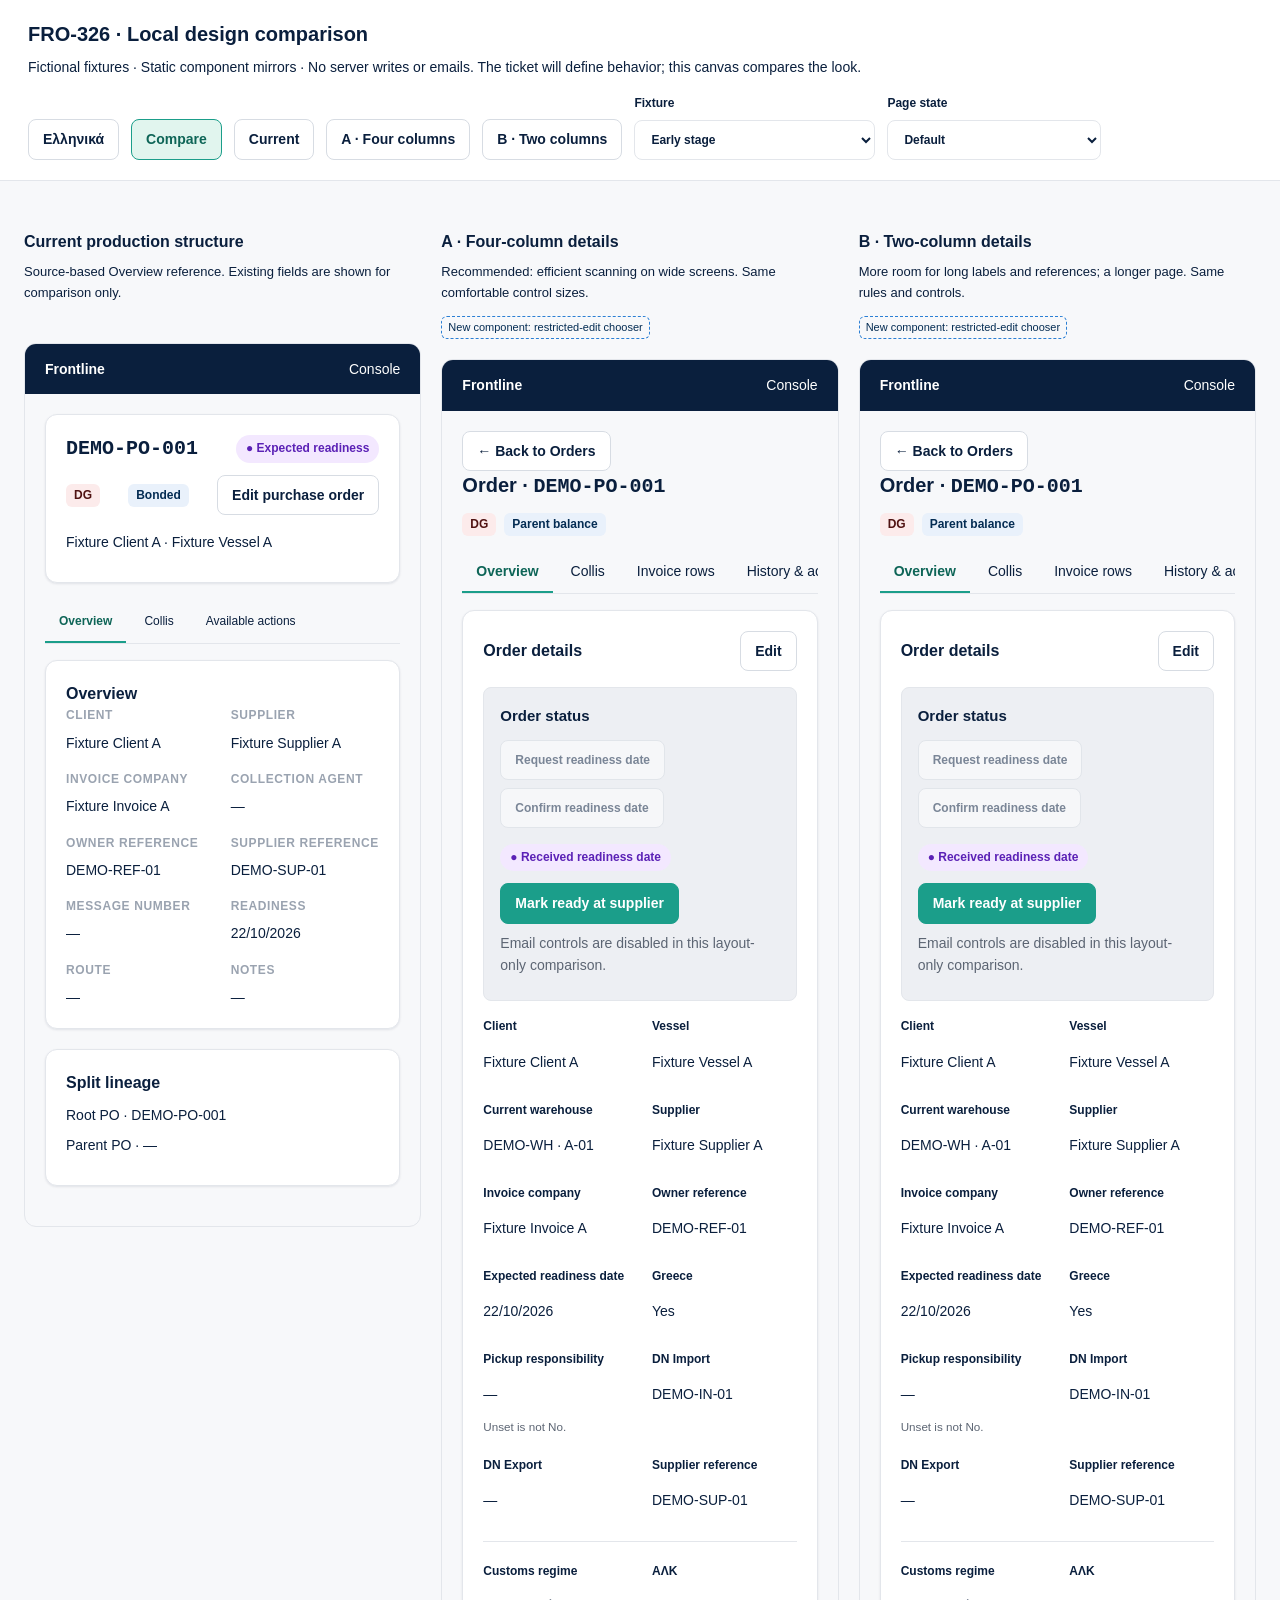
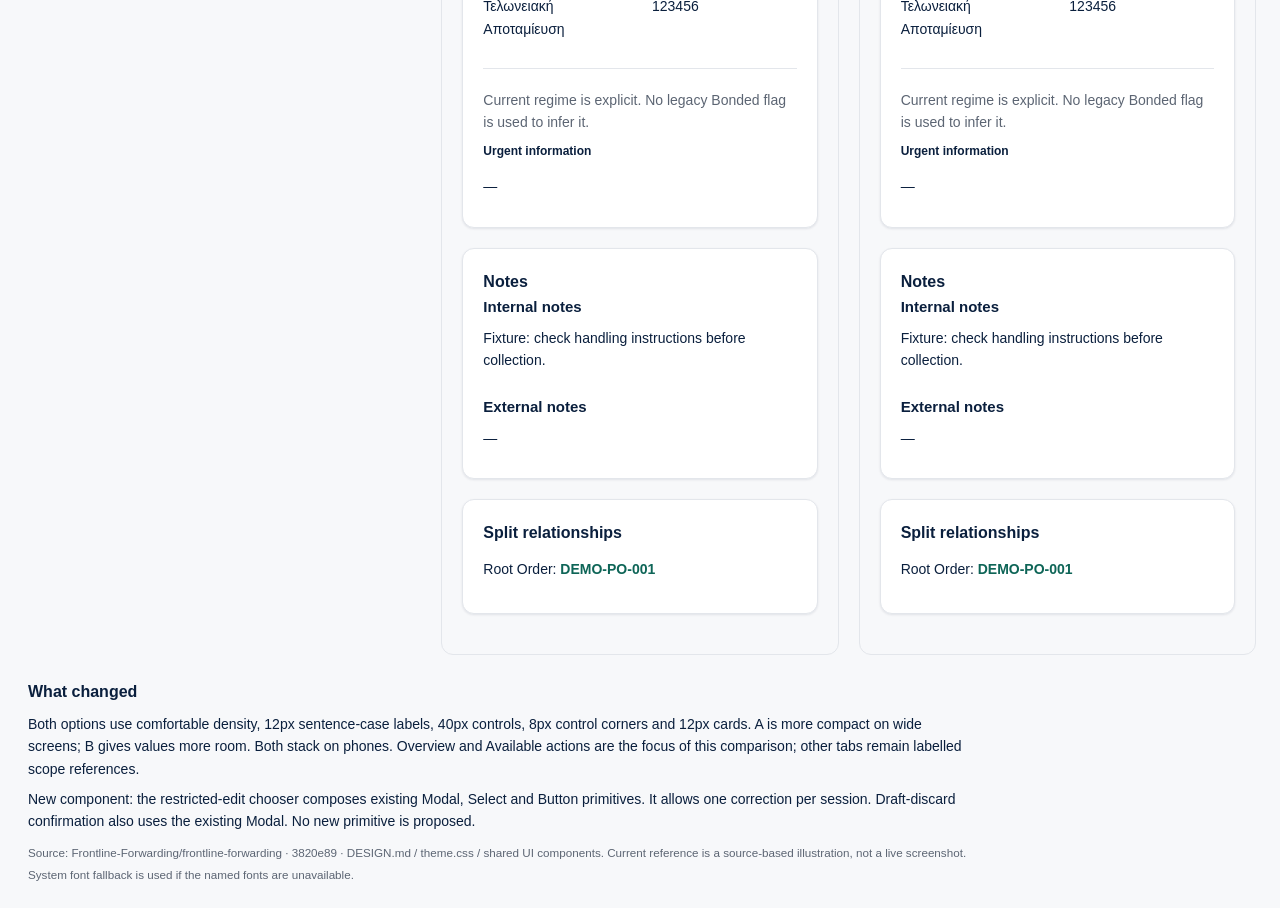
<file: previews/fro326-comparison/index.html>
<!doctype html>
<html lang="en"><head><meta charset="utf-8"><meta name="viewport" content="width=device-width,initial-scale=1"><title>FRO-326 · Local design comparison</title>
<style>
:root{--canvas:#f7f8fa;--surface:#fff;--surface-2:#edeff3;--fg:#0a1f3d;--muted:#5c6573;--border:#e3e6eb;--strong:#d7dce3;--accent:#1b9e8a;--accent-active:#0e6557;--danger:#501313;--danger-bg:#fcebeb;--info:#042c53;--info-bg:#e9f1fb;--shadow:0 1px 2px rgb(10 31 61 / .04),0 1px 3px rgb(10 31 61 / .06)}
*{box-sizing:border-box}body{margin:0;background:var(--canvas);color:var(--fg);font:14px/1.6 'Plus Jakarta Sans','Segoe UI',sans-serif}button,input,select,textarea{font:inherit;color:inherit}button{cursor:pointer;border:1px solid var(--strong);border-radius:8px;background:var(--surface);min-height:40px;padding:8px 14px;font-weight:600}button:hover{background:var(--canvas)}button:disabled{opacity:.5;cursor:not-allowed}button.primary{background:var(--accent);color:white;border-color:var(--accent)}button.danger{background:#d33c3c;color:white}input,select{height:40px;width:100%;border:1px solid var(--border);border-radius:8px;padding:0 12px;background:var(--surface)}input:disabled{background:var(--surface-2);color:var(--muted)}textarea{width:100%;min-height:80px;border:1px solid var(--border);border-radius:8px;padding:8px 12px}label,.label{display:block;font-size:12px;font-weight:600;margin-bottom:6px}h1{font-size:20px;line-height:28px;margin:0}h2{font-size:16px;margin:0}h3{font-size:15px;margin:0}p{margin:8px 0}small,.muted{color:var(--muted)}:focus-visible{outline:2px solid var(--accent);outline-offset:3px}.review{padding:20px 28px;background:var(--surface);border-bottom:1px solid var(--border)}.toolbar{display:flex;flex-wrap:wrap;align-items:end;gap:12px;margin-top:16px}.toolbar label{margin:0;min-width:140px}.toolbar select{margin-top:6px}.toolbar button[aria-pressed=true]{border-color:var(--accent);color:var(--accent-active);background:#e1f5ee}.compare{padding:24px;display:grid;grid-template-columns:repeat(3,minmax(0,1fr));gap:20px}.compare.single{grid-template-columns:minmax(0,1fr);max-width:1440px;margin:auto}.artboard{min-width:0}.artboard>header{padding:16px 0;min-height:130px}.artboard>header p{font-size:13px}.frame{border:1px solid var(--border);border-radius:12px;overflow:hidden;background:var(--canvas)}.chrome{background:var(--fg);color:white;padding:14px 20px;display:flex;justify-content:space-between;gap:12px}.shell{display:grid;grid-template-columns:150px minmax(0,1fr)}aside{background:var(--fg);color:#9db6d4;padding:16px 12px}aside div{padding:10px 8px}aside .active{background:#16365f;color:white;border-radius:8px}main{padding:20px;min-width:0}.heading,.row{display:flex;align-items:center;justify-content:space-between;gap:12px;flex-wrap:wrap}.badges{display:flex;gap:8px;flex-wrap:wrap}.badge{font-size:12px;border-radius:6px;padding:2px 8px;background:var(--info-bg);color:var(--info);font-weight:600}.dg{background:var(--danger-bg);color:var(--danger)}.status{background:#f3e8ff;color:#5b21b6;border-radius:999px;padding:4px 10px;font-size:12px;font-weight:600}.late{background:#eef2ff;color:#3730a3}.tabs{display:flex;overflow:auto;border-bottom:1px solid var(--border);margin:16px 0;gap:4px}.tabs button{border:0;border-radius:0;background:transparent;white-space:nowrap;font-weight:400;border-bottom:2px solid transparent}.tabs button.active{color:var(--accent-active);border-color:var(--accent);font-weight:600}.card{border:1px solid var(--border);border-radius:12px;background:var(--surface);padding:20px;box-shadow:var(--shadow);margin-bottom:20px}.card>.row{margin-bottom:16px}.subcard{border:1px solid var(--border);border-radius:8px;padding:16px;background:var(--surface-2);margin:16px 0}.subcard .row+ .row{margin-top:16px}.grid{display:grid;grid-template-columns:repeat(4,minmax(0,1fr));gap:18px 24px}.b .grid,.current .grid{grid-template-columns:repeat(2,minmax(0,1fr))}.field{min-width:0}.value{overflow-wrap:anywhere;min-height:40px;padding:8px 0}.customs{display:grid;grid-template-columns:1fr 1fr;gap:24px;border-top:1px solid var(--border);border-bottom:1px solid var(--border);padding:20px 0;margin:20px 0}.mono{font-family:'JetBrains Mono',Consolas,monospace}.note{font-size:12px;color:var(--info);background:var(--info-bg);padding:10px 12px;border-radius:8px}.new{display:inline-block;font-size:11px;color:var(--info);border:1px dashed #2b7fd4;padding:2px 6px;border-radius:6px;margin:4px 0}.actions{display:flex;gap:8px;flex-wrap:wrap}.actions button{font-size:12px;white-space:normal}.footer{display:flex;justify-content:flex-end;gap:8px;margin-top:20px}.current .label{text-transform:uppercase;color:#9aa3b0;letter-spacing:.05em}.current .overview{display:grid;grid-template-columns:1fr 1fr;gap:20px}.current .overview .card{min-width:0}.current .grid{gap:16px}.state{padding:40px 20px;text-align:center}.comparison-note{max-width:1000px;padding:0 28px 24px}.two-notes{display:grid;gap:16px}.samplelink{border:0;color:var(--accent-active);padding:0;background:none;min-height:32px}.current .tabs button{font-size:12px}dialog{border:1px solid var(--border);border-radius:16px;padding:24px;max-width:min(520px,calc(100vw - 32px));color:var(--fg);box-shadow:0 24px 48px -12px rgb(6 20 37 / .28)}dialog::backdrop{background:rgb(6 20 37 / .5)}dialog .footer{flex-wrap:wrap}.compare:not(.single) .shell{grid-template-columns:1fr}.compare:not(.single) aside{display:none}.compare:not(.single) .grid,.compare:not(.single) .current .overview{grid-template-columns:1fr 1fr}.compare:not(.single) .current .overview{display:block}#announcement{padding:0 28px;color:var(--accent-active)}
@media(max-width:1100px){.compare{grid-template-columns:1fr}.shell{grid-template-columns:1fr}aside{display:none}.grid{grid-template-columns:repeat(2,minmax(0,1fr))}.artboard>header{min-height:auto}.current .overview{display:block}}
@media(max-width:600px){.review{padding:16px}.compare{padding:12px}.grid,.b .grid,.current .grid,.customs,.compare:not(.single) .grid{grid-template-columns:1fr}main{padding:12px}.card{padding:20px}.toolbar{gap:8px}.toolbar label{width:100%}.chrome{padding:12px}.comparison-note{padding:16px}.footer button{flex:1}.tabs{max-width:100%}.subcard{padding:12px}}
@media(prefers-reduced-motion:reduce){*{scroll-behavior:auto!important}}
</style></head><body>
<header class="review"><h1>FRO-326 · <span data-en="Local design comparison" data-el="Τοπική σύγκριση σχεδιασμού"></span></h1><p data-en="Fictional fixtures · Static component mirrors · No server writes or emails. The ticket will define behavior; this canvas compares the look." data-el="Εικονικά δεδομένα · Στατικά πρότυπα στοιχείων · Χωρίς αποθήκευση ή email. Το ticket ορίζει τη λειτουργία· εδώ συγκρίνουμε την εμφάνιση."></p>
<div class="toolbar"><button id="lang">Ελληνικά</button><button data-view="all" data-en="Compare" data-el="Σύγκριση">Compare</button><button data-view="current" data-en="Current" data-el="Τρέχουσα">Current</button><button data-view="a" data-en="A · Four columns" data-el="Α · Τέσσερις στήλες">A · Four columns</button><button data-view="b" data-en="B · Two columns" data-el="Β · Δύο στήλες">B · Two columns</button><label><span data-en="Fixture" data-el="Παράδειγμα"></span><select id="scenario"><option value="early" data-en="Early stage" data-el="Αρχικό στάδιο">Early stage</option><option value="late" data-en="Shipped · restricted editing" data-el="Σε μεταφορά · περιορισμένη επεξεργασία">Shipped · restricted editing</option></select></label><label><span data-en="Page state" data-el="Κατάσταση σελίδας"></span><select id="state"><option value="default" data-en="Default" data-el="Κανονική">Default</option><option value="loading" data-en="Loading" data-el="Φόρτωση">Loading</option><option value="empty" data-en="Unavailable record" data-el="Μη διαθέσιμη εγγραφή">Unavailable record</option><option value="error" data-en="Error" data-el="Σφάλμα">Error</option></select></label></div></header>
<p id="announcement" role="status"></p><div id="boards" class="compare"></div>
<section class="comparison-note"><h2 data-en="What changed" data-el="Τι άλλαξε"></h2><p data-en="Both options use comfortable density, 12px sentence-case labels, 40px controls, 8px control corners and 12px cards. A is more compact on wide screens; B gives values more room. Both stack on phones. Overview and Available actions are the focus of this comparison; other tabs remain labelled scope references." data-el="Και οι δύο επιλογές χρησιμοποιούν άνετη πυκνότητα, ετικέτες 12px, πεδία 40px και ακτίνες 8px/12px. Η Α είναι πιο συμπαγής· η Β δίνει περισσότερο χώρο. Στο κινητό εμφανίζονται σε μία στήλη. Η σύγκριση εστιάζει στην Επισκόπηση και τις Διαθέσιμες ενέργειες."></p><p data-en="New component: the restricted-edit chooser composes existing Modal, Select and Button primitives. It allows one correction per session. Draft-discard confirmation also uses the existing Modal. No new primitive is proposed." data-el="Νέο στοιχείο: επιλογή περιορισμένης διόρθωσης με τα υπάρχοντα Modal, Select και Button. Μία διόρθωση ανά επεξεργασία. Η επιβεβαίωση απόρριψης χρησιμοποιεί επίσης Modal. Δεν προτείνεται νέο βασικό στοιχείο."></p><small>Source: Frontline-Forwarding/frontline-forwarding · 3820e89 · DESIGN.md / theme.css / shared UI components. Current reference is a source-based illustration, not a live screenshot. System font fallback is used if the named fonts are unavailable.</small></section>
<dialog id="modal" aria-labelledby="dialog-title"><h2 id="dialog-title"></h2><div id="dialog-body"></div><div id="dialog-actions" class="footer"></div></dialog>
<script>
const params=new URLSearchParams(location.search);let lang=params.get('lang')==='el'?'el':'en',view=params.get('view')||'all',scenario=params.get('scenario')==='late'?'late':'early',pageState=['loading','empty','error'].includes(params.get('state'))?params.get('state'):'default';
const sessions={a:{tab:0,mode:null,dirty:false,pickup:'',alk:'123456',invoice:'Fixture Invoice A',reference:'DEMO-REF-01'},b:{tab:0,mode:null,dirty:false,pickup:'',alk:'123456',invoice:'Fixture Invoice A',reference:'DEMO-REF-01'}};
const t=(en,el)=>lang==='en'?en:el;const esc=x=>String(x).replace(/[&<>"']/g,c=>({'&':'&amp;','<':'&lt;','>':'&gt;','"':'&quot;',"'":'&#39;'}[c]));
const tabs=()=>[t('Overview','Επισκόπηση'),t('Collis','Κόλλι'),t('Invoice rows','Γραμμές τιμολογίου'),t('History & activity','Ιστορικό & δραστηριότητα'),t('Documents','Έγγραφα'),t('Available actions','Διαθέσιμες ενέργειες')];
function field(id,label,value,key,editable=false){let s=sessions[id];return `<div class="field"><label for="${id}-${key}">${label}</label>${editable?`<input id="${id}-${key}" data-key="${key}" data-board="${id}" value="${esc(value)}">`:`<div class="value" id="${id}-${key}">${esc(value||'—')}</div>`}</div>`}
function modal(title,body,buttons){let d=document.querySelector('#modal');document.querySelector('#dialog-title').textContent=title;document.querySelector('#dialog-body').innerHTML=body;let a=document.querySelector('#dialog-actions');a.replaceChildren();buttons.forEach(([label,fn,cls])=>{let b=document.createElement('button');b.textContent=label;b.className=cls||'';b.onclick=()=>{d.close();fn?.()};a.append(b)});d.showModal()}
function announce(message){document.querySelector('#announcement').textContent=message}
function leave(id){let s=sessions[id];if(s?.dirty){modal(t('Discard unsaved changes?','Απόρριψη μη αποθηκευμένων αλλαγών;'),`<p>${t('Leaving this Order discards its open drafts. Switching tabs or language keeps them.','Η έξοδος απορρίπτει τις ανοιχτές αλλαγές. Η αλλαγή καρτέλας ή γλώσσας τις διατηρεί.')}</p>`,[[t('Keep editing','Συνέχεια επεξεργασίας')],[t('Discard and leave','Απόρριψη και έξοδος'),()=>{reset(id);render();announce(t('Navigation simulated. No record changed.','Προσομοίωση πλοήγησης. Καμία αλλαγή εγγραφής.'))},'danger']])}else announce(t('Navigation simulated. No record changed.','Προσομοίωση πλοήγησης. Καμία αλλαγή εγγραφής.'))}
function reset(id){Object.assign(sessions[id],{mode:null,dirty:false,pickup:'',alk:'123456',invoice:'Fixture Invoice A',reference:'DEMO-REF-01'})}
function edit(id){let s=sessions[id];if(scenario==='late'){modal(t('Choose a correction','Επιλογή διόρθωσης'),`<span class="new">${t('New component','Νέο στοιχείο')}</span><p>${t('One correction per session. All unrelated fields stay locked.','Μία διόρθωση ανά επεξεργασία. Τα υπόλοιπα πεδία παραμένουν κλειδωμένα.')}</p>`,[[t('Cancel','Ακύρωση')],[t('Invoice company','Εταιρεία τιμολόγησης'),()=>{s.mode='invoice';render()}],[t('ΑΛΚ','ΑΛΚ'),()=>{s.mode='alk';render()}]])}else{s.mode='ordinary';render()}}
function save(id){let s=sessions[id];modal(t('Review local changes','Έλεγχος τοπικών αλλαγών'),`<p>${t('This is a visual review only. Production must obtain the authorized impact and validation result before saving.','Οπτικός έλεγχος μόνο. Η παραγωγή πρέπει να λάβει τον εξουσιοδοτημένο έλεγχο επιπτώσεων και εγκυρότητας πριν την αποθήκευση.')}</p><p>${s.mode==='alk'?t('ΑΛΚ correction: show all affected Orders in the shared registration before confirmation.','Διόρθωση ΑΛΚ: εμφάνιση όλων των επηρεαζόμενων παραγγελιών πριν την επιβεβαίωση.'):s.mode==='invoice'?t('Invoice company: show protected-document conflicts and the proposed regrouping before confirmation.','Εταιρεία τιμολόγησης: εμφάνιση συγκρούσεων εγγράφων και αναομαδοποίησης πριν την επιβεβαίωση.'):t('Readiness or customs changes may require their own review, even when status is unchanged.','Αλλαγές ετοιμότητας ή τελωνειακού καθεστώτος μπορεί να απαιτούν έλεγχο ακόμη και χωρίς αλλαγή κατάστασης.')}</p>`,[[t('Back to editing','Επιστροφή στην επεξεργασία')],[t('Finish demonstration','Τέλος επίδειξης'),()=>{s.mode=null;s.dirty=false;render();announce(t('Local demonstration completed; nothing was persisted.','Η τοπική επίδειξη ολοκληρώθηκε· δεν αποθηκεύτηκε τίποτα.'))},'primary']])}
function status(id){return `<div class="subcard"><div class="row"><h3>${t('Order status','Κατάσταση παραγγελίας')}</h3><div class="actions"><button disabled>${t('Request readiness date','Αίτημα ημερομηνίας')}</button><button disabled>${t('Confirm readiness date','Επιβεβαίωση ημερομηνίας')}</button></div></div><div class="row"><span class="status ${scenario==='late'?'late':''}">● ${scenario==='late'?t('Shipped','Σε μεταφορά'):t('Received readiness date','Λήφθηκε ημερομηνία ετοιμότητας')}</span><button data-action="demo" class="primary">${scenario==='late'?t('Open shipment','Άνοιγμα αποστολής'):t('Mark ready at supplier','Έτοιμα στον προμηθευτή')}</button></div><p class="muted">${scenario==='late'?t('Readiness emails are not applicable after shipment.','Τα email ετοιμότητας δεν εφαρμόζονται μετά την αποστολή.'):t('Email controls are disabled in this layout-only comparison.','Τα email είναι ανενεργά σε αυτή την οπτική σύγκριση.')}</p></div>`}
function overview(id){let s=sessions[id],ordinary=s.mode==='ordinary';return `<section class="card"><div class="row"><h2>${t('Order details','Στοιχεία παραγγελίας')}</h2>${s.mode?`<span class="badge">${t('Editing','Επεξεργασία')}</span>`:`<button data-action="edit">${t('Edit','Επεξεργασία')}</button>`}</div>${scenario==='late'?`<span class="new">${t('New component · restricted-edit chooser','Νέο στοιχείο · επιλογή διόρθωσης')}</span><p class="note">${t('Invoice company or ΑΛΚ only. One correction per session.','Μόνο εταιρεία τιμολόγησης ή ΑΛΚ. Μία διόρθωση ανά επεξεργασία.')}</p>`:''}${status(id)}<div class="grid">${field(id,t('Client','Πελάτης'),'Fixture Client A','client')}${field(id,t('Vessel','Πλοίο'),'Fixture Vessel A','vessel')}${field(id,t('Current warehouse','Τρέχουσα αποθήκη'),'DEMO-WH · A-01','warehouse')}${field(id,t('Supplier','Προμηθευτής'),'Fixture Supplier A','supplier')}${field(id,t('Invoice company','Εταιρεία τιμολόγησης'),s.invoice,'invoice',s.mode==='invoice')}${field(id,t('Owner reference','Αναφορά πελάτη'),s.reference,'reference',ordinary)}${field(id,t('Expected readiness date','Αναμενόμενη ετοιμότητα'),'22/10/2026','date')}${field(id,t('Greece','Ελλάδα'),t('Yes','Ναι'),'greece')}<div class="field"><label for="${id}-pickup">${t('Pickup responsibility','Ευθύνη παραλαβής')}</label>${ordinary?`<select id="${id}-pickup" data-board="${id}" data-key="pickup"><option value="" ${!s.pickup?'selected':''}>${t('Not recorded','Δεν έχει καταγραφεί')}</option><option value="yes" ${s.pickup==='yes'?'selected':''}>${t('Yes','Ναι')}</option><option value="no" ${s.pickup==='no'?'selected':''}>${t('No','Όχι')}</option></select>`:`<div class="value">${s.pickup==='yes'?t('Yes','Ναι'):s.pickup==='no'?t('No','Όχι'):'—'}</div>`}<small>${t('Unset is not No.','Το κενό δεν σημαίνει Όχι.')}</small></div>${field(id,'DN Import','DEMO-IN-01','dnin')}${field(id,'DN Export','—','dnout')}${field(id,t('Supplier reference','Αναφορά προμηθευτή'),'DEMO-SUP-01','supref')}</div><div class="customs">${field(id,t('Customs regime','Τελωνειακό καθεστώς'),'Τελωνειακή Αποταμίευση','regime')}${field(id,'ΑΛΚ',s.alk,'alk',s.mode==='alk')}</div><p class="muted">${t('Current regime is explicit. No legacy Bonded flag is used to infer it.','Το τρέχον καθεστώς είναι ρητό. Δεν προκύπτει από παλιές ενδείξεις Bonded.')}</p>${field(id,t('Urgent information','Πληροφορίες επείγοντος'),'—','urgent')}${s.mode?`<div class="footer"><button data-action="cancel">${t('Cancel','Ακύρωση')}</button><button data-action="save" class="primary">${t('Review changes','Έλεγχος αλλαγών')}</button></div>`:''}</section><section class="card"><h2>${t('Notes','Σημειώσεις')}</h2><div class="two-notes"><div><h3>${t('Internal notes','Εσωτερικές σημειώσεις')}</h3><p>${t('Fixture: check handling instructions before collection.','Παράδειγμα: έλεγχος οδηγιών πριν την παραλαβή.')}</p></div><div><h3>${t('External notes','Εξωτερικές σημειώσεις')}</h3><p>—</p></div></div></section><section class="card"><h2>${t('Split relationships','Σχέσεις διαχωρισμών')}</h2><p>${t('Root Order','Αρχική παραγγελία')}: <button class="samplelink" data-action="leave">DEMO-PO-001</button></p></section>`}
function current(){return `<section class="card"><div class="row"><h1 class="mono">DEMO-PO-001</h1><span class="status">● ${t('Expected readiness','Αναμενόμενη ετοιμότητα')}</span><span class="badge dg">DG</span><span class="badge">Bonded</span><button data-action="demo">${t('Edit purchase order','Επεξεργασία παραγγελίας')}</button></div><p>Fixture Client A · Fixture Vessel A</p></section><div class="tabs"><button class="active">${t('Overview','Επισκόπηση')}</button><button>${t('Collis','Κόλλι')}</button><button>${t('Available actions','Διαθέσιμες ενέργειες')}</button></div><div class="overview"><section class="card"><h2>${t('Overview','Επισκόπηση')}</h2><div class="grid">${[['Client','Fixture Client A'],['Supplier','Fixture Supplier A'],['Invoice company','Fixture Invoice A'],['Collection agent','—'],['Owner reference','DEMO-REF-01'],['Supplier reference','DEMO-SUP-01'],['Message number','—'],['Readiness','22/10/2026'],['Route','—'],['Notes','—']].map(([k,v])=>`<div><div class="label">${esc(k)}</div><div>${esc(v)}</div></div>`).join('')}</div></section><section class="card"><h2>${t('Split lineage','Γενεαλογία διαχωρισμών')}</h2><p>Root PO · DEMO-PO-001</p><p>Parent PO · —</p></section></div>`}
function render(){document.documentElement.lang=lang;document.querySelectorAll('[data-en]').forEach(e=>e.textContent=e.dataset[lang]);document.querySelector('#lang').textContent=lang==='en'?'Ελληνικά':'English';document.querySelector('#scenario').value=scenario;document.querySelector('#state').value=pageState;document.querySelectorAll('[data-view]').forEach(b=>b.setAttribute('aria-pressed',b.dataset.view===view));let boards=document.querySelector('#boards');boards.className='compare'+(view==='all'?'':' single');boards.innerHTML=['current','a','b'].filter(id=>view==='all'||id===view).map(id=>{let s=sessions[id];let title=id==='current'?t('Current production structure','Τρέχουσα δομή παραγωγής'):id==='a'?t('A · Four-column details','Α · Τέσσερις στήλες'):t('B · Two-column details','Β · Δύο στήλες');let note=id==='current'?t('Source-based Overview reference. Existing fields are shown for comparison only.','Επισκόπηση από τον πηγαίο κώδικα. Τα παλιά πεδία εμφανίζονται μόνο για σύγκριση.'):id==='a'?t('Recommended: efficient scanning on wide screens. Same comfortable control sizes.','Πρόταση: γρήγορη ανάγνωση σε μεγάλη οθόνη. Άνετα πεδία ίδιου μεγέθους.'):t('More room for long labels and references; a longer page. Same rules and controls.','Περισσότερος χώρος για ετικέτες και αναφορές· μεγαλύτερη σελίδα. Ίδιοι κανόνες και πεδία.');let content=pageState!=='default'?`<section class="card state"><h2>${pageState==='loading'?t('Loading Order…','Φόρτωση παραγγελίας…'):pageState==='empty'?t('Order unavailable','Η παραγγελία δεν είναι διαθέσιμη'):t('Order could not be loaded','Αδυναμία φόρτωσης παραγγελίας')}</h2>${pageState==='error'?`<button data-action="retry">${t('Retry','Επανάληψη')}</button>`:''}</section>`:id==='current'?current():`<div class="heading"><h1>${t('Order','Παραγγελία')} · <span class="mono">DEMO-PO-001</span></h1><div class="badges"><span class="badge dg">DG</span><span class="badge">${t('Parent balance','Υπόλοιπο γονικής')}</span></div></div><div class="tabs">${tabs().map((x,i)=>`<button data-tab="${i}" class="${s.tab===i?'active':''}">${x}</button>`).join('')}</div>${s.tab===0?overview(id):s.tab===5?[t('Request readiness date','Αίτημα ημερομηνίας ετοιμότητας'),t('Confirm readiness date','Επιβεβαίωση ημερομηνίας ετοιμότητας'),t('Create supplier invoice','Δημιουργία τιμολογίου προμηθευτή'),t('Entry Note','Δελτίο Εισόδου')].map(x=>`<section class="card"><h2>${x}</h2><p class="muted">${t('Layout reference · production eligibility comes from the linked contract.','Οπτική αναφορά · η διαθεσιμότητα ορίζεται από το σχετικό ticket.')}</p><button data-action="demo">${x}</button></section>`).join(''):`<section class="card"><h2>${tabs()[s.tab]}</h2><p>${t('Retained scope. Detailed interactions will be included in the selected-direction preview.','Το περιεχόμενο διατηρείται. Οι λεπτομέρειες θα περιληφθούν στην προεπισκόπηση της επιλεγμένης κατεύθυνσης.')}</p></section>`}`;return `<article class="artboard ${id}" data-id="${id}"><header><h2>${title}</h2><p>${note}</p>${id!=='current'?`<span class="new">${t('New component: restricted-edit chooser','Νέο στοιχείο: επιλογή διόρθωσης')}</span>`:''}</header><div class="frame"><div class="chrome"><strong>Frontline</strong><span>${t('Console','Κονσόλα')}</span></div><div class="shell"><aside><div>${t('Dashboard','Πίνακας ελέγχου')}</div><div class="active">${t('Purchase orders','Παραγγελίες')}</div><div>${t('Shipments','Αποστολές')}</div><div>${t('Warehouses','Αποθήκες')}</div></aside><main>${id!=='current'?`<button data-action="leave">← ${t('Back to Orders','Επιστροφή στις παραγγελίες')}</button>`:''}${content}</main></div></div></article>`}).join('')}
document.addEventListener('input',e=>{if(e.target.dataset.key){let s=sessions[e.target.dataset.board];s[e.target.dataset.key]=e.target.value;s.dirty=true}});
document.addEventListener('click',e=>{let b=e.target.closest('button');if(!b)return;if(b.dataset.view){view=b.dataset.view;render();return}let id=b.closest('[data-id]')?.dataset.id,action=b.dataset.action;if(b.dataset.tab!==undefined){sessions[id].tab=Number(b.dataset.tab);render()}if(action==='edit')edit(id);if(action==='cancel'){reset(id);render()}if(action==='save')save(id);if(action==='leave')leave(id);if(action==='retry'){pageState='default';render()}if(action==='demo')announce(t('Design-only action. No navigation, save or email was performed.','Ενέργεια επίδειξης. Δεν έγινε πλοήγηση, αποθήκευση ή email.'))});
document.querySelector('#lang').onclick=()=>{lang=lang==='en'?'el':'en';render()};document.querySelector('#scenario').onchange=e=>{if(Object.values(sessions).some(s=>s.dirty)){e.target.value=scenario;announce(t('Finish or cancel the open draft before changing the review fixture.','Ολοκληρώστε ή ακυρώστε τις αλλαγές πριν αλλάξετε παράδειγμα.'));return}scenario=e.target.value;Object.keys(sessions).forEach(reset);render()};document.querySelector('#state').onchange=e=>{pageState=e.target.value;render()};window.addEventListener('beforeunload',e=>{if(Object.values(sessions).some(s=>s.dirty)){e.preventDefault();e.returnValue=''}});render();
</script></body></html>
</file>
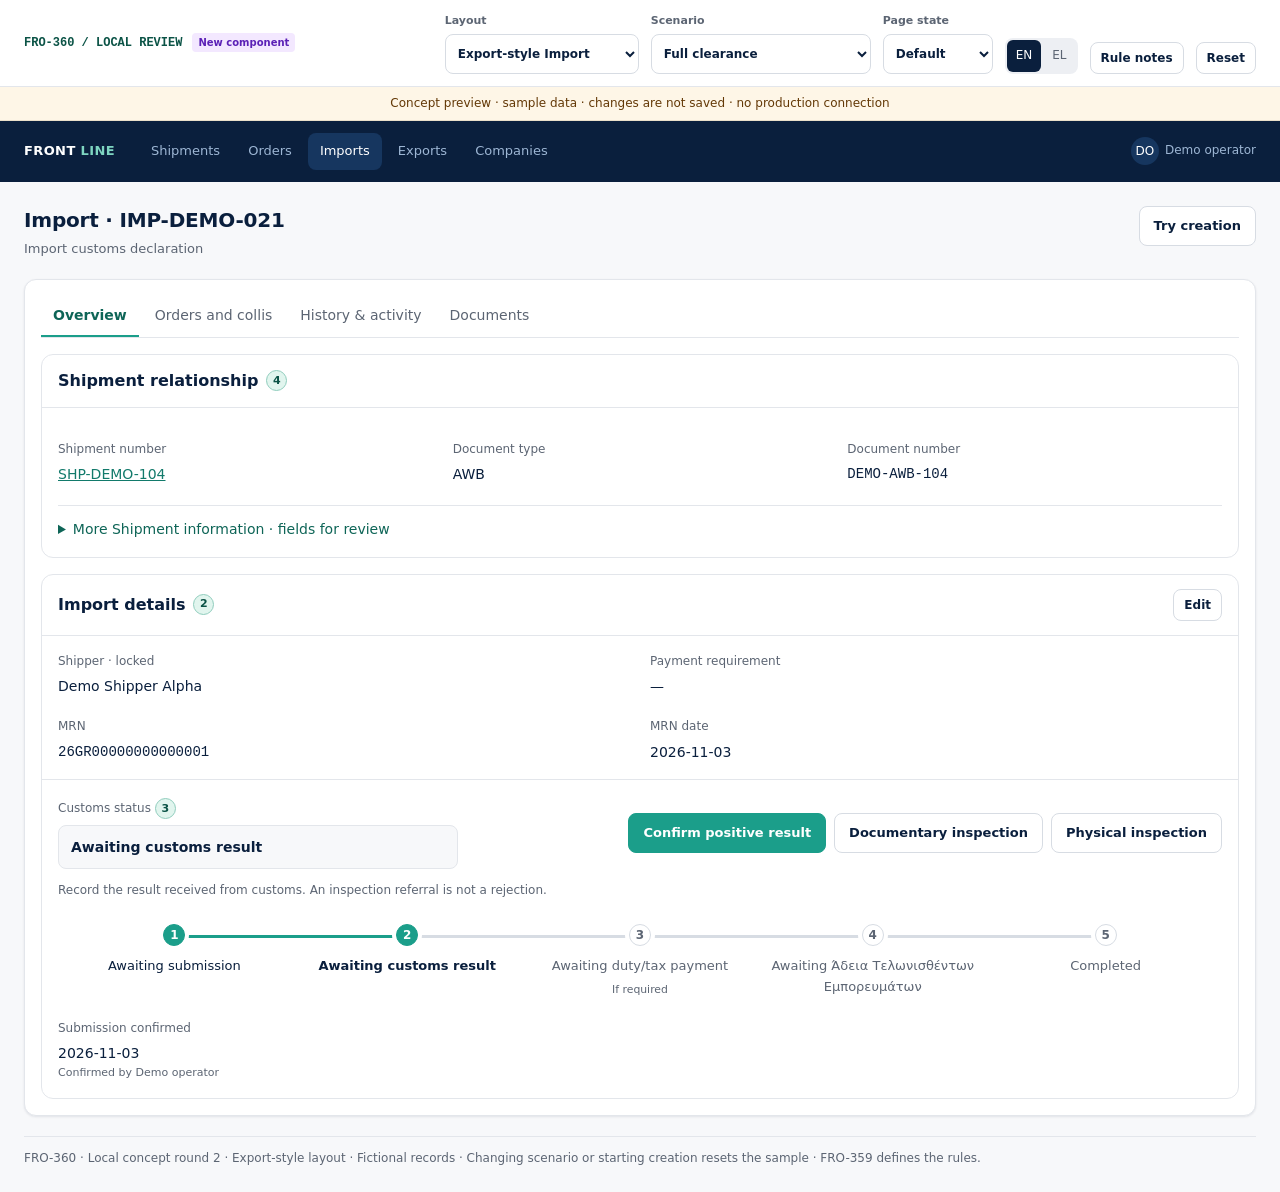
<file: previews/fro360/index.html>
<!DOCTYPE html>
<html lang="en"><head><meta charset="UTF-8"><meta name="viewport" content="width=device-width,initial-scale=1"><meta name="color-scheme" content="light"><link rel="icon" href="data:,"><title>FRO-360 · Import concept review</title><style>:root{--canvas:#f7f8fa;--surface:#fff;--surface2:#edeff3;--fg:#0a1f3d;--muted:#5c6573;--subtle:#9aa3b0;--navy:#0a1f3d;--navy2:#16365f;--accent:#1b9e8a;--accent-hover:#127a6b;--accent-bg:#e1f5ee;--accent-fg:#0b5346;--border:#e3e6eb;--border2:#d7dce3;--warning-bg:#fef6e7;--warning-fg:#633806;--info-bg:#e9f1fb;--info-fg:#042c53;--danger-bg:#fcebeb;--danger-fg:#501313;--success-bg:#e9f6ee;--success-fg:#14532d;--shadow:0 1px 2px #0a1f3d0a,0 1px 3px #0a1f3d0f;--sans:'Plus Jakarta Sans',ui-sans-serif,system-ui,-apple-system,'Segoe UI',Roboto,Helvetica,Arial,sans-serif;--mono:'JetBrains Mono',ui-monospace,'Cascadia Code',Consolas,monospace}
*{box-sizing:border-box}body{margin:0;background:var(--canvas);color:var(--fg);font:14px/1.6 var(--sans);-webkit-font-smoothing:antialiased}h1,h2,h3,p{margin:0}h1{font-size:20px;line-height:1.4;font-weight:600;letter-spacing:-.01em}h2{font-size:16px;line-height:1.5;font-weight:600}h3{font-size:14px;font-weight:600}button,input,select,textarea{font:inherit}button,a,input,select,textarea{-webkit-tap-highlight-color:transparent}button{cursor:pointer}button:disabled{cursor:not-allowed;opacity:.48}button:focus-visible,a:focus-visible,summary:focus-visible{outline:3px solid var(--accent);outline-offset:3px}input:focus,select:focus,textarea:focus{outline:none;border-color:var(--accent);box-shadow:0 0 0 3px #1b9e8a26}a{color:var(--accent-hover)}.skip{position:absolute;top:-80px;background:white;padding:12px;z-index:100}.skip:focus{top:0}.mono{font-family:var(--mono);font-variant-numeric:tabular-nums}.muted{color:var(--muted)}.small{font-size:12px}.overline{font-size:11px;letter-spacing:.07em;text-transform:uppercase;font-weight:600;color:var(--muted)}.stack{display:flex;flex-direction:column;gap:16px;min-width:0}.row{display:flex;align-items:center;gap:10px;flex-wrap:wrap}.between{justify-content:space-between}.grow{flex:1}.nowrap{white-space:nowrap}.spaced{margin-top:16px}.hidden{display:none!important}
.review-bar{background:#fff;border-bottom:1px solid var(--border);padding:12px 24px}.review-top{max-width:1552px;margin:auto;display:flex;align-items:center;justify-content:space-between;gap:12px;flex-wrap:wrap}.review-id{font:600 12px var(--mono);color:var(--accent-fg)}.review-controls{display:flex;gap:12px;align-items:end;flex-wrap:wrap}.review-controls label{font-size:11px;font-weight:600;color:var(--muted);display:flex;gap:4px;flex-direction:column}.review-controls select{height:32px;padding:3px 26px 3px 8px;font-size:12px;max-width:220px}.review-controls button{min-height:32px;font-size:12px}.lang{display:flex;gap:2px;align-self:end;background:var(--surface2);border-radius:8px;padding:2px}.lang button{border:0;background:transparent;padding:4px 9px;border-radius:6px;color:var(--muted)}.lang button.active{background:var(--navy);color:#fff}.preview-notice{background:var(--warning-bg);color:var(--warning-fg);border-bottom:1px solid #eadfca;padding:7px 24px;font-size:12px;text-align:center}.chrome{background:var(--navy);color:#fff}.chrome-inner{max-width:1600px;padding:12px 24px;margin:auto;display:flex;align-items:center;gap:24px}.brand{font-size:13px;letter-spacing:.03em;font-weight:700;white-space:nowrap}.brand span{color:#7ed5c1}.nav{display:flex;gap:4px;flex:1;overflow-x:auto}.nav button{border:0;background:none;color:#9db6d4;border-radius:8px;padding:8px 12px;white-space:nowrap;font-size:13px}.nav button.active{background:var(--navy2);color:#fff}.user{font-size:12px;color:#9db6d4;white-space:nowrap}.avatar{width:28px;height:28px;background:var(--navy2);border-radius:50%;display:inline-grid;place-items:center;color:#fff;margin-right:6px}
main{max-width:1600px;margin:auto;padding:24px}.page-top{display:flex;align-items:flex-start;justify-content:space-between;gap:16px;margin-bottom:20px}.breadcrumbs{font-size:12px;color:var(--muted);margin-bottom:7px}.titleline{display:flex;gap:12px;align-items:center;flex-wrap:wrap}.subtitle{font-size:13px;color:var(--muted);margin-top:5px;max-width:850px}.direction-note{border:1px solid var(--border);border-radius:8px;background:#fff;padding:10px 14px;display:flex;gap:12px;align-items:center;margin-bottom:16px}.direction-letter{width:28px;height:28px;flex:0 0 auto;border-radius:6px;background:var(--accent-bg);color:var(--accent-fg);display:grid;place-items:center;font-weight:700}.new{display:inline-flex;align-items:center;padding:2px 6px;background:#f3e8ff;color:#5b21b6;border-radius:4px;font-size:10px;font-weight:600;line-height:1.5;vertical-align:middle}.marker{width:21px;height:21px;border:1px solid #90cdbd;background:var(--accent-bg);color:var(--accent-fg);border-radius:50%;font-size:11px;font-weight:600;display:inline-grid;place-items:center;padding:0;vertical-align:middle}.btn{border:1px solid var(--border2);border-radius:8px;min-height:40px;padding:8px 14px;background:#fff;color:var(--fg);font-size:13px;font-weight:600;line-height:1.5;display:inline-flex;align-items:center;justify-content:center;gap:7px;text-decoration:none}.btn:hover:not(:disabled){background:var(--surface2)}.btn.primary{background:var(--accent);border-color:var(--accent);color:#fff}.btn.primary:hover{background:var(--accent-hover)}.btn.quiet{border-color:transparent;background:transparent;color:var(--muted)}.btn.danger{color:var(--danger-fg);background:var(--danger-bg);border-color:#ebc7c7}.btn.sm{min-height:32px;padding:5px 10px;font-size:12px}.btn.full{width:100%}.badge{display:inline-flex;align-items:center;gap:6px;border-radius:999px;background:var(--info-bg);color:var(--info-fg);padding:4px 9px;font-size:12px;font-weight:600;line-height:1.5}.badge:before{content:'';width:6px;height:6px;background:currentColor;border-radius:50%;flex-shrink:0}.badge.success{background:var(--success-bg);color:var(--success-fg)}.badge.warning{background:var(--warning-bg);color:var(--warning-fg)}.badge.neutral{background:var(--surface2);color:var(--muted)}.badge.danger{background:var(--danger-bg);color:var(--danger-fg)}
.card{background:#fff;border:1px solid var(--border);border-radius:12px;box-shadow:var(--shadow);min-width:0;overflow:hidden}.card-head{padding:14px 16px;border-bottom:1px solid var(--border);display:flex;align-items:center;justify-content:space-between;gap:10px;flex-wrap:wrap}.card-head h2{display:flex;align-items:center;gap:8px;flex-wrap:wrap}.card-body{padding:16px}.card-foot{padding:12px 16px;background:#fafbfc;border-top:1px solid var(--border);font-size:12px;color:var(--muted)}.facts{display:grid;grid-template-columns:repeat(2,minmax(0,1fr));gap:18px 24px;margin:0}.facts dt{font-size:12px;color:var(--muted);margin-bottom:4px}.facts dd{margin:0;overflow-wrap:anywhere;font-weight:500}.facts.single{grid-template-columns:1fr}.facts .wide{grid-column:1/-1}.facts small{display:block;color:var(--muted);font-size:11px;font-weight:400}.layout{display:grid;grid-template-columns:minmax(0,1.75fr) minmax(310px,1fr);gap:16px;align-items:start}.layout.c{grid-template-columns:minmax(0,1.35fr) minmax(340px,1fr)}.action-card{border-top:3px solid var(--accent)}.action-card .card-body{display:flex;flex-direction:column;gap:14px}.action-title{font-size:19px;line-height:1.4;font-weight:600}.action-text{color:var(--muted);font-size:13px}.action-buttons{display:flex;flex-wrap:wrap;gap:8px}.action-buttons>.btn{flex:1 1 180px}.action-hero .card-body{display:grid;grid-template-columns:1fr 1fr;align-items:center;gap:24px}.action-hero .action-buttons{justify-content:flex-end}.section-nav{display:flex;border-bottom:1px solid var(--border);gap:20px;overflow-x:auto;padding:0 16px}.section-nav button{background:none;border:none;border-bottom:2px solid transparent;padding:12px 1px;color:var(--muted);white-space:nowrap;font-size:13px}.section-nav button.active{border-color:var(--accent);color:var(--accent-hover);font-weight:600}.count{background:var(--surface2);border-radius:4px;font-size:11px;padding:1px 5px;margin-left:5px}.table-wrap{overflow:auto;width:100%}table{width:100%;border-collapse:collapse;font-size:13px;text-align:left}th{padding:10px 14px;background:#f8f9fb;color:var(--muted);font-size:11px;font-weight:600;letter-spacing:.02em}td{padding:10px 14px;border-top:1px solid var(--border);vertical-align:top}th:first-child,td:first-child{padding-left:16px}.group-row td{background:#f8fafb;font-weight:600;font-size:12px}.checkcell{width:40px}.check-label{display:flex;align-items:center;gap:9px;cursor:pointer}input[type=checkbox]{width:17px;height:17px;accent-color:var(--accent);flex-shrink:0}.disabled-row{color:var(--muted);background:#fafafa}.tag{display:inline-block;padding:2px 6px;border:1px solid var(--border);border-radius:4px;font-size:11px;color:var(--muted)}.notice{padding:12px 14px;border-radius:8px;background:var(--info-bg);color:var(--info-fg);font-size:12px;line-height:1.6}.notice.warning{background:var(--warning-bg);color:var(--warning-fg)}.notice.error{background:var(--danger-bg);color:var(--danger-fg)}.notice.success{background:var(--success-bg);color:var(--success-fg)}.field{display:flex;flex-direction:column;gap:6px;min-width:0}.field>span{font-weight:600;font-size:12px}.field small{color:var(--muted);font-size:12px}input:not([type=checkbox]),select,textarea{width:100%;min-height:40px;border:1px solid var(--border2);border-radius:8px;padding:9px 12px;background:#fff;color:var(--fg);line-height:1.4}textarea{resize:vertical;min-height:80px}.form-grid{display:grid;grid-template-columns:1fr 1fr;gap:16px}.form-grid>.wide{grid-column:1/-1}.form-actions{display:flex;justify-content:flex-end;gap:10px;flex-wrap:wrap;margin-top:20px}.history{list-style:none;margin:0;padding:0}.history li{position:relative;padding:0 0 20px 23px;border-left:1px solid var(--border);margin-left:5px}.history li:last-child{padding-bottom:0}.history li:before{content:'';position:absolute;left:-5px;top:6px;width:9px;height:9px;border-radius:50%;background:var(--accent);border:2px solid white;box-shadow:0 0 0 1px var(--accent)}.history strong{font-size:13px}.history small{display:block;color:var(--muted);font-size:12px}.file-row{display:flex;align-items:center;gap:10px;padding:12px 0;border-bottom:1px solid var(--border)}.file-row:last-child{border:0}.file-icon{background:var(--info-bg);color:var(--info-fg);padding:7px;border-radius:6px;font-size:11px;font-weight:600}.file-row .name{flex:1;overflow-wrap:anywhere}.file-row .name small{display:block;font-size:11px;color:var(--muted)}.context-top{background:#f8fbfa;border-bottom:1px solid var(--border);padding:16px}.piece{padding:12px 0;display:grid;grid-template-columns:1fr auto;gap:8px;border-bottom:1px solid var(--border)}.piece:last-child{border:0}.piece small{display:block;color:var(--muted)}.source-tag{font-size:11px;color:var(--accent-fg);background:var(--accent-bg);padding:3px 7px;border-radius:5px}.link-button{border:0;background:none;color:var(--accent-hover);padding:0;text-decoration:underline;font:inherit;cursor:pointer}.footer-note{font-size:12px;color:var(--muted);margin-top:20px;padding-top:12px;border-top:1px solid var(--border)}
.gallery{display:grid;grid-template-columns:repeat(3,minmax(0,1fr));gap:16px}.direction-card{display:flex;flex-direction:column}.direction-card .card-body{flex:1;display:flex;flex-direction:column;gap:12px}.mini{height:208px;background:#f7f8fa;border-bottom:1px solid var(--border);padding:13px;pointer-events:none}.mini-chrome{background:var(--navy);height:18px;border-radius:4px;margin-bottom:10px}.mini-title{font-size:10px;font-weight:600;margin-bottom:8px;display:flex;justify-content:space-between}.mini-grid{display:grid;grid-template-columns:1.5fr 1fr;gap:7px}.mini-box{border:1px solid var(--border);border-radius:5px;background:#fff;padding:8px;font-size:8px;color:var(--muted);min-height:44px}.mini-box b{display:block;font-size:9px;color:var(--fg);margin-bottom:5px}.mini-line{height:4px;background:var(--surface2);margin:5px 0;border-radius:2px}.mini-line.accent{background:#b8e8d8;width:70%}.mini-button{background:var(--accent);border-radius:3px;padding:4px;color:white;font-size:8px;margin-top:8px}.mini-b .mini-grid{grid-template-columns:1fr 1fr}.mini-b .mini-hero{background:var(--accent-bg);border:1px solid #b8e8d8;margin-bottom:7px}.mini-c .mini-grid{grid-template-columns:1.8fr 1fr}.tradeoff{font-size:13px;color:var(--muted);flex:1}.ref-strip{display:grid;grid-template-columns:260px 1fr;gap:20px;align-items:center}.ref-strip .mini{border:1px solid var(--border);border-radius:8px;height:150px}.compare-intro{max-width:820px;margin-bottom:20px}.compare-intro h1{font-size:24px}.comparison-footer{display:flex;gap:16px;flex-wrap:wrap;align-items:center;justify-content:space-between}.empty{padding:50px 20px;text-align:center}.empty .symbol{font-size:26px;color:var(--subtle);margin-bottom:10px}.empty p{color:var(--muted);margin:8px auto 18px;max-width:500px}.skeleton{border-radius:6px;background:linear-gradient(90deg,#edeff3,#f7f8fa,#edeff3);background-size:200% 100%;animation:shimmer 1.5s infinite;height:18px;margin-bottom:16px}.skeleton.big{height:120px}.skeleton.short{width:55%}@keyframes shimmer{to{background-position:-200% 0}}
.notes{background:#fff;border:1px solid var(--border);border-radius:12px;padding:16px;margin-top:20px}.notes-list{display:grid;grid-template-columns:1fr 1fr;gap:18px 26px;margin-top:16px}.note{display:flex;gap:10px}.note .number{background:var(--accent-bg);color:var(--accent-fg);border-radius:50%;width:24px;height:24px;flex-shrink:0;display:grid;place-items:center;font-weight:600;font-size:12px}.note p{font-size:12px;color:var(--muted);margin-top:4px}.note:target{outline:2px solid var(--accent);outline-offset:5px}.modal-body{padding:20px;display:flex;flex-direction:column;gap:16px}.modal-head{padding:18px 20px;border-bottom:1px solid var(--border);display:flex;justify-content:space-between;gap:10px;align-items:center}.modal-foot{display:flex;justify-content:flex-end;gap:8px;padding:14px 20px;border-top:1px solid var(--border);background:#fafbfc;flex-wrap:wrap}.modal-head h2{font-size:18px}dialog{padding:0;width:min(580px,calc(100% - 32px));max-height:calc(100dvh - 32px);border:1px solid var(--border);border-radius:16px;box-shadow:0 24px 48px -12px #06142547;color:var(--fg);overflow:auto}dialog::backdrop{background:#06142588}dialog form{margin:0}.modal-review{border-top:1px dashed var(--border2);padding-top:12px;color:var(--muted);font-size:12px}.modal-error:empty{display:none}#toast{position:fixed;bottom:24px;left:50%;transform:translateX(-50%);background:var(--navy);color:white;border-radius:8px;padding:10px 16px;box-shadow:var(--shadow);z-index:70;max-width:calc(100% - 32px);font-size:13px;display:none}#toast.visible{display:block}
@media(min-width:1450px){.layout{grid-template-columns:minmax(0,2fr) minmax(350px,1fr)}}@media(max-width:1050px){.review-controls{gap:8px}.chrome-inner{gap:16px}.nav button{padding:8px}.user{display:none}.layout,.layout.c{grid-template-columns:minmax(0,1.4fr) minmax(280px,1fr)}.gallery{gap:12px}.mini{height:190px}.facts{gap:14px}}
@media(max-width:760px){main{padding:16px}.review-bar{padding:12px 16px}.review-top{align-items:flex-start}.review-controls{width:100%;display:grid;grid-template-columns:1fr 1fr}.review-controls select{max-width:none}.review-controls .lang{justify-self:start}.preview-notice{padding:8px 16px}.chrome-inner{padding:12px 16px;gap:12px;flex-wrap:wrap}.nav{flex-basis:100%;order:2}.nav button{padding:6px 10px}.page-top{flex-direction:column;gap:12px}.page-top>.row{width:100%}.layout,.layout.c,.action-hero .card-body{grid-template-columns:1fr}.gallery{grid-template-columns:1fr}.mini{height:180px}.mini-grid{height:110px}.direction-card .card-body{padding:16px}.ref-strip{grid-template-columns:1fr}.ref-strip .mini{display:none}.form-grid{grid-template-columns:1fr}.form-grid>.wide{grid-column:auto}.notes-list{grid-template-columns:1fr}.direction-note{align-items:flex-start}.facts{grid-template-columns:1fr 1fr}.card-head{align-items:flex-start}.action-buttons>.btn{flex-basis:100%}.form-actions .btn{flex:1}.review-top>.row{justify-content:space-between;width:100%}.comparison-footer{align-items:flex-start}.table-wrap table{min-width:480px}.section-nav{gap:18px}.modal-head,.modal-body{padding:16px}.modal-foot{padding:12px 16px}.modal-foot .btn{flex:1}.modal-head h2{font-size:16px}}
@media(prefers-reduced-motion:reduce){*{animation:none!important;scroll-behavior:auto!important}}

/* Round 2: FRO-350/352 full-width cards and production horizontal tabs. */
.record-frame{padding:16px}.record-tabs{display:flex;gap:4px;border-bottom:1px solid var(--border);overflow-x:auto}.record-tabs button{flex:none;background:none;border:0;border-bottom:2px solid transparent;padding:8px 12px;font:inherit;font-weight:500;color:var(--muted);cursor:pointer;white-space:nowrap}.record-tabs button[aria-selected=true]{border-bottom-color:#1b9e8a;color:#0e6557;font-weight:600}.record-tabs button:focus-visible{outline:2px solid #1b9e8a;outline-offset:-2px}.record-panel{padding-top:16px}.relationship-fields{grid-template-columns:repeat(3,minmax(0,1fr));margin-top:16px}.record-panel>.card{box-shadow:none}.embedded-status{border-top:1px solid var(--border);padding:16px}.embedded-status .action-card{border:0;box-shadow:none;background:none}.embedded-status .action-card .card-head{padding:0 0 12px;border:0}.embedded-status .action-card .card-body{padding:0;display:flex;justify-content:space-between;gap:20px;align-items:flex-start}.embedded-status .action-buttons{margin:0;max-width:520px}.embedded-status .action-title{display:none}.embedded-status .action-text{max-width:680px}.milestone-fields{grid-template-columns:repeat(2,minmax(0,1fr));margin-top:20px}.context-disclosure{margin-top:20px;border-top:1px solid var(--border);padding-top:12px}.context-disclosure summary{color:#0e6557;cursor:pointer;font-weight:500}.context-disclosure>.card{margin-top:12px}.creation-status{margin-top:20px;border-top:1px solid var(--border);padding-top:16px}.creation-footer{justify-content:space-between}.record-panel .facts{gap:20px}.record-panel .facts dd{font-size:14px}.record-panel .facts dt{font-size:12px}
@media(max-width:760px){.record-frame{padding:12px}.relationship-fields,.milestone-fields,.record-panel .facts{grid-template-columns:1fr}.embedded-status .action-card .card-body{display:block}.embedded-status .action-buttons{margin-top:16px;max-width:none}.creation-footer{align-items:stretch;flex-direction:column}.embedded-status{padding:12px}}

.shipment-extra{padding-top:16px}

/* FRO-352 status indicator, adapted to Import's conditional payment/inspection paths. */
.customs-bar{display:grid;grid-template-columns:repeat(5,minmax(0,1fr));gap:12px;list-style:none;margin:20px 0 0;padding:0}.customs-step{border-top:3px solid var(--border2);padding-top:8px;display:flex;gap:8px;align-items:flex-start;font-size:13px;color:var(--muted);min-width:0}.step-number{flex:none;width:22px;height:22px;border-radius:50%;border:1px solid var(--border2);display:grid;place-content:center;font-size:12px;font-weight:600;background:var(--surface)}.customs-step.current,.customs-step.done{border-top-color:var(--accent);color:var(--fg)}.customs-step.current{font-weight:600}.customs-step.current .step-number,.customs-step.done .step-number{background:var(--accent);border-color:var(--accent);color:white}.customs-step small{display:block;margin-top:4px;font-weight:400}.customs-step.skipped{border-top-style:dashed}.inspection-label{color:var(--warning-fg)}
@media(max-width:760px){.customs-bar{grid-template-columns:1fr;gap:10px}.customs-step{align-items:center}}

/* Status and transition buttons share the FRO-352 header row. */
.customs-status-head{display:flex;align-items:center;justify-content:space-between;gap:20px}.customs-status-field{flex:1;max-width:400px;min-width:0}.customs-status-value{font-weight:600;padding:10px 12px;background:var(--canvas);border:1px solid var(--border);border-radius:8px;margin-top:6px}.customs-transition-buttons{display:flex;gap:8px;flex-wrap:wrap;justify-content:flex-end;align-items:center}.customs-status-hint{margin-top:12px}
/* Continuous node-to-node track; only segments reaching the current node are teal. */
.customs-bar{gap:0;margin-top:24px}.customs-step{position:relative;border:0;padding:0 8px;flex-direction:column;align-items:center;text-align:center;gap:10px}.customs-step::before{content:"";position:absolute;top:11px;height:3px;background:var(--border2);left:-50%;width:100%;z-index:0}.customs-step:first-child::before{display:none}.customs-step.reached::before{background:var(--accent)}.customs-step .step-number{position:relative;z-index:1;box-shadow:0 0 0 4px var(--surface)}.customs-step.skipped .step-number{background:var(--surface);color:var(--muted);border-style:dashed}
@media(max-width:760px){.customs-status-head{align-items:stretch;flex-direction:column}.customs-status-field{max-width:none}.customs-transition-buttons{justify-content:flex-start}.customs-transition-buttons .btn{flex:1 1 100%}.customs-bar{gap:0}.customs-step{flex-direction:row;align-items:flex-start;text-align:left;padding:0 0 20px;gap:12px;min-height:52px}.customs-step::before{top:auto;bottom:calc(100% - 11px);left:10px;width:3px;height:100%}.customs-step .step-number{box-shadow:0 0 0 3px var(--surface)}.customs-step:last-child{padding-bottom:0}}

@media(max-width:760px){.customs-step::before{display:none}.customs-step:not(:last-child)::after{content:"";position:absolute;top:11px;left:10px;width:3px;height:100%;background:var(--border2);z-index:0}.customs-step:has(+ .customs-step.reached)::after{background:var(--accent)}}
</style></head><body><a class="skip" href="#main">Skip to content / Μετάβαση στο περιεχόμενο</a><div id="app"></div><dialog id="modal" aria-labelledby="modal-title"></dialog><div id="toast" role="status" aria-live="polite"></div><script>'use strict';
const TODAY='2026-11-03', MRN='26GR00000000000001';
const q=new URLSearchParams(location.search);
const choices={layout:['export','compare','a','b','c','reference'],view:['details','create'],scenario:['full','partial','draft','documentary','physical','no-payment','paid','complete','cancelled','readonly'],state:['default','loading','empty','error']};
const pick=(key,fallback)=>choices[key].includes(q.get(key))?q.get(key):fallback;
let ui={lang:q.get('lang')==='el'?'el':'en',layout:pick('layout','export'),view:pick('view','details'),scenario:pick('scenario','full'),state:pick('state','default'),tab:'overview',notes:q.get('notes')==='1',edit:false};
const tx=(en,el)=>ui.lang==='el'?el:en;
const esc=v=>String(v??'').replace(/[&<>"']/g,c=>({'&':'&amp;','<':'&lt;','>':'&gt;','"':'&quot;',"'":'&#39;'}[c]));
const statuses={draft:['Awaiting submission','Αναμονή υποβολής'],result:['Awaiting customs result','Αναμονή αποτελέσματος τελωνείου'],documentary:['Awaiting documentary inspection','Αναμονή ελέγχου εγγράφων'],physical:['Awaiting physical inspection','Αναμονή φυσικού ελέγχου'],payment:['Awaiting payment','Αναμονή πληρωμής'],permit:['Awaiting Άδεια Τελωνισθέντων Εμπορευμάτων','Αναμονή Άδειας Τελωνισθέντων Εμπορευμάτων'],complete:['Completed','Ολοκληρώθηκε']};
const stageText=s=>tx(...statuses[s]);
const companies=['Demo Shipper Alpha','Demo Shipper Beta','Demo Logistics Gamma'];
const goods=[{id:'DEMO-HU-001',order:'DEMO-201',desc:['Pump assembly','Συγκρότημα αντλίας'],dim:'80 × 60 × 55 cm',kg:45},{id:'DEMO-HU-002',order:'DEMO-201',desc:['Valve set','Σετ βαλβίδων'],dim:'65 × 45 × 40 cm',kg:70},{id:'DEMO-HU-003',order:'DEMO-202',desc:['Electrical parts','Ηλεκτρολογικά εξαρτήματα'],dim:'60 × 40 × 35 cm',kg:32}];
const eventNames={submission:['Submission confirmed','Επιβεβαίωση υποβολής'],documentary:['Documentary inspection required','Απαιτείται έλεγχος εγγράφων'],physical:['Physical inspection required','Απαιτείται φυσικός έλεγχος'],inspection:['Inspection completed; result pending','Ο έλεγχος ολοκληρώθηκε · αναμονή αποτελέσματος'],positive:['Positive result confirmed','Επιβεβαίωση θετικού αποτελέσματος'],payment:['Payment confirmed','Επιβεβαίωση πληρωμής'],receipt:['Άδεια receipt confirmed','Επιβεβαίωση παραλαβής Άδειας'],created:['Import created','Δημιουργία εισαγωγής'],edited:['Import fields updated','Ενημέρωση στοιχείων εισαγωγής'],cancel:['Record cancelled','Ακύρωση εγγραφής']};
let record,form,editDraft,modalKind='',lastFocus=null,toastTimer;
const blocked=()=>ui.scenario==='partial'?['DEMO-HU-001']:[];
const eligible=()=>goods.filter(g=>!blocked().includes(g.id));
const afterPositive=r=>['payment','permit','complete'].includes(r.stage);
const canEdit=()=>!record.cancelled&&ui.scenario!=='readonly';
const ev=(kind,date=TODAY,extra={})=>({kind,date,...extra});
function resetFixture(){
 record={id:'IMP-DEMO-021',shipment:'SHP-DEMO-104',selected:eligible().map(g=>g.id),shipper:companies[0],stage:'result',payment:null,mrn:MRN,mrnDate:TODAY,cancelled:false,files:[],events:[ev('created'),ev('submission')]};
 if(['draft','partial','cancelled'].includes(ui.scenario)){record.stage='draft';record.mrn='';record.mrnDate='';record.events=[ev('created')];}
 if(['documentary','physical'].includes(ui.scenario)){record.stage=ui.scenario;record.events.push(ev(ui.scenario));}
 if(['no-payment','paid','complete'].includes(ui.scenario)){record.payment=ui.scenario!=='no-payment';record.stage=ui.scenario==='complete'?'complete':'permit';record.events.push(ev('positive',TODAY,{payment:record.payment}));if(record.payment)record.events.push(ev('payment'));if(record.stage==='complete')record.events.push(ev('receipt'));}
 if(ui.scenario==='cancelled'){record.cancelled=true;record.reason=tx('Wrong sample record','Λανθασμένη δοκιμαστική εγγραφή');record.events.push(ev('cancel'));}
 form={shipment:'',shipper:'',selected:[],advanced:false,stage:'result',payment:'yes',mrn:'',mrnDate:'',submissionDate:'',inspectionDate:'',positiveDate:'',paymentDate:'',receiptDate:''};ui.tab='overview';ui.edit=false;editDraft=null;
}
resetFixture();
const btn=(label,action,cls='',extra='')=>`<button type="button" class="btn ${cls}" data-action="${action}" ${extra}>${label}</button>`;
const fresh=()=>`<span class="new">${tx('New component','Νέο στοιχείο')}</span>`;
const mark=n=>`<button type="button" class="marker" data-action="note" data-n="${n}" aria-label="${tx('Business rule','Επιχειρησιακός κανόνας')} ${n}">${n}</button>`;
const badge=()=>`<span class="badge ${record.cancelled?'danger':record.stage==='complete'?'success':record.stage==='draft'?'neutral':['documentary','physical','payment'].includes(record.stage)?'warning':''}">${esc(record.cancelled?tx('Cancelled','Ακυρώθηκε'):stageText(record.stage))}</span>`;
const field=(name,label,value='',type='text',hint='',required=false)=>`<label class="field"><span>${label}${required?' *':''}</span><input id="${name}" name="${name}" type="${type}" value="${esc(value)}" ${type==='date'?`max="${TODAY}"`:''} ${required?'required':''}>${hint?`<small>${hint}</small>`:''}</label>`;
const companySelect=(value,name='shipper')=>`<label class="field"><span>${tx('Shipper','Αποστολέας')} ${mark(2)}</span><select id="${name}" name="${name}"><option value="">${tx('Select an existing company','Επιλέξτε υπάρχουσα εταιρεία')}</option>${companies.map(c=>`<option ${c===value?'selected':''}>${c}</option>`).join('')}</select><small>${tx('Required when submission is confirmed.','Απαιτείται κατά την επιβεβαίωση υποβολής.')}</small></label>`;
function syncUrl(){if(location.protocol==='file:')return;const p=new URLSearchParams({layout:ui.layout,view:ui.view,scenario:ui.scenario,state:ui.state,lang:ui.lang});if(ui.notes)p.set('notes','1');history.replaceState(null,'','?'+p);}
function announce(text){const t=document.querySelector('#toast');t.textContent=text;t.classList.add('visible');clearTimeout(toastTimer);toastTimer=setTimeout(()=>t.classList.remove('visible'),5500);}
function reviewer(){
 const scenarios=[['full','Full clearance','Πλήρης εκτελωνισμός'],['partial','Later partial declaration','Επόμενη μερική διασάφηση'],['draft','Before submission','Πριν από την υποβολή'],['documentary','Documentary inspection','Έλεγχος εγγράφων'],['physical','Physical inspection','Φυσικός έλεγχος'],['no-payment','No payment required','Δεν απαιτείται πληρωμή'],['paid','Paid, awaiting Άδεια','Πληρωμή · αναμονή Άδειας'],['complete','Completed','Ολοκληρωμένο'],['cancelled','Cancelled record','Ακυρωμένη εγγραφή'],['readonly','Read-only review','Προβολή χωρίς επεξεργασία']];
 return `<div class="review-bar"><div class="review-top"><div class="row"><span class="review-id">FRO-360 / ${tx('LOCAL REVIEW','ΤΟΠΙΚΗ ΠΡΟΕΠΙΣΚΟΠΗΣΗ')}</span>${fresh()}</div><div class="review-controls"><label>${tx('Layout','Διάταξη')}<select id="layout" data-control="layout">${[['export','Export-style Import','Εισαγωγή με διάταξη Export'],['compare','Earlier concepts A–C','Προηγούμενες προτάσεις A–C'],['a','A · Overview first','A · Επισκόπηση'],['b','B · Action first','B · Επόμενη ενέργεια'],['c','C · Context first','C · Πληροφορίες μαζί'],['reference','Shipment reference','Αναφορά Shipment']].map(([v,en,el])=>`<option value="${v}" ${ui.layout===v?'selected':''}>${tx(en,el)}</option>`).join('')}</select></label><label>${tx('Scenario','Σενάριο')}<select id="scenario" data-control="scenario">${scenarios.map(([v,en,el])=>`<option value="${v}" ${ui.scenario===v?'selected':''}>${tx(en,el)}</option>`).join('')}</select></label><label>${tx('Page state','Κατάσταση σελίδας')}<select id="state" data-control="state">${[['default','Default','Κανονική'],['loading','Loading','Φόρτωση'],['empty','Empty','Χωρίς δεδομένα'],['error','Error','Σφάλμα']].map(([v,en,el])=>`<option value="${v}" ${ui.state===v?'selected':''}>${tx(en,el)}</option>`).join('')}</select></label><div class="lang"><button class="${ui.lang==='en'?'active':''}" data-action="lang" data-lang="en" aria-label="English" aria-pressed="${ui.lang==='en'}">EN</button><button class="${ui.lang==='el'?'active':''}" data-action="lang" data-lang="el" aria-label="Ελληνικά" aria-pressed="${ui.lang==='el'}">EL</button></div>${btn(tx('Rule notes','Κανόνες'),'notes','sm',`aria-expanded="${ui.notes}"`)}${btn(tx('Reset','Επαναφορά'),'reset','sm')}</div></div></div><div class="preview-notice">${tx('Concept preview · sample data · changes are not saved · no production connection','Προεπισκόπηση ιδέας · δοκιμαστικά δεδομένα · οι αλλαγές δεν αποθηκεύονται · χωρίς σύνδεση με την παραγωγή')}</div>`;
}
function shell(){return `<header class="chrome"><div class="chrome-inner"><div class="brand">FRONT <span>LINE</span></div><nav class="nav" aria-label="${tx('Preview navigation','Πλοήγηση προεπισκόπησης')}"><button data-action="reference">${tx('Shipments','Αποστολές')}</button><button data-action="nav-info">${tx('Orders','Παραγγελίες')}</button><button class="active" data-action="details">${tx('Imports','Εισαγωγές')}</button><button data-action="nav-info">${tx('Exports','Εξαγωγές')}</button><button data-action="nav-info">${tx('Companies','Εταιρείες')}</button></nav><div class="user"><span class="avatar">DO</span>${tx('Demo operator','Δοκιμαστικός χρήστης')}</div></div></header>`;}
const directions={a:['Overview first','Επισκόπηση πρώτα','Import facts and covered goods lead. Customs actions and Shipment context stay alongside.','Πρώτα τα στοιχεία και τα καλυπτόμενα κόλι. Οι τελωνειακές ενέργειες και η αποστολή παραμένουν δίπλα.','Familiar record layout; related detail needs more scrolling.','Οικεία διάταξη εγγραφής · οι πρόσθετες πληροφορίες απαιτούν κύλιση.'],b:['Action first','Επόμενη ενέργεια πρώτα','Put the next customs action above the record, then review details and goods below.','Η επόμενη τελωνειακή ενέργεια πάνω από την εγγραφή, με στοιχεία και κόλι από κάτω.','Faster daily processing; transport context is less prominent.','Γρήγορη καθημερινή εργασία · λιγότερη έμφαση στα μεταφορικά στοιχεία.'],c:['Context first','Πληροφορίες μαζί','Give Shipment information and packing more room, next to the customs procedure.','Περισσότερος χώρος για αποστολή και συσκευασία, δίπλα στην τελωνειακή διαδικασία.','More information in one place; a denser working screen.','Περισσότερες πληροφορίες μαζί · πυκνότερη οθόνη εργασίας.']};
function mini(k){return `<div class="mini mini-${k}" aria-hidden="true"><div class="mini-chrome"></div><div class="mini-title">IMP-DEMO-021 <span>● ${tx('Awaiting result','Αναμονή αποτελέσματος')}</span></div>${k==='b'?`<div class="mini-box mini-hero"><b>${tx('What happens next?','Επόμενη ενέργεια')}</b><div class="mini-line accent"></div></div>`:''}<div class="mini-grid"><div class="stack" style="gap:7px"><div class="mini-box"><b>${k==='c'?tx('Shipment · read-only','Αποστολή · μόνο ανάγνωση'):tx('Import details','Στοιχεία εισαγωγής')}</b><div class="mini-line"></div><div class="mini-line"></div></div><div class="mini-box"><b>${tx('Covered goods','Καλυπτόμενα κόλι')}</b><div class="mini-line"></div><div class="mini-line"></div></div></div><div class="mini-box"><b>${k==='c'?tx('Customs procedure','Τελωνειακή διαδικασία'):tx('Next action','Επόμενη ενέργεια')}</b><div class="mini-line accent"></div><div class="mini-button">${tx('Confirm result','Επιβεβαίωση')}</div></div></div></div>`;}
function compare(){return `<div class="compare-intro"><div class="overline">${tx('Import Customs Declaration · Concept round 1','Διασάφηση εισαγωγής · 1ος γύρος ιδεών')}</div><h1>${tx('Three ways to bring the work together','Τρεις τρόποι να οργανώσουμε την εργασία')}</h1><p class="subtitle">${tx('Same sample record. Same customs rules. Compare what should be visible first, then try a direction. These are proposals for discussion.','Ίδια δοκιμαστική εγγραφή και ίδιοι κανόνες. Συγκρίνετε τι πρέπει να φαίνεται πρώτο και δοκιμάστε μια πρόταση. Οι διατάξεις είναι προτάσεις προς συζήτηση.')}</p></div><div class="gallery">${Object.entries(directions).map(([k,d])=>`<article class="card direction-card">${mini(k)}<div class="card-body"><div class="row"><span class="direction-letter">${k.toUpperCase()}</span><h2>${tx(d[0],d[1])}</h2></div><p>${tx(d[2],d[3])}</p><p class="tradeoff">${tx(d[4],d[5])}</p><div class="row">${fresh()}<span class="small muted">${tx('Import workbench + action/context panels','Χώρος εισαγωγής + ενέργειες/πληροφορίες')}</span></div>${btn(tx('Explore '+k.toUpperCase(),'Δοκιμή '+k.toUpperCase()),'direction','primary',`data-layout="${k}"`)}</div></article>`).join('')}</div><section class="card spaced"><div class="card-body ref-strip"><div class="mini"><div class="mini-chrome"></div><div class="mini-title">SHP-DEMO-104</div><div class="mini-grid"><div class="mini-box"><b>${tx('Transport & timing','Μεταφορά & χρόνοι')}</b><div class="mini-line"></div></div><div class="mini-box"><b>${tx('Purchase orders','Παραγγελίες')}</b><div class="mini-line"></div></div></div></div><div class="stack"><div><div class="overline">${tx('Existing screen reference','Αναφορά υπάρχουσας οθόνης')}</div><h2>${tx('The Shipment stays a separate record','Η αποστολή παραμένει ξεχωριστή εγγραφή')}</h2><p class="subtitle">${tx('A fixture reconstruction of current Shipment sections helps compare the new Import workspace with familiar portal patterns.','Αναπαράσταση των σημερινών ενοτήτων αποστολής με δοκιμαστικά δεδομένα, για σύγκριση με τα οικεία μοτίβα της πύλης.')}</p></div><div class="row">${btn(tx('View Shipment reference','Προβολή αναφοράς αποστολής'),'reference')}${btn(tx('Try creation flow','Δοκιμή δημιουργίας'),'create')}</div></div></div></section><div class="notice warning spaced">${mark(6)} ${tx('Open question: can customs clear only part of a colli’s contents? Whole-colli selection is provisional, not a confirmed limitation.','Ανοιχτό ερώτημα: μπορεί να εκτελωνιστεί μέρος του περιεχομένου ενός κόλι; Η επιλογή ολόκληρων κόλι είναι προσωρινή παραδοχή.')}</div>`;}
function factsCard(){const r=record;return `<section class="card"><div class="card-head"><h2>${tx('Import details','Στοιχεία εισαγωγής')} ${mark(2)}</h2>${canEdit()&&(!afterPositive(r))?btn(tx('Edit','Επεξεργασία'),'edit','sm'):''}</div><div class="card-body"><dl class="facts"><div><dt>${tx('Import ID','Κωδικός εισαγωγής')}</dt><dd class="mono">${r.id}</dd></div><div><dt>${tx('Shipment','Αποστολή')} · ${tx('fixed','σταθερή')}</dt><dd><button class="link-button mono" data-action="reference">${r.shipment}</button></dd></div><div><dt>${tx('Shipper','Αποστολέας')}${r.stage!=='draft'?' · '+tx('locked','κλειδωμένος'):''}</dt><dd>${esc(r.shipper)||'—'}</dd></div><div><dt>${tx('Payment requirement','Απαίτηση πληρωμής')}</dt><dd>${r.payment===null?'—':r.payment?tx('Payment required','Απαιτείται πληρωμή'):tx('No payment required','Δεν απαιτείται πληρωμή')}</dd></div><div><dt>MRN ${afterPositive(r)?'· '+tx('locked','κλειδωμένο'):''}</dt><dd class="mono">${r.mrn||'—'}</dd></div><div><dt>${tx('MRN date','Ημερομηνία MRN')}</dt><dd>${r.mrnDate||'—'}</dd></div></dl></div><div class="card-foot">${tx('Import-owned facts. Related Shipment data is read-only.','Στοιχεία της εισαγωγής. Τα σχετικά στοιχεία αποστολής είναι μόνο για ανάγνωση.')}</div></section>`;}
function actionCard(hero=false){
 let r=record,actions='',desc='';const c=(en,el,action,cls='')=>btn(tx(en,el),action,cls);
 if(r.cancelled)desc=tx('This cancelled sample retains its history. No further actions are available.','Η ακυρωμένη εγγραφή διατηρεί το ιστορικό της. Δεν υπάρχουν άλλες ενέργειες.');
 else if(ui.scenario==='readonly')desc=tx('Read-only review. Confirmation and edit actions are unavailable.','Προβολή χωρίς επεξεργασία. Οι επιβεβαιώσεις και οι αλλαγές δεν είναι διαθέσιμες.');
 else switch(r.stage){
 case'draft':desc=tx('Review the selected goods and Shipper before confirming that the declaration was submitted.','Ελέγξτε τα επιλεγμένα κόλι και τον αποστολέα πριν επιβεβαιώσετε την υποβολή.');actions=c('Confirm submission','Επιβεβαίωση υποβολής','submit','primary');break;
 case'result':desc=tx('Record the result received from customs. An inspection referral is not a rejection.','Καταχωρίστε το αποτέλεσμα του τελωνείου. Η παραπομπή σε έλεγχο δεν είναι απόρριψη.');actions=c('Confirm positive result','Επιβεβαίωση θετικού αποτελέσματος','positive','primary')+c('Documentary inspection','Έλεγχος εγγράφων','documentary')+c('Physical inspection','Φυσικός έλεγχος','physical');break;
 case'documentary':case'physical':desc=tx('If the inspection finishes without a result, return to awaiting result. A positive result must be confirmed explicitly.','Αν ολοκληρωθεί ο έλεγχος χωρίς αποτέλεσμα, επιστρέψτε στην αναμονή. Το θετικό αποτέλεσμα επιβεβαιώνεται ρητά.');actions=c('Confirm positive result','Επιβεβαίωση θετικού αποτελέσματος','positive','primary')+c('Inspection done · result pending','Ο έλεγχος τελείωσε · αναμονή αποτελέσματος','inspection');break;
 case'payment':desc=tx('Confirm payment when it has actually occurred. Payment does not complete the customs procedure.','Επιβεβαιώστε την πληρωμή όταν έχει πραγματοποιηθεί. Η πληρωμή δεν ολοκληρώνει την τελωνειακή διαδικασία.');actions=c('Confirm payment','Επιβεβαίωση πληρωμής','payment','primary');break;
 case'permit':desc=tx('Complete the Import only when the Άδεια Τελωνισθέντων Εμπορευμάτων has been received. Uploading a file is optional.','Ολοκληρώστε την εισαγωγή μόνο όταν παραληφθεί η Άδεια Τελωνισθέντων Εμπορευμάτων. Η επισύναψη είναι προαιρετική.');actions=c('Confirm Άδεια receipt','Επιβεβαίωση παραλαβής Άδειας','receipt','primary');break;
 case'complete':desc=tx('Άδεια receipt is confirmed. The customs procedure is complete; the record and history remain readable.','Η παραλαβή της Άδειας έχει επιβεβαιωθεί. Η τελωνειακή διαδικασία ολοκληρώθηκε και το ιστορικό παραμένει διαθέσιμο.');break;
 }
 return `<section class="card action-card ${hero?'action-hero':''}"><div class="card-head"><h2>${tx('Customs procedure','Τελωνειακή διαδικασία')} ${mark(3)}</h2>${fresh()}</div><div class="card-body"><div class="stack" style="gap:10px">${badge()}<div class="action-title">${r.stage==='complete'?tx('Completion evidence received','Παραλήφθηκε το αποδεικτικό ολοκλήρωσης'):tx('What happens next?','Ποιο είναι το επόμενο βήμα;')}</div><p class="action-text">${desc}</p></div>${actions?`<div class="action-buttons">${actions}</div>`:''}</div></section>`;
}
function goodsTable(selected,editable=false){
 return `<div class="table-wrap"><table><thead><tr>${editable?'<th class="checkcell"></th>':''}<th>${tx('Colli / description','Κόλι / περιγραφή')}</th><th>${tx('Dimensions','Διαστάσεις')}</th><th>${tx('Gross','Μικτό')}</th></tr></thead><tbody>${['DEMO-201','DEMO-202'].map(order=>{let rows=goods.filter(g=>g.order===order&&(editable||selected.includes(g.id)));if(!rows.length)return'';let available=rows.filter(g=>!blocked().includes(g.id));return `<tr class="group-row"><td colspan="${editable?4:3}">${editable?`<label class="check-label"><input type="checkbox" data-group="${order}" ${available.length&&available.every(g=>selected.includes(g.id))?'checked':''} ${!available.length?'disabled':''}>${tx('Order','Παραγγελία')} <span class="mono">${order}</span></label>`:`${tx('Order','Παραγγελία')} <span class="mono">${order}</span>`}</td></tr>${rows.map(g=>{const unavailable=editable&&blocked().includes(g.id);return `<tr class="${unavailable?'disabled-row':''}">${editable?`<td class="checkcell"><input type="checkbox" data-colli="${g.id}" aria-label="${g.id}" ${selected.includes(g.id)?'checked':''} ${unavailable?'disabled':''}></td>`:''}<td><div class="mono">${g.id}</div><span class="small muted">${tx(...g.desc)}</span>${unavailable?`<div class="small">${tx('Covered by IMP-DEMO-007','Καλύπτεται από IMP-DEMO-007')}</div>`:''}</td><td class="nowrap mono small">${g.dim}</td><td class="nowrap mono small">${g.kg} kg</td></tr>`;}).join('')}`;}).join('')}</tbody></table></div>`;
}
function historyHtml(){return `<ol class="history">${[...record.events].reverse().map(e=>`<li><strong>${tx(...eventNames[e.kind])}</strong><small>${e.date} · ${tx('Recorded by Demo operator','Καταχώριση από δοκιμαστικό χρήστη')}</small>${e.kind==='positive'?`<span class="small">${e.payment?tx('Payment required','Απαιτείται πληρωμή'):tx('No payment required','Δεν απαιτείται πληρωμή')}</span>`:''}</li>`).join('')}</ol>`;}
function filesHtml(){return `<div class="card-body"><p class="small muted">${tx('Optional sample files. Simulating an attachment never changes customs status.','Προαιρετικά δοκιμαστικά αρχεία. Η προσομοίωση επισύναψης δεν αλλάζει την τελωνειακή κατάσταση.')}</p>${record.files.length?record.files.map(f=>`<div class="file-row"><span class="file-icon">PDF</span><div class="name">${esc(f.name)}<small>${tx('Fixture only · no file was uploaded','Δοκιμαστικό · δεν μεταφορτώθηκε αρχείο')}</small></div>${!afterPositive(record)&&canEdit()?btn(tx('Remove','Αφαίρεση'),'file-remove','sm',`data-id="${f.id}"`):'<span class="tag">'+tx('Retained','Διατηρείται')+'</span>'}</div>`).join(''):`<div class="empty" style="padding:24px"><p>${tx('No files attached','Δεν υπάρχουν συνημμένα')}</p></div>`}${canEdit()?btn(tx('Simulate an attachment','Προσομοίωση επισύναψης'),'file-add','spaced'):''}</div>`;}
function goodsCard(){let body=ui.tab==='history'?`<div class="card-body">${historyHtml()}</div>`:ui.tab==='files'?filesHtml():`${record.selected.length?goodsTable(record.selected):`<div class="empty"><p>${tx('No goods selected yet','Δεν έχουν επιλεγεί κόλι')}</p></div>`}<div class="card-foot">${mark(1)} ${record.selected.length} ${tx('covered collis · grouping by the linked Shipment’s Orders','καλυπτόμενα κόλι · ομαδοποίηση από τις παραγγελίες της συνδεδεμένης αποστολής')}. ${record.stage!=='draft'?tx('Coverage locked at submission.','Η κάλυψη κλείδωσε στην υποβολή.'):tx('Coverage can be edited before submission.','Η κάλυψη αλλάζει πριν από την υποβολή.')}</div>`;return `<section class="card"><div class="section-nav" aria-label="${tx('Record sections','Ενότητες εγγραφής')}">${[['goods','Covered goods','Καλυπτόμενα κόλι'],['history','History','Ιστορικό'],['files','Files','Αρχεία']].map(([id,en,el])=>`<button data-action="tab" data-tab="${id}" class="${ui.tab===id?'active':''}" aria-pressed="${ui.tab===id}">${tx(en,el)}<span class="count">${id==='goods'?record.selected.length:id==='history'?record.events.length:record.files.length}</span></button>`).join('')}</div>${body}</section>`;}
function shipmentContext(expanded=false,reference=false){return `<section class="card"><div class="card-head"><h2>${tx('Shipment context','Στοιχεία αποστολής')} ${mark(4)}</h2>${reference?'':fresh()}</div><div class="context-top"><div class="row between"><span class="mono">SHP-DEMO-104</span><span class="source-tag">${tx('Read-only · Shipment','Μόνο ανάγνωση · αποστολή')}</span></div><p class="small muted spaced" style="margin-top:8px">${tx('All values below describe the whole Shipment, not only this declaration’s selected goods.','Τα στοιχεία αφορούν ολόκληρη την αποστολή, όχι μόνο τα κόλι αυτής της διασάφησης.')}</p></div><div class="card-body"><dl class="facts"><div class="wide"><dt>${tx('Transport document','Μεταφορικό έγγραφο')}</dt><dd class="mono">AWB · DEMO-AWB-104</dd></div><div><dt>${tx('Client','Πελάτης')}</dt><dd>Demo Client Alpha<small>DEMO-201, DEMO-202</small></dd></div><div><dt>${tx('Vessel','Πλοίο')}</dt><dd>Demo Vessel Blue<small>${tx('From the participating Orders','Από τις συμμετέχουσες παραγγελίες')}</small></dd></div>${expanded?`<div><dt>${tx('Physical status','Φυσική κατάσταση')}</dt><dd>${tx('Arrived','Αφίχθηκε')}</dd></div><div><dt>${tx('Transport pieces','Μονάδες μεταφοράς')}</dt><dd>2</dd></div>`:''}</dl>${expanded?`<div class="spaced"><div class="overline">${tx('Transport packing · whole Shipment','Συσκευασία μεταφοράς · όλη η αποστολή')}</div><div class="piece"><div><strong>${tx('Pallet DEMO-P1','Παλέτα DEMO-P1')}</strong><small>DEMO-HU-001 + DEMO-HU-002</small></div><div class="mono small">120 × 80 × 95 cm<br>120 kg</div></div><div class="piece"><div><strong>${tx('Individual colli','Μεμονωμένο κόλι')}</strong><small>DEMO-HU-003</small></div><div class="mono small">60 × 40 × 35 cm<br>32 kg</div></div><div class="row between spaced"><span>${tx('Whole-Shipment gross','Μικτό βάρος όλης της αποστολής')}</span><strong class="mono">152 kg</strong></div><p class="small muted">${tx('Illustrative fixture total; each transport piece is counted once. Field and total requirements remain for employee review.','Ενδεικτικό σύνολο δοκιμαστικών δεδομένων· κάθε μονάδα μετρά μία φορά. Τα πεδία και τα σύνολα παραμένουν προς συζήτηση.')}</p></div>`:btn(tx('Explore the full Shipment context','Πλήρη στοιχεία αποστολής'),'context','sm spaced')}</div><div class="card-foot">${tx('Candidate related fields — tell us what helps your daily work.','Υποψήφια σχετικά πεδία — πείτε μας τι χρειάζεστε στην καθημερινή εργασία.')}</div></section>`;}
function legacyDetails(){let d=directions[ui.layout]||directions.a;return `<div class="page-top"><div><div class="breadcrumbs">${tx('Imports / Details','Εισαγωγές / Στοιχεία')}</div><div class="titleline"><h1>${record.id}</h1>${badge()}</div><p class="subtitle">${tx('One declaration · linked to','Μία διασάφηση · συνδέεται με')} <span class="mono">${record.shipment}</span> · ${record.selected.length} ${tx('collis','κόλι')}</p></div><div class="row">${btn(tx('Compare layouts','Σύγκριση διατάξεων'),'compare')}${btn(tx('Try creation','Δοκιμή δημιουργίας'),'create')}</div></div><div class="direction-note"><span class="direction-letter">${ui.layout.toUpperCase()}</span><div><strong>${tx(d[0],d[1])}</strong> <span class="small muted">${tx(d[4],d[5])}</span><div class="small">${fresh()} ${tx('Import workbench, action card and referenced-context composition','Χώρος εισαγωγής, κάρτα ενεργειών και σύνθεση σχετικών πληροφοριών')}</div></div></div>${record.cancelled?`<div class="notice warning spaced">${tx('Record cancelled. History and former coverage remain; this does not withdraw a customs declaration.','Η εγγραφή ακυρώθηκε. Διατηρείται το ιστορικό και η προηγούμενη κάλυψη· δεν ανακαλείται τελωνειακή διασάφηση.')}</div>`:''}${ui.layout==='b'?`<div style="margin-bottom:16px">${actionCard(true)}</div>`:''}<div class="layout ${ui.layout==='c'?'c':''}"><div class="stack">${ui.layout==='c'?shipmentContext(true):factsCard()}${goodsCard()}</div><aside class="stack">${ui.layout==='c'?factsCard():''}${ui.layout!=='b'?actionCard():''}${ui.layout!=='c'?shipmentContext(false):''}<div class="notice">${mark(5)} ${tx('Customs completion does not move goods or change the Order’s customs regime.','Η τελωνειακή ολοκλήρωση δεν μετακινεί κόλι και δεν αλλάζει το καθεστώς της παραγγελίας.')}</div></aside></div>${record.stage==='draft'&&canEdit()?`<div class="footer-note row between"><span>${tx('Mistaken pre-submission record? Cancellation is manager-only.','Λανθασμένη εγγραφή πριν την υποβολή; Η ακύρωση επιτρέπεται μόνο σε διαχειριστή.')}</span>${btn(tx('Simulate manager cancellation','Προσομοίωση ακύρωσης διαχειριστή'),'cancel-record','sm danger')}</div>`:''}`;}
function advancedFields(){let s=form.stage;let submitted=s!=='draft',positive=['payment','permit','complete'].includes(s),paid=positive&&s!=='payment'&&form.payment==='yes';return `<div class="form-grid"><label class="field"><span>${tx('Stage to record','Κατάσταση προς καταχώριση')}</span><select name="stage" id="entry-stage">${Object.keys(statuses).filter(s=>s!=='draft').map(s=>`<option value="${s}" ${form.stage===s?'selected':''}>${stageText(s)}</option>`).join('')}</select></label>${positive?`<label class="field"><span>${tx('Payment requirement','Απαίτηση πληρωμής')}</span><select name="payment" id="entry-payment"><option value="yes" ${form.payment==='yes'?'selected':''}>${tx('Payment required','Απαιτείται πληρωμή')}</option>${s==='payment'?'':`<option value="no" ${form.payment==='no'?'selected':''}>${tx('No payment required','Δεν απαιτείται πληρωμή')}</option>`}</select></label>`:''}${submitted?field('mrn','MRN',form.mrn,'text','',true)+field('mrnDate',tx('MRN date','Ημερομηνία MRN'),form.mrnDate,'date','',true)+field('submissionDate',tx('Submission confirmation date','Ημερομηνία επιβεβαίωσης υποβολής'),form.submissionDate,'date','',true):''}${['documentary','physical'].includes(s)?field('inspectionDate',tx('Inspection referral date','Ημερομηνία παραπομπής σε έλεγχο'),form.inspectionDate,'date','',true):''}${positive?field('positiveDate',tx('Positive-result confirmation date','Ημερομηνία επιβεβαίωσης θετικού αποτελέσματος'),form.positiveDate,'date','',true):''}${paid?field('paymentDate',tx('Payment confirmation date','Ημερομηνία επιβεβαίωσης πληρωμής'),form.paymentDate,'date','',true):''}${s==='complete'?field('receiptDate',tx('Άδεια receipt date','Ημερομηνία παραλαβής Άδειας'),form.receiptDate,'date','',true):''}</div><div class="notice spaced">${tx('Record only facts that are known. This example path has no earlier inspections; do not invent missing milestones.','Καταχωρίστε μόνο γνωστά γεγονότα. Η ενδεικτική διαδρομή δεν έχει προηγούμενους ελέγχους· μην επινοείτε ορόσημα.')}</div>${btn(tx('Use sample MRN and dates','Συμπλήρωση δοκιμαστικών MRN και ημερομηνιών'),'fixture-dates','sm spaced')}`;}
function legacyCreation(){return `<div class="page-top"><div><div class="breadcrumbs">${tx('Imports / New Import','Εισαγωγές / Νέα εισαγωγή')}</div><h1>${tx('Create Import','Δημιουργία εισαγωγής')}</h1><p class="subtitle">${tx('Start with a Shipment. All eligible goods are selected for the normal full-clearance case.','Ξεκινήστε από την αποστολή. Όλα τα επιλέξιμα κόλι επιλέγονται για τον συνήθη πλήρη εκτελωνισμό.')}</p></div>${btn(tx('Back to sample details','Επιστροφή στα δοκιμαστικά στοιχεία'),'details')}</div><div class="direction-note">${fresh()}<span>${tx('Shared creation concept · same behavior in all three directions','Κοινή πρόταση δημιουργίας · ίδια συμπεριφορά και στις τρεις διατάξεις')}</span></div><form id="create-form" novalidate><div class="layout"><div class="stack"><section class="card"><div class="card-head"><h2>1 · ${tx('Shipment & Shipper','Αποστολή & αποστολέας')}</h2></div><div class="card-body form-grid"><label class="field"><span>${tx('Shipment','Αποστολή')} *</span><select name="shipment" id="shipment"><option value="">${tx('Select a Shipment','Επιλέξτε αποστολή')}</option><option value="SHP-DEMO-104" ${form.shipment?'selected':''}>SHP-DEMO-104 · DEMO-AWB-104</option></select><small>${tx('Fictional existing Shipment. Fixed after creation.','Υπάρχουσα δοκιμαστική αποστολή. Δεν αλλάζει μετά τη δημιουργία.')}</small></label>${companySelect(form.shipper)}</div></section><section class="card"><div class="card-head"><h2>2 · ${tx('Goods covered by this declaration','Κόλι που καλύπτει η διασάφηση')} ${mark(1)}</h2><span class="tag">${form.selected.length} / ${eligible().length} ${tx('eligible','επιλέξιμα')}</span></div>${form.shipment?goodsTable(form.selected,true):`<div class="empty"><p>${tx('Choose a Shipment to see its goods.','Επιλέξτε αποστολή για να δείτε τα κόλι της.')}</p></div>`}<div class="card-foot">${tx('Whole-Order selection selects its collis. Empty coverage is allowed only before submission.','Η επιλογή παραγγελίας επιλέγει τα κόλι της. Κενή κάλυψη επιτρέπεται μόνο πριν την υποβολή.')}</div></section><section class="card"><div class="card-head"><h2>3 · ${tx('Starting point','Αφετηρία διαδικασίας')}</h2></div><div class="card-body"><label class="check-label"><input type="checkbox" name="advanced" id="advanced" ${form.advanced?'checked':''}><strong>${tx('Record a procedure already underway','Καταχώριση διαδικασίας που έχει ήδη ξεκινήσει')}</strong></label><p class="small muted spaced">${tx('Normally start at Awaiting submission. Use this only when actual confirmations are already known.','Συνήθως ξεκινά στην Αναμονή υποβολής. Χρησιμοποιήστε το μόνο όταν είναι γνωστές οι πραγματικές επιβεβαιώσεις.')}</p>${form.advanced?`<div class="spaced">${advancedFields()}</div>`:''}</div></section></div><aside class="stack"><section class="card"><div class="card-head"><h2>${tx('Creation review','Έλεγχος δημιουργίας')}</h2></div><div class="card-body stack"><dl class="facts single"><div><dt>${tx('Shipment','Αποστολή')}</dt><dd class="mono">${form.shipment||'—'}</dd></div><div><dt>${tx('Shipper','Αποστολέας')}</dt><dd>${esc(form.shipper)||tx('Not selected yet','Δεν επιλέχθηκε ακόμη')}</dd></div><div><dt>${tx('Covered collis','Καλυπτόμενα κόλι')}</dt><dd>${form.selected.length}</dd></div><div><dt>${tx('Initial status','Αρχική κατάσταση')}</dt><dd>${stageText(form.advanced?form.stage:'draft')}</dd></div></dl><div class="notice">${tx('Saving this sample changes this browser preview only.','Η αποθήκευση αλλάζει μόνο αυτή την προεπισκόπηση.')}</div><div id="create-error" class="notice error hidden" role="alert"></div><button class="btn primary full" type="submit">${tx('Create sample Import','Δημιουργία δοκιμαστικής εισαγωγής')}</button></div></section><div class="notice warning">${mark(6)} ${tx('Whole-colli coverage is provisional. A partial shipment example does not establish whether sub-colli clearance is required.','Η κάλυψη ολόκληρων κόλι είναι προσωρινή παραδοχή. Το παράδειγμα δεν επιβεβαιώνει αν απαιτείται εκτελωνισμός μέρους ενός κόλι.')}</div></aside></div></form>`;}
function reference(){return `<div class="page-top"><div><div class="breadcrumbs">${tx('Existing Shipment screen · fixture reconstruction','Υπάρχουσα οθόνη αποστολής · δοκιμαστική αναπαράσταση')}</div><h1>SHP-DEMO-104</h1><p class="subtitle">${tx('Current screen sections and portal styling as a comparison reference. Not an existing Imports page.','Οι σημερινές ενότητες και το ύφος της πύλης ως αναφορά σύγκρισης. Δεν είναι υπάρχουσα οθόνη εισαγωγών.')}</p></div><div class="row">${btn(tx('Compare directions','Σύγκριση προτάσεων'),'compare')}${btn(tx('Back to Import','Επιστροφή στην εισαγωγή'),'details')}</div></div><div class="layout"><div class="stack"><section class="card"><div class="card-head"><h2>${tx('Transport and timing','Μεταφορά και χρόνοι')}</h2><span class="badge success">${tx('Arrived','Αφίχθηκε')}</span></div><div class="card-body"><dl class="facts"><div><dt>${tx('Mode','Τρόπος')}</dt><dd>${tx('Air','Αεροπορική')}</dd></div><div><dt>${tx('Document','Έγγραφο')}</dt><dd class="mono">DEMO-AWB-104</dd></div><div><dt>${tx('Origin','Αφετηρία')}</dt><dd>Demo Origin Warehouse</dd></div><div><dt>${tx('Destination','Προορισμός')}</dt><dd>Demo Receiving Warehouse</dd></div></dl></div></section>${shipmentContext(true,true)}</div><aside class="stack"><section class="card"><div class="card-head"><h2>${tx('Purchase orders','Παραγγελίες')}</h2></div><div class="card-body"><p class="mono">DEMO-201</p><p class="small muted">2 ${tx('collis','κόλι')}</p><hr style="border:0;border-top:1px solid var(--border);margin:16px 0"><p class="mono">DEMO-202</p><p class="small muted">1 ${tx('colli','κόλι')}</p></div></section><section class="card"><div class="card-head"><h2>${tx('Attachments','Συνημμένα')}</h2></div><div class="card-body muted">${tx('No sample files','Χωρίς δοκιμαστικά αρχεία')}</div></section><div class="notice">${tx('Read-only reference. Import fields and customs actions belong to the proposed directions, not this existing screen.','Αναφορά μόνο για ανάγνωση. Τα στοιχεία και οι ενέργειες εισαγωγής ανήκουν στις προτεινόμενες διατάξεις.')}</div></aside></div>`;}
function stateContent(){if(ui.state==='loading')return `<section class="card"><div class="card-body" role="status"><p class="muted">${tx('Loading sample record…','Φόρτωση δοκιμαστικής εγγραφής…')}</p><div class="skeleton short spaced"></div><div class="skeleton big"></div><div class="skeleton"></div>${btn(tx('Finish simulated loading','Ολοκλήρωση δοκιμαστικής φόρτωσης'),'retry')}</div></section>`;return `<section class="card empty"><div class="symbol">${ui.state==='error'?'!':'○'}</div><h1>${ui.state==='error'?tx('Could not load the Import','Δεν ήταν δυνατή η φόρτωση'):tx('No sample results','Δεν υπάρχουν δοκιμαστικά αποτελέσματα')}</h1><p>${ui.state==='error'?tx('Simulated read failure. This is not “no Import”. Your sample edits remain available when you retry.','Προσομοίωση αποτυχίας ανάγνωσης, όχι απουσία εγγραφής. Οι αλλαγές διατηρούνται για επανάληψη.'):tx('An empty result does not create a record or select goods automatically.','Το κενό αποτέλεσμα δεν δημιουργεί εγγραφή και δεν επιλέγει αυτόματα κόλι.')}</p>${btn(tx('Return to sample data','Επιστροφή στα δοκιμαστικά δεδομένα'),'retry','primary')}</section>`;}
function notes(){const list=[['Coverage belongs to the declaration','Η κάλυψη ανήκει στη διασάφηση','All eligible collis are initially selected. Another non-cancelled Import on the same Shipment excludes its collis. Order groups are a selection convenience.','Όλα τα επιλέξιμα κόλι προεπιλέγονται. Άλλη μη ακυρωμένη εισαγωγή στην ίδια αποστολή αποκλείει τα κόλι της. Οι ομάδες παραγγελιών διευκολύνουν την επιλογή.'],['Ownership and locks','Κυριότητα και κλειδώματα','Shipment is fixed at creation. Shipper and coverage lock at submission; MRN/date lock at positive result. Shipper is selected from existing Companies.','Η αποστολή είναι σταθερή από τη δημιουργία. Αποστολέας και κάλυψη κλειδώνουν στην υποβολή· MRN/ημερομηνία στο θετικό αποτέλεσμα.'],['One recorded next step','Ένα καταγεγραμμένο επόμενο βήμα','Inspection is not rejection. Explicit no-payment confirmation bypasses payment. Completion means receipt of the Άδεια, not its issuance or payment alone.','Ο έλεγχος δεν είναι απόρριψη. Η ρητή επιβεβαίωση μη απαίτησης πληρωμής παρακάμπτει την πληρωμή. Ολοκλήρωση σημαίνει παραλαβή Άδειας.'],['Related data stays read-only','Τα σχετικά στοιχεία μένουν μόνο για ανάγνωση','The Shipment context panel is a new composition of existing cards/facts. All displayed values are fictional whole-Shipment examples. Employees will decide the final field set and totals.','Το πλαίσιο αποστολής είναι νέα σύνθεση υπαρχουσών καρτών. Τα στοιχεία είναι δοκιμαστικά για όλη την αποστολή. Τα τελικά πεδία/σύνολα θα συζητηθούν με το τμήμα.'],['No physical side effects','Χωρίς φυσικές μεταβολές','Customs confirmation does not split Orders, move goods, change regimes or alter packing. All prototype actions are temporary and resettable.','Η τελωνειακή επιβεβαίωση δεν χωρίζει παραγγελίες, δεν μετακινεί κόλι και δεν αλλάζει καθεστώτα ή συσκευασία. Οι δοκιμαστικές ενέργειες είναι προσωρινές.'],['Whole-colli assumption remains open','Η παραδοχή ολόκληρου κόλι παραμένει ανοιχτή','Ask the department whether part of one colli can be cleared. FRO-359 remains pending this answer. The three layouts do not settle that business question.','Το τμήμα πρέπει να επιβεβαιώσει αν εκτελωνίζεται μέρος ενός κόλι. Το FRO-359 αναμένει αυτή την απάντηση. Οι διατάξεις δεν επιλύουν το επιχειρησιακό ερώτημα.']];return `<section class="notes" id="rule-notes"><div class="row between"><h2>${tx('Review notes · FRO-359 rules','Σημειώσεις · κανόνες FRO-359')}</h2>${fresh()}</div><p class="small muted">${tx('New compositions: Import workbench, customs action panel, related-context panel and this reviewer toolbar/notes layer. Existing controls and tokens are mirrored from the portal.','Νέες συνθέσεις: χώρος εισαγωγής, τελωνειακές ενέργειες, σχετικά στοιχεία και εργαλεία ανασκόπησης. Τα στοιχεία ελέγχου και το ύφος προέρχονται από την πύλη.')}</p><div class="notes-list">${list.map((n,i)=>`<article class="note" id="note-${i+1}"><span class="number">${i+1}</span><div><h3>${tx(n[0],n[1])}</h3><p>${tx(n[2],n[3])}</p></div></article>`).join('')}</div></section>`;}
function render(){let focusId=document.activeElement?.id;document.documentElement.lang=ui.lang;document.querySelector('#app').innerHTML=reviewer()+shell()+`<main id="main">${ui.state!=='default'?stateContent():ui.layout==='compare'?compare():ui.layout==='reference'?reference():ui.view==='create'?creation():details()}${ui.notes?notes():''}<footer class="footer-note">FRO-360 · ${tx('Local concept round 2 · Export-style layout · Fictional records · Changing scenario or starting creation resets the sample · FRO-359 defines the rules.','Τοπική προεπισκόπηση 2 · Διάταξη Export · Δοκιμαστικά δεδομένα · Η αλλαγή σεναρίου ή νέα δημιουργία επαναφέρει το δείγμα · Το FRO-359 ορίζει τους κανόνες.')}</footer></main>`;syncUrl();if(focusId)document.getElementById(focusId)?.focus({preventScroll:true});}
function openModal(kind){modalKind=kind;lastFocus=document.activeElement;const m=document.querySelector('#modal');let title='',body='',confirm=tx('Confirm','Επιβεβαίωση');const date=()=>field('eventDate',tx('Actual event date','Πραγματική ημερομηνία γεγονότος'),TODAY,'date','',true);
 if(kind==='edit'){editDraft={selected:[...record.selected],shipper:record.shipper,mrn:record.mrn,mrnDate:record.mrnDate};title=tx('Edit Import','Επεξεργασία εισαγωγής');body=record.stage==='draft'?companySelect(editDraft.shipper)+`<div><h3>${tx('Covered goods','Καλυπτόμενα κόλι')}</h3>${goodsTable(editDraft.selected,true)}</div>`:`<div class="form-grid">${field('edit-mrn','MRN',record.mrn,'text','',true)}${field('edit-mrnDate',tx('MRN date','Ημερομηνία MRN'),record.mrnDate,'date','',true)}</div><div class="notice">${tx('Shipment, Shipper and covered goods are locked.','Αποστολή, αποστολέας και καλυπτόμενα κόλι είναι κλειδωμένα.')}</div>`;confirm=tx('Save sample changes','Αποθήκευση δοκιμαστικών αλλαγών');}
 else if(kind==='submit'){title=tx('Confirm declaration submission','Επιβεβαίωση υποβολής διασάφησης');body=`<div class="notice">${tx('This records a submission that already happened. It does not submit anything to customs. Shipper and covered goods will lock.','Καταγράφει υποβολή που έχει ήδη γίνει. Δεν υποβάλλει στο τελωνείο. Αποστολέας και καλυπτόμενα κόλι θα κλειδώσουν.')}</div><div class="form-grid">${field('eventMrn','MRN',MRN,'text','',true)}${field('eventMrnDate',tx('MRN date','Ημερομηνία MRN'),TODAY,'date','',true)}${date()}</div>`;}
 else if(kind==='positive'){title=tx('Confirm positive customs result','Επιβεβαίωση θετικού αποτελέσματος');body=date()+`<label class="field"><span>${tx('Payment requirement','Απαίτηση πληρωμής')} *</span><select id="eventPayment" name="eventPayment" required><option value="">${tx('Choose explicitly','Επιλέξτε ρητά')}</option><option value="yes">${tx('Payment required','Απαιτείται πληρωμή')}</option><option value="no">${tx('No payment required','Δεν απαιτείται πληρωμή')}</option></select></label><div class="notice">${tx('MRN/date and file removal lock after this confirmation. No payment required goes directly to awaiting Άδεια.','Με την επιβεβαίωση κλειδώνουν MRN/ημερομηνία και αφαίρεση αρχείων. Χωρίς απαίτηση πληρωμής ακολουθεί αναμονή Άδειας.')}</div>`;}
 else if(kind==='cancel-record'){title=tx('Cancel pre-submission record','Ακύρωση εγγραφής πριν την υποβολή');body=`<div class="notice warning">${tx('Manager simulation. History/files stay readable; its saved coverage becomes available. This does not withdraw a submitted declaration.','Προσομοίωση διαχειριστή. Ιστορικό/αρχεία διατηρούνται και η κάλυψη αποδεσμεύεται. Δεν ανακαλείται υποβληθείσα διασάφηση.')}</div><label class="field"><span>${tx('Reason','Αιτιολογία')} *</span><textarea name="reason" id="reason" required></textarea></label>`;confirm=tx('Cancel sample record','Ακύρωση δοκιμαστικής εγγραφής');}
 else if(kind==='context'){title=tx('Shipment context · sample','Στοιχεία αποστολής · δοκιμή');body=shipmentContext(true);}
 else {const map={documentary:['Record documentary inspection referral','Καταχώριση παραπομπής για έλεγχο εγγράφων'],physical:['Record physical inspection referral','Καταχώριση παραπομπής για φυσικό έλεγχο'],inspection:['Inspection completed · result pending','Ο έλεγχος ολοκληρώθηκε · αναμονή αποτελέσματος'],payment:['Confirm payment','Επιβεβαίωση πληρωμής'],receipt:['Confirm Άδεια receipt','Επιβεβαίωση παραλαβής Άδειας']};title=tx(...map[kind]);body=date()+`<div class="notice">${kind==='receipt'?tx('Confirm actual receipt of Άδεια Τελωνισθέντων Εμπορευμάτων. This completes the Import. An attachment is optional.','Επιβεβαιώστε την παραλαβή της Άδειας Τελωνισθέντων Εμπορευμάτων. Ολοκληρώνει την εισαγωγή. Η επισύναψη είναι προαιρετική.'):kind==='payment'?tx('Confirm a payment that actually occurred. Completion still requires Άδεια receipt.','Επιβεβαιώστε πληρωμή που πραγματοποιήθηκε. Η ολοκλήρωση απαιτεί παραλαβή Άδειας.'):tx('Inspection is not rejection. This action does not imply a positive result.','Ο έλεγχος δεν είναι απόρριψη. Η ενέργεια δεν συνεπάγεται θετικό αποτέλεσμα.')}</div>`;}
 m.innerHTML=`<form id="modal-form" novalidate><div class="modal-head"><h2 id="modal-title">${title}</h2><button type="button" class="btn sm quiet" data-action="close" aria-label="${tx('Close','Κλείσιμο')}">×</button></div><div class="modal-body">${body}<div id="modal-error" class="modal-error notice error" role="alert"></div>${kind!=='context'?`<label class="check-label modal-review"><input type="checkbox" name="fail" id="simulate-failure">${tx('Review tool: simulate a failed save','Εργαλείο ανασκόπησης: αποτυχία αποθήκευσης')}</label>`:''}</div><div class="modal-foot">${btn(tx('Close without changes','Κλείσιμο χωρίς αλλαγές'),'close')}${kind==='context'?'':`<button class="btn ${kind==='cancel-record'?'danger':'primary'}" type="submit">${confirm}</button>`}</div></form>`;document.body.style.overflow='hidden';m.showModal();m.querySelector('input:not([type=checkbox]),select,textarea')?.focus();}
function modalError(message){document.querySelector('#modal-error').textContent=message;}
function validDate(d){return /^\d{4}-\d{2}-\d{2}$/.test(d)&&d<=TODAY;}
function validMRN(s){return /^[A-Z0-9]{18}$/.test(s.trim().toUpperCase());}
function confirmModal(formEl){let data=new FormData(formEl),kind=modalKind,date=data.get('eventDate');if(data.get('fail')){modalError(tx('Simulated failure. Nothing changed; your entered values are retained.','Προσομοίωση αποτυχίας. Καμία αλλαγή· οι τιμές διατηρούνται.'));return;}
 if(kind==='edit'){if(record.stage==='draft'){record.shipper=data.get('shipper')||'';record.selected=[...editDraft.selected];}else{let mrn=data.get('edit-mrn').trim().toUpperCase(),dt=data.get('edit-mrnDate');if(!validMRN(mrn)||!validDate(dt)||dt>record.events.find(e=>e.kind==='submission').date){modalError(tx('Enter an 18-character alphanumeric MRN and a date no later than submission.','Εισαγάγετε MRN 18 αλφαριθμητικών χαρακτήρων και ημερομηνία όχι μετά την υποβολή.'));return;}record.mrn=mrn;record.mrnDate=dt;}record.events.push(ev('edited'));}
 else if(kind==='cancel-record'){if(!String(data.get('reason')||'').trim()){modalError(tx('A cancellation reason is required.','Απαιτείται αιτιολογία ακύρωσης.'));return;}record.cancelled=true;record.reason=data.get('reason');record.events.push(ev('cancel'));}
 else {let last=record.events.filter(e=>!['created','edited'].includes(e.kind)).at(-1);if(!validDate(date)||(last&&date<last.date)){modalError(tx('Use a date on or after the previous event and no later than 3 Nov 2026 (fixture today).','Η ημερομηνία πρέπει να είναι μετά ή ίδια με το προηγούμενο γεγονός και έως 3 Νοεμβρίου 2026 (δοκιμαστικό σήμερα).'));return;}
 if(kind==='submit'){let mrn=String(data.get('eventMrn')||'').trim().toUpperCase(),dt=data.get('eventMrnDate');if(!record.shipper||!record.selected.length){modalError(tx('Choose a Shipper and at least one eligible colli in Edit before confirming submission.','Επιλέξτε αποστολέα και τουλάχιστον ένα επιλέξιμο κόλι από την Επεξεργασία.'));return;}if(!validMRN(mrn)||!validDate(dt)||dt>date){modalError(tx('MRN must have 18 letters/digits; MRN date must not be after submission.','Το MRN απαιτεί 18 γράμματα/ψηφία· η ημερομηνία του δεν μπορεί να είναι μετά την υποβολή.'));return;}record.mrn=mrn;record.mrnDate=dt;record.stage='result';record.events.push(ev('submission',date));}
 else if(kind==='positive'){if(!['yes','no'].includes(data.get('eventPayment'))){modalError(tx('Explicitly choose whether payment is required.','Επιλέξτε ρητά αν απαιτείται πληρωμή.'));return;}record.payment=data.get('eventPayment')==='yes';record.stage=record.payment?'payment':'permit';record.events.push(ev('positive',date,{payment:record.payment}));}
 else {record.stage=({documentary:'documentary',physical:'physical',inspection:'result',payment:'permit',receipt:'complete'})[kind];record.events.push(ev(kind,date));}}
 document.querySelector('#modal').close();render();announce(tx('Sample record updated. No real data was saved.','Η δοκιμαστική εγγραφή ενημερώθηκε. Δεν αποθηκεύτηκαν πραγματικά δεδομένα.'));
}
function createImport(){let fail=msg=>{let e=document.querySelector('#create-error');e.textContent=msg;e.classList.remove('hidden');e.scrollIntoView({block:'nearest'});};if(!form.shipment)return fail(tx('Select a Shipment first.','Επιλέξτε πρώτα αποστολή.'));let stage=form.advanced?form.stage:'draft',events=[ev('created')];if(form.advanced){if(!form.shipper||!form.selected.length)return fail(tx('A submitted procedure requires a Shipper and covered goods.','Η υποβληθείσα διαδικασία απαιτεί αποστολέα και καλυπτόμενα κόλι.'));if(!validMRN(form.mrn))return fail(tx('MRN must contain exactly 18 letters/digits.','Το MRN πρέπει να περιέχει ακριβώς 18 γράμματα/ψηφία.'));let dates=[form.mrnDate,form.submissionDate];events.push(ev('submission',form.submissionDate));if(['documentary','physical'].includes(stage)){dates.push(form.inspectionDate);events.push(ev(stage,form.inspectionDate));}if(['payment','permit','complete'].includes(stage)){dates.push(form.positiveDate);events.push(ev('positive',form.positiveDate,{payment:form.payment==='yes'}));if(stage!=='payment'&&form.payment==='yes'){dates.push(form.paymentDate);events.push(ev('payment',form.paymentDate));}if(stage==='complete'){dates.push(form.receiptDate);events.push(ev('receipt',form.receiptDate));}}if(dates.some(d=>!validDate(d))||dates.some((d,i)=>i&&d<dates[i-1]))return fail(tx('Confirm every required date in chronological order, no later than fixture today (3 Nov 2026).','Επιβεβαιώστε όλες τις ημερομηνίες με χρονική σειρά, έως το δοκιμαστικό σήμερα (3 Νοεμβρίου 2026).'));}
 record={id:'IMP-DEMO-022',shipment:form.shipment,shipper:form.shipper,selected:[...form.selected],stage,payment:['payment','permit','complete'].includes(stage)?form.payment==='yes':null,mrn:form.advanced?form.mrn.trim().toUpperCase():'',mrnDate:form.advanced?form.mrnDate:'',events,files:[],cancelled:false};ui.view='details';ui.tab='overview';if(!['export','a','b','c'].includes(ui.layout))ui.layout='export';render();window.scrollTo(0,0);announce(tx('Sample Import created in this preview only.','Η δοκιμαστική εισαγωγή δημιουργήθηκε μόνο στην προεπισκόπηση.'));
}
document.addEventListener('click',e=>{let b=e.target.closest('[data-action]');if(!b)return;let a=b.dataset.action;
 if(a==='lang'){ui.lang=b.dataset.lang;render();}else if(a==='direction'){ui.layout=b.dataset.layout;ui.view='details';render();window.scrollTo(0,0);}else if(a==='compare'){ui.layout='compare';render();window.scrollTo(0,0);}else if(a==='reference'){ui.layout='reference';render();window.scrollTo(0,0);}else if(a==='details'){ui.view='details';if(!['export','a','b','c'].includes(ui.layout))ui.layout='export';render();window.scrollTo(0,0);}else if(a==='create'){resetFixture();ui.view='create';if(!['export','a','b','c'].includes(ui.layout))ui.layout='export';render();window.scrollTo(0,0);}else if(a==='reset'){resetFixture();ui.state='default';render();announce(tx('Sample reset.','Επαναφορά δοκιμαστικών δεδομένων.'));}else if(a==='notes'){ui.notes=!ui.notes;render();if(ui.notes)document.querySelector('#rule-notes').scrollIntoView({block:'start'});}else if(a==='note'){ui.notes=true;render();document.querySelector('#note-'+b.dataset.n)?.scrollIntoView({block:'center'});}else if(a==='tab'){ui.tab=b.dataset.tab;render();}else if(a==='retry'){ui.state='default';render();}else if(a==='nav-info'){announce(tx('Reference navigation only. This preview explores Imports.','Η πλοήγηση είναι ενδεικτική. Η προεπισκόπηση αφορά εισαγωγές.'));}else if(a==='close'){document.querySelector('#modal').close();}else if(a==='file-add'){if(!canEdit())return;record.files.push({id:Date.now(),name:'Demo customs document.pdf'});render();announce(tx('Sample file added; customs status is unchanged.','Προστέθηκε δοκιμαστικό αρχείο· η κατάσταση δεν άλλαξε.'));}else if(a==='file-remove'){if(!canEdit()||afterPositive(record))return;record.files=record.files.filter(f=>String(f.id)!==b.dataset.id);render();}else if(a==='fixture-dates'){form.mrn=MRN;['mrnDate','submissionDate','inspectionDate','positiveDate','paymentDate','receiptDate'].forEach(k=>form[k]=TODAY);render();}else if(['edit','submit','positive','documentary','physical','inspection','payment','receipt','cancel-record','context'].includes(a)){openModal(a);}
});
document.addEventListener('input',e=>{if(e.target.closest('#create-form')&&e.target.name&&!['checkbox','select-one'].includes(e.target.type))form[e.target.name]=e.target.value;});
document.addEventListener('change',e=>{const el=e.target;if(el.dataset.control){ui[el.dataset.control]=el.value;if(el.dataset.control==='scenario')resetFixture();render();return;}if(el.dataset.colli||el.dataset.group){let inModal=!!el.closest('dialog'),target=inModal?editDraft:form,ids=el.dataset.colli?[el.dataset.colli]:goods.filter(g=>g.order===el.dataset.group&&!blocked().includes(g.id)).map(g=>g.id);target.selected=el.checked?[...new Set([...target.selected,...ids])]:target.selected.filter(id=>!ids.includes(id));if(inModal){const section=el.closest('.table-wrap');section.outerHTML=goodsTable(target.selected,true);}else render();return;}if(el.closest('#create-form')&&el.name){form[el.name]=el.type==='checkbox'?el.checked:el.value;if(el.name==='shipment')form.selected=form.shipment?eligible().map(g=>g.id):[];if(el.name==='stage'&&form.stage==='payment')form.payment='yes';render();}});
document.addEventListener('submit',e=>{if(e.target.id==='create-form'){e.preventDefault();createImport();}if(e.target.id==='modal-form'){e.preventDefault();confirmModal(e.target);}});
document.querySelector('#modal').addEventListener('close',()=>{document.body.style.overflow='';if(lastFocus?.isConnected)lastFocus.focus();});
render();

// FRO-350/352 presentation pattern; Import rules remain in app.js.
function customsStatusHeader(){
 const source=actionCard();
 const actions=source.match(/<div class="action-buttons">([\s\S]*?)<\/div>/)?.[1]||'';
 const description=source.match(/<p class="action-text">([\s\S]*?)<\/p>/)?.[1]||'';
 return `<div class="customs-status-head"><div class="customs-status-field"><span class="small muted">${tx('Customs status','Κατάσταση τελωνείου')} ${mark(3)}</span><div class="customs-status-value">${esc(record.cancelled?tx('Cancelled','Ακυρώθηκε'):stageText(record.stage))}</div></div>${actions?`<div class="customs-transition-buttons">${actions}</div>`:''}</div><p class="small muted customs-status-hint">${description}</p>`;
}
function customsBar(){
 if(record.cancelled)return '';
 const inspection=['documentary','physical'].includes(record.stage);
 const stage=inspection?'result':record.stage;
 const steps=['draft','result','payment','permit','complete'];
 const current=steps.indexOf(stage),has=k=>record.events.some(e=>e.kind===k);
 const confirmed=[has('submission'),has('positive'),has('payment'),has('receipt'),has('receipt')];
 return `<ol class="customs-bar" aria-label="${tx('Customs progress','Πρόοδος τελωνειακής διαδικασίας')}">${steps.map((s,i)=>{const skipped=s==='payment'&&record.payment===false;const done=!skipped&&confirmed[i];const active=i===current;const label=s==='payment'?tx('Awaiting duty/tax payment','Αναμονή πληρωμής δασμών/φόρων'):stageText(s);return `<li class="customs-step ${i<=current?'reached':''} ${skipped?'skipped':done?'done':active?'current':''}" ${active?'aria-current="step"':''}><span class="step-number">${skipped?'—':i+1}</span><span>${esc(label)}${skipped?`<small>${tx('Not required','Δεν απαιτείται')}</small>`:s==='payment'&&record.payment===null?`<small>${tx('If required','Εφόσον απαιτείται')}</small>`:''}${s==='result'&&inspection?`<small class="inspection-label">${esc(stageText(record.stage))}</small>`:''}</span></li>`;}).join('')}</ol>`;
}
function shipmentContextFields(){return `<div class="shipment-extra"><dl class="facts relationship-fields"><div><dt>${tx('Client','Πελάτης')}</dt><dd>Demo Client Alpha</dd></div><div><dt>${tx('Vessel','Πλοίο')}</dt><dd>Demo Vessel Blue</dd></div><div><dt>${tx('Physical status','Φυσική κατάσταση')}</dt><dd>${tx('Arrived','Αφίχθηκε')}</dd></div><div><dt>${tx('Transport pieces','Μονάδες μεταφοράς')}</dt><dd>2</dd></div></dl><div class="spaced"><div class="overline">${tx('Transport packing · whole Shipment','Συσκευασία μεταφοράς · όλη η αποστολή')}</div><div class="piece"><div><strong>${tx('Pallet DEMO-P1','Παλέτα DEMO-P1')}</strong><small>DEMO-HU-001 + DEMO-HU-002</small></div><div class="mono small">120 × 80 × 95 cm<br>120 kg</div></div><div class="piece"><div><strong>${tx('Individual colli','Μεμονωμένο κόλι')}</strong><small>DEMO-HU-003</small></div><div class="mono small">60 × 40 × 35 cm<br>32 kg</div></div><div class="row between spaced"><span>${tx('Whole-Shipment gross','Μικτό βάρος όλης της αποστολής')}</span><strong class="mono">152 kg</strong></div></div></div>`;}
function relationship(creating=false){return `<section class="card"><div class="card-head"><h2>${tx('Shipment relationship','Σύνδεση με αποστολή')} ${mark(4)}</h2></div><div class="card-body">${creating?`<label class="field"><span>${tx('Shipment','Αποστολή')} *</span><select name="shipment" id="shipment"><option value="">${tx('Select a Shipment','Επιλέξτε αποστολή')}</option><option value="SHP-DEMO-104" ${form.shipment?'selected':''}>SHP-DEMO-104 · DEMO-AWB-104</option></select></label>`:''}<dl class="facts relationship-fields"><div><dt>${tx('Shipment number','Αριθμός αποστολής')}</dt><dd>${creating&&!form.shipment?'—':`<button type="button" class="link-button mono" data-action="reference">SHP-DEMO-104</button>`}</dd></div><div><dt>${tx('Document type','Τύπος εγγράφου')}</dt><dd>${creating&&!form.shipment?'—':'AWB'}</dd></div><div><dt>${tx('Document number','Αριθμός εγγράφου')}</dt><dd class="mono">${creating&&!form.shipment?'—':'DEMO-AWB-104'}</dd></div></dl>${!creating?`<details class="context-disclosure"><summary>${tx('More Shipment information · fields for review','Πρόσθετα στοιχεία αποστολής · πεδία προς συζήτηση')}</summary>${shipmentContextFields()}</details>`:''}</div></section>`;}

function importDetails(){let html=factsCard().replace(/(<dl class="facts">)<div>[\s\S]*?<\/div><div>[\s\S]*?<\/div>/,'$1');const marker='<div class="card-foot">';return html.slice(0,html.indexOf(marker))+`<div class="embedded-status">${customsStatusHeader()}${customsBar()}${milestones()}</div></section>`;}
function milestones(){const events=record.events.filter(e=>['submission','positive','payment','receipt'].includes(e.kind));return `<dl class="facts milestone-fields">${events.map(e=>`<div><dt>${tx(...eventNames[e.kind])}</dt><dd>${e.date}<small>${tx('Confirmed by Demo operator','Επιβεβαίωση από δοκιμαστικό χρήστη')}</small></dd></div>`).join('')}</dl>`;}
function pageTabs(){const tabs=[['overview','Overview','Επισκόπηση'],['goods','Orders and collis','Παραγγελίες και κόλι'],['history','History & activity','Ιστορικό και δραστηριότητα'],['files','Documents','Έγγραφα']];return `<div class="record-tabs" role="tablist" aria-label="${tx('Import sections','Ενότητες εισαγωγής')}">${tabs.map(([id,en,el])=>`<button type="button" role="tab" id="record-tab-${id}" aria-selected="${ui.tab===id}" aria-controls="record-panel" tabindex="${ui.tab===id?0:-1}" data-action="tab" data-tab="${id}">${tx(en,el)}</button>`).join('')}</div>`;}
function details(){if(ui.layout!=='export')return legacyDetails();let body='';if(!['overview','goods','history','files'].includes(ui.tab))ui.tab='overview';if(ui.tab==='overview')body=relationship()+importDetails();else if(ui.tab==='goods')body=`<section class="card"><div class="card-head"><h2>${tx('Goods covered by this declaration','Κόλι που καλύπτει η διασάφηση')} ${mark(1)}</h2>${record.stage==='draft'&&canEdit()?btn(tx('Edit coverage','Επεξεργασία κάλυψης'),'edit','sm'):''}</div>${record.selected.length?goodsTable(record.selected):`<div class="empty">${tx('No goods selected yet','Δεν έχουν επιλεγεί κόλι')}</div>`}<div class="card-foot">${record.selected.length} ${tx('covered collis. Coverage locks at submission.','καλυπτόμενα κόλι. Η κάλυψη κλειδώνει στην υποβολή.')}</div></section>`;else if(ui.tab==='history')body=`<section class="card"><div class="card-head"><h2>${tx('History & activity','Ιστορικό και δραστηριότητα')}</h2></div><div class="card-body">${historyHtml()}</div></section>`;else body=`<section class="card"><div class="card-head"><h2>${tx('Documents','Έγγραφα')}</h2></div>${filesHtml()}</section>`;return `<div class="page-top"><div><h1>${tx('Import','Εισαγωγή')} · ${record.id}</h1><p class="subtitle">${tx('Import customs declaration','Τελωνειακή διασάφηση εισαγωγής')}</p></div><div class="row">${record.stage==='draft'&&canEdit()?btn(tx('Simulate manager cancellation','Προσομοίωση ακύρωσης διαχειριστή'),'cancel-record','sm danger'):''}${btn(tx('Try creation','Δοκιμή δημιουργίας'),'create')}</div></div>${record.cancelled?`<div class="notice warning">${tx('Cancelled record · read-only','Ακυρωμένη εγγραφή · μόνο ανάγνωση')}</div>`:''}<section class="card record-frame">${pageTabs()}<div id="record-panel" class="record-panel stack" role="tabpanel" aria-labelledby="record-tab-${ui.tab}">${body}</div></section>`;}

function creation(){if(ui.layout!=='export')return legacyCreation();return `<div class="page-top"><div><h1>${tx('Create Import','Δημιουργία εισαγωγής')}</h1><p class="subtitle">${tx('Start with the Shipment; all eligible collis are selected initially.','Ξεκινήστε από την αποστολή· όλα τα επιλέξιμα κόλι προεπιλέγονται.')}</p></div>${btn(tx('Back to sample details','Επιστροφή στα δοκιμαστικά στοιχεία'),'details')}</div><form id="create-form" novalidate class="stack">${relationship(true)}<section class="card"><div class="card-head"><h2>${tx('Import details','Στοιχεία εισαγωγής')} ${mark(2)}</h2></div><div class="card-body">${companySelect(form.shipper)}<div class="creation-status"><h3>${tx('Customs status','Κατάσταση τελωνείου')}</h3><p>${stageText(form.advanced?form.stage:'draft')}</p><label class="check-label"><input type="checkbox" name="advanced" id="advanced" ${form.advanced?'checked':''}>${tx('Record a procedure already underway','Καταχώριση διαδικασίας που έχει ήδη ξεκινήσει')}</label>${form.advanced?`<div class="spaced">${advancedFields()}</div>`:`<p class="small muted">${tx('MRN and milestone dates are recorded when submission is confirmed.','Το MRN και οι ημερομηνίες καταχωρίζονται κατά την επιβεβαίωση υποβολής.')}</p>`}</div></div></section><section class="card"><div class="card-head"><h2>${tx('Covered orders and collis','Καλυπτόμενες παραγγελίες και κόλι')} ${mark(1)}</h2><span>${form.selected.length} / ${eligible().length}</span></div>${form.shipment?goodsTable(form.selected,true):`<div class="empty">${tx('Choose a Shipment to see its goods.','Επιλέξτε αποστολή για να δείτε τα κόλι της.')}</div>`}<div class="card-foot">${tx('All eligible collis are preselected. Adjust only when this declaration covers part of the Shipment.','Όλα τα επιλέξιμα κόλι προεπιλέγονται. Αλλάξτε τα μόνο όταν η διασάφηση καλύπτει μέρος της αποστολής.')}</div></section><div id="create-error" class="notice error hidden" role="alert"></div><div class="row creation-footer"><span class="small muted">${tx('Fixture only · nothing is saved outside this page','Δοκιμαστικά δεδομένα · τίποτα δεν αποθηκεύεται εκτός της σελίδας')}</span><button class="btn primary" type="submit">${tx('Create sample Import','Δημιουργία δοκιμαστικής εισαγωγής')}</button></div></form>`;}

document.addEventListener('keydown',e=>{if(!e.target.matches('.record-tabs [role="tab"]'))return;const keys=['ArrowLeft','ArrowRight','Home','End'];if(!keys.includes(e.key))return;e.preventDefault();const all=[...document.querySelectorAll('.record-tabs [role="tab"]')],i=all.indexOf(e.target);const n=e.key==='Home'?0:e.key==='End'?all.length-1:(i+(e.key==='ArrowRight'?1:-1)+all.length)%all.length;ui.tab=all[n].dataset.tab;render();document.getElementById('record-tab-'+ui.tab)?.focus();});
</script></body></html>
</file>
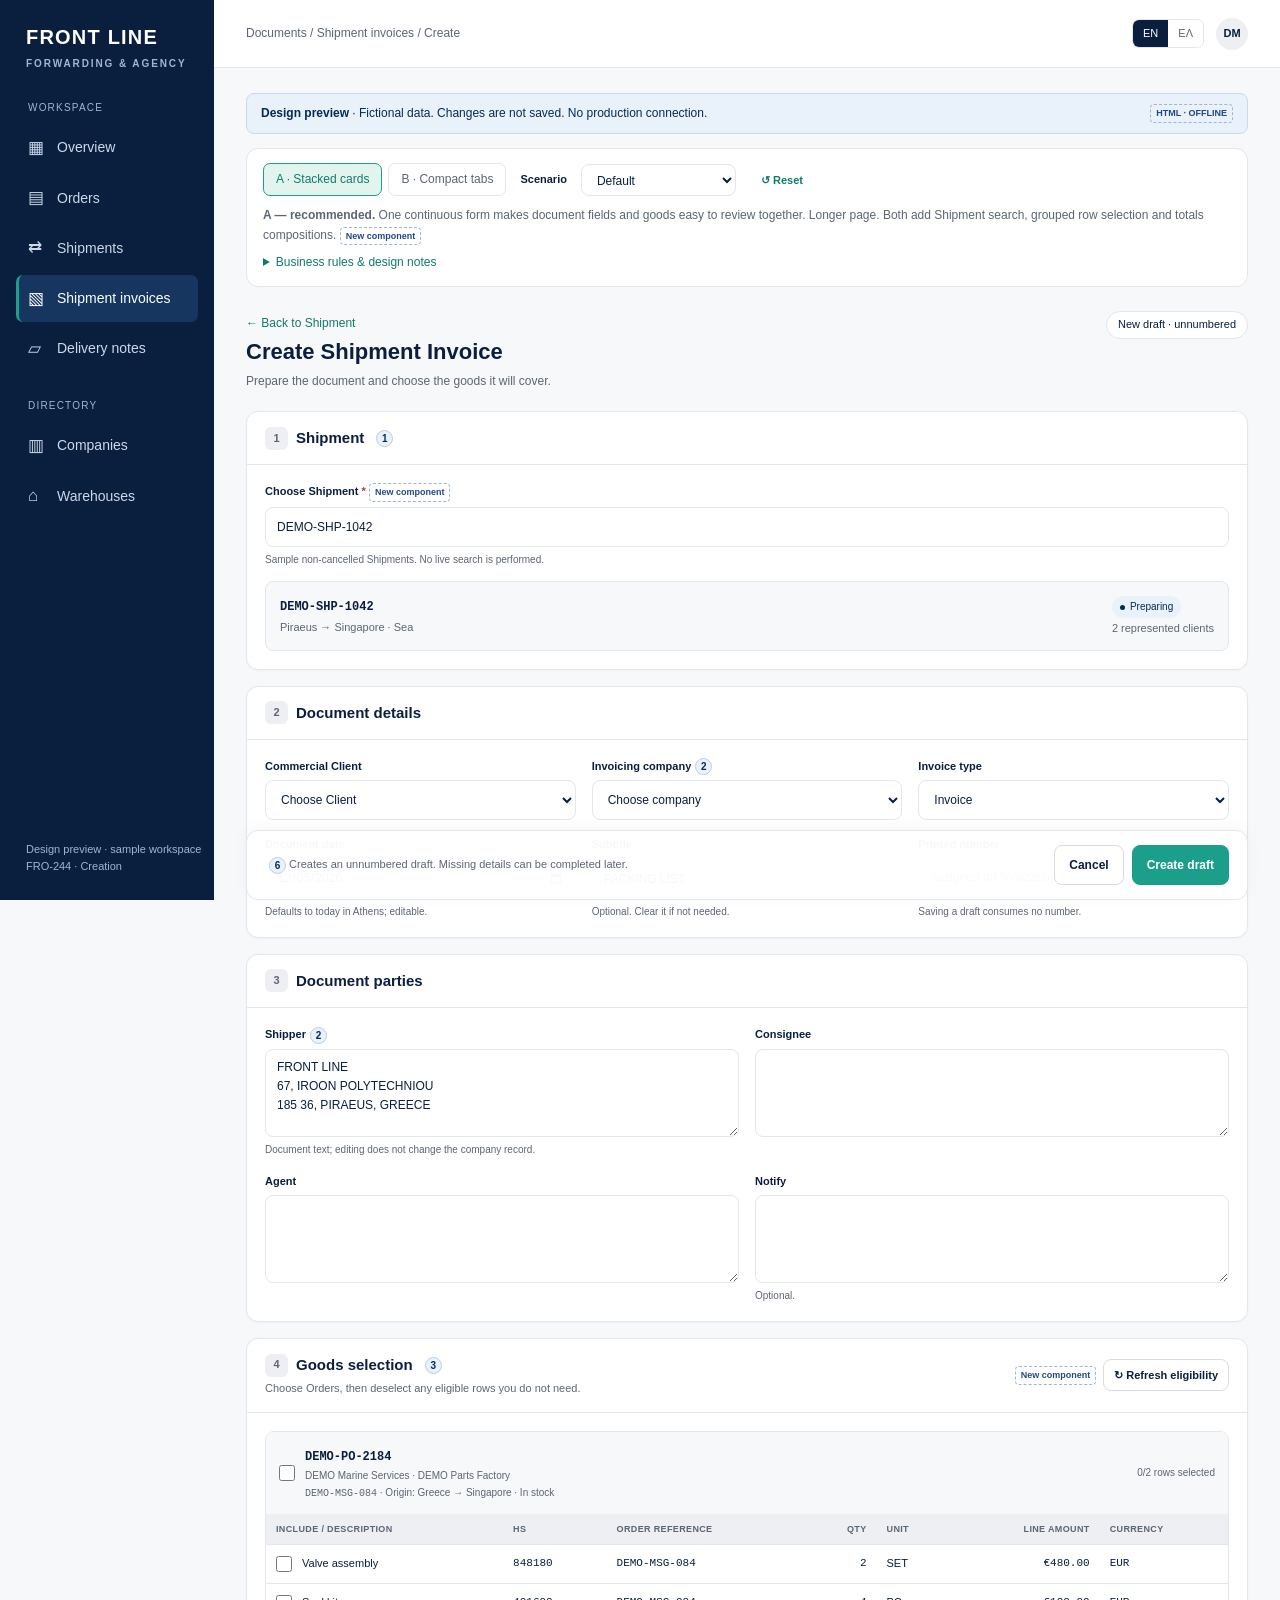
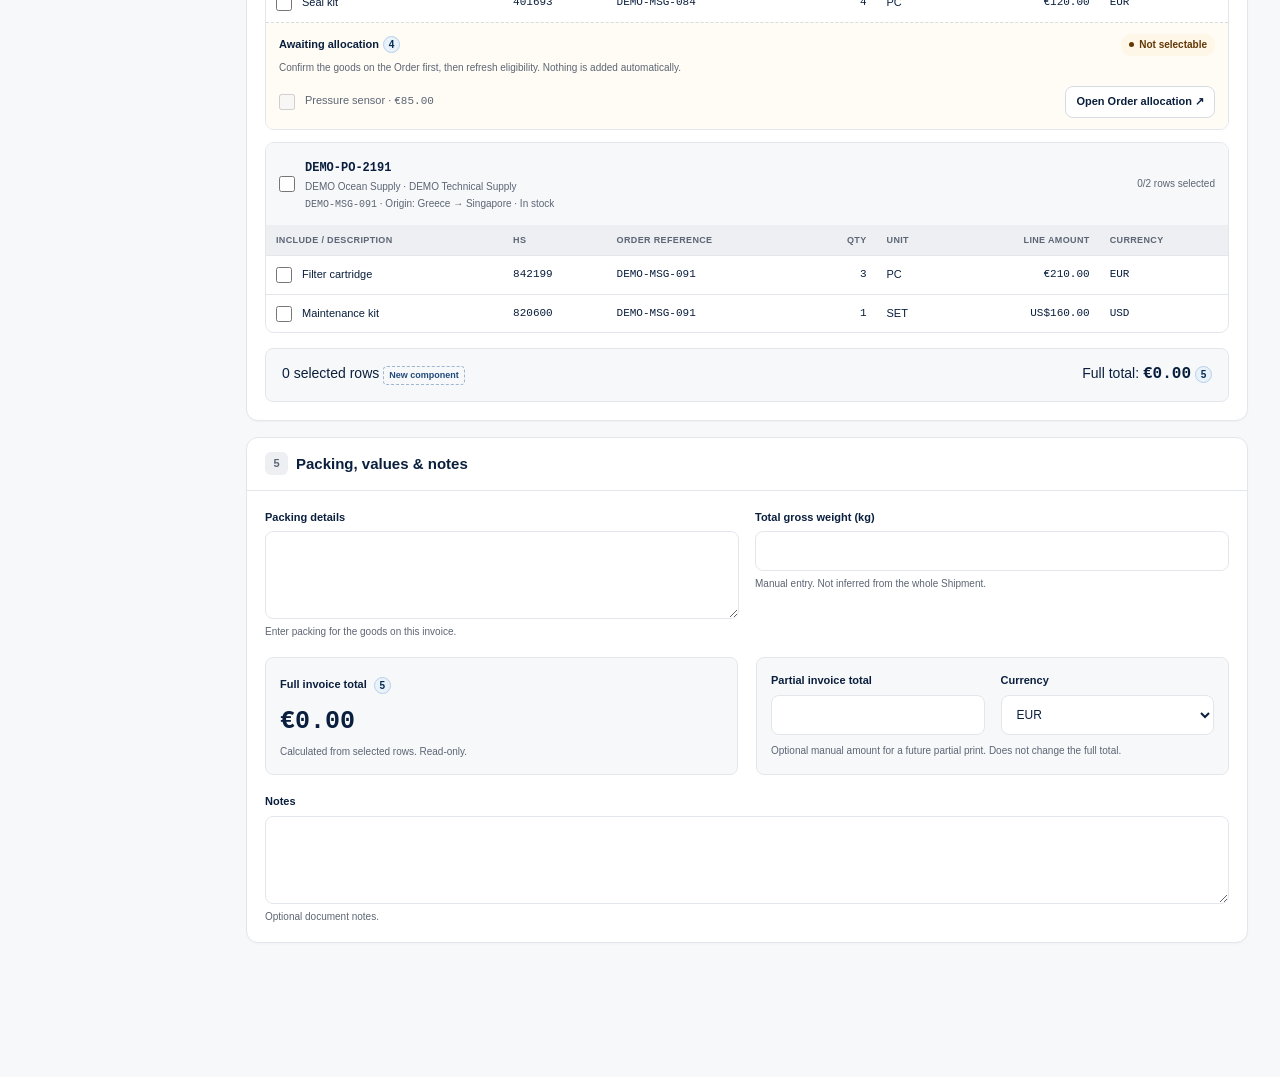
<file: previews/shipment-invoice-create/index.html>
<!doctype html>
<html lang="en"><head><meta charset="utf-8"><meta name="viewport" content="width=device-width,initial-scale=1"><title>Shipment Invoice · Create preview</title>
<style>
:root{--navy:#0a1f3d;--navy2:#0f2c52;--teal:#1b9e8a;--teal-dark:#127a6b;--tint:#e1f5ee;--canvas:#f7f8fa;--surface:#fff;--subtle:#edeff3;--border:#e3e6eb;--strong:#d7dce3;--text:#0a1f3d;--muted:#5c6573;--warning:#633806;--warning-bg:#fef6e7;--danger:#501313;--danger-bg:#fcebeb;--info:#042c53;--info-bg:#e9f1fb;--mono:'JetBrains Mono','Cascadia Code',Consolas,monospace;--sans:'Plus Jakarta Sans','Segoe UI',Arial,sans-serif}
*{box-sizing:border-box}body{margin:0;background:var(--canvas);color:var(--text);font:14px/1.6 var(--sans)}button,input,textarea,select{font:inherit}button,a,input,textarea,select{touch-action:manipulation}button{cursor:pointer}button:disabled{cursor:not-allowed;opacity:.5}button:focus-visible,a:focus-visible,input:focus-visible,textarea:focus-visible,select:focus-visible{outline:2px solid var(--teal);outline-offset:3px}button{border:0}a{color:var(--teal-dark)}.shell{display:grid;grid-template-columns:214px minmax(0,1fr);min-height:100vh}.sidebar{background:var(--navy);color:white;padding:25px 16px;position:sticky;top:0;height:100vh}.brand{font-size:20px;font-weight:700;letter-spacing:.06em;line-height:1.2;margin:0 10px 30px}.brand small{display:block;font-size:10px;letter-spacing:.19em;color:#9db6d4;margin-top:9px}.nav-label{color:#9db6d4;font-size:10px;letter-spacing:.12em;margin:26px 12px 8px}.nav-item{padding:10px 12px;margin:3px 0;border-radius:7px;color:#cbd9ea;display:flex;gap:11px;align-items:center}.nav-item.active{background:#16365f;color:white;border-left:3px solid var(--teal);padding-left:9px}.nav-item i{font-style:normal;width:18px;font-size:17px}.sidebar-foot{position:absolute;bottom:24px;color:#9db6d4;font-size:11px;padding:0 10px}.main{min-width:0}.topbar{height:68px;background:white;border-bottom:1px solid var(--border);display:flex;justify-content:space-between;align-items:center;padding:0 32px;gap:12px}.breadcrumb{font-size:12px;color:var(--muted)}.user-dot{height:32px;width:32px;border-radius:50%;background:var(--subtle);display:grid;place-items:center;font-size:11px;font-weight:600}.top-actions{display:flex;align-items:center;gap:12px}.lang{display:flex;border:1px solid var(--border);border-radius:7px;overflow:hidden}.lang button{background:white;padding:5px 10px;font-size:11px;color:var(--muted)}.lang button.on{background:var(--navy);color:white}.content{max-width:1320px;margin:auto;padding:25px 32px 48px}.preview-banner{background:var(--info-bg);color:var(--info);border:1px solid #cbd9ea;padding:10px 14px;border-radius:8px;font-size:12px;display:flex;justify-content:space-between;gap:12px;align-items:center}.preview-banner strong{font-weight:600}.preview-tools{background:white;border:1px solid var(--border);border-radius:12px;margin:14px 0 24px;padding:14px 16px}.tools-row{display:flex;align-items:center;gap:14px;flex-wrap:wrap}.tools-row>label{font-size:11px;font-weight:600}.tools-row select{width:auto;height:32px;min-width:155px;font-size:12px}.direction-buttons{display:flex;gap:6px}.direction-buttons button{border:1px solid var(--border);background:white;color:var(--muted);border-radius:7px;padding:6px 12px;font-size:12px}.direction-buttons button.on{border-color:var(--teal);color:var(--teal-dark);background:var(--tint)}.direction-note{font-size:12px;color:var(--muted);margin:10px 0 0}.preview-tools details{font-size:12px;margin-top:8px}.preview-tools summary{cursor:pointer;color:var(--teal-dark)}.notes-grid{display:grid;grid-template-columns:repeat(2,minmax(0,1fr));gap:8px 20px;padding:10px 0 0}.notes-grid p{margin:0}.page-head{display:flex;justify-content:space-between;align-items:flex-start;gap:12px;margin:0 0 20px}.page-head h1{font-size:22px;line-height:1.3;margin:4px 0 6px;font-weight:600}.page-head p{color:var(--muted);margin:0;font-size:12px}.back{background:none;padding:0;color:var(--teal-dark);font-size:12px}.draft-badge{border:1px solid var(--border);background:white;border-radius:20px;padding:4px 11px;font-size:11px;white-space:nowrap}.stack{display:flex;flex-direction:column;gap:16px}.card{background:white;border:1px solid var(--border);border-radius:12px;box-shadow:0 1px 2px rgb(10 31 61 / .03);overflow:hidden}.card-head{padding:14px 18px;border-bottom:1px solid var(--border);display:flex;justify-content:space-between;align-items:center;gap:10px;flex-wrap:wrap}.card-head h2{font-size:15px;font-weight:600;margin:0;display:flex;align-items:center;gap:8px}.card-head p{font-size:11px;color:var(--muted);margin:3px 0 0}.card-body{padding:18px}.step{display:inline-grid;place-items:center;width:23px;height:23px;background:var(--subtle);color:var(--muted);font-size:11px;border-radius:6px}.marker{display:inline-grid;place-items:center;width:17px;height:17px;flex:0 0 auto;background:var(--info-bg);color:var(--info);border:1px solid #b7cfe8;border-radius:50%;font-size:10px;font-weight:600;vertical-align:middle;margin-left:4px}.new{display:inline-block;border:1px dashed #9db6d4;color:#214a7d;border-radius:4px;padding:1px 5px;font-size:9px;font-weight:600;line-height:1.6;white-space:nowrap}.grid{display:grid;grid-template-columns:repeat(2,minmax(0,1fr));gap:16px}.grid.three{grid-template-columns:repeat(3,minmax(0,1fr))}.grid.four{grid-template-columns:repeat(4,minmax(0,1fr))}.field{display:flex;flex-direction:column;gap:5px;min-width:0}.field label,.field-label{font-size:11px;font-weight:600}.field small{font-size:10px;color:var(--muted);line-height:1.5}.required{color:#b23c3c}.input,input[type=text],input[type=date],input[type=number],textarea,select{width:100%;border:1px solid var(--border);border-radius:8px;background:white;color:var(--text);padding:8px 11px;height:40px;min-width:0;font-size:12px}textarea{height:auto;min-height:88px;resize:vertical;line-height:1.6}.mono{font-family:var(--mono);font-variant-numeric:tabular-nums}.muted{color:var(--muted)}.small{font-size:11px}.span2{grid-column:span 2}.btn{display:inline-flex;align-items:center;justify-content:center;gap:7px;min-height:40px;border:1px solid var(--strong);border-radius:8px;padding:8px 14px;background:white;color:var(--text);font-size:12px;font-weight:600;line-height:1.5}.btn.primary{background:var(--teal);color:white;border-color:var(--teal)}.btn.primary:hover{background:var(--teal-dark)}.btn.small{min-height:32px;padding:5px 10px;font-size:11px}.btn.ghost{border-color:transparent;background:transparent;color:var(--teal-dark)}.btn.danger{background:#d33c3c;color:white;border-color:#d33c3c}.shipment-summary{display:flex;justify-content:space-between;gap:14px;margin-top:14px;padding:12px 14px;background:var(--canvas);border:1px solid var(--border);border-radius:8px}.shipment-summary strong{font-family:var(--mono);font-size:12px}.shipment-summary p{margin:2px 0 0;font-size:11px;color:var(--muted)}.pill{display:inline-flex;align-items:center;gap:5px;padding:3px 8px;border-radius:20px;font-size:10px;background:var(--info-bg);color:var(--info);white-space:nowrap}.pill:before{content:'';width:5px;height:5px;background:currentColor;border-radius:50%}.alert{padding:11px 13px;border-radius:8px;font-size:12px;line-height:1.6;border:1px solid transparent}.alert.info{color:var(--info);background:var(--info-bg);border-color:#cfdef1}.alert.warning{color:var(--warning);background:var(--warning-bg);border-color:#f2ddaf}.alert.danger{color:var(--danger);background:var(--danger-bg);border-color:#ebc5c5}.alert+.alert{margin-top:10px}.alert .btn{margin-left:8px}.order{border:1px solid var(--border);border-radius:9px;overflow:hidden;margin-bottom:12px}.order:last-child{margin-bottom:0}.order-head{display:flex;justify-content:space-between;align-items:center;gap:10px;padding:12px 13px;background:var(--canvas)}.order-heading{display:flex;gap:10px;align-items:center;min-width:0}.order-heading strong{font-size:12px}.order-heading p{font-size:10px;color:var(--muted);margin:1px 0 0}.order-count{font-size:10px;color:var(--muted);white-space:nowrap}input[type=checkbox]{width:16px;height:16px;margin:0;accent-color:var(--teal);cursor:pointer;flex:0 0 auto}input[type=checkbox]:disabled{cursor:not-allowed}.table-scroll{overflow:auto;max-width:100%}table{width:100%;min-width:670px;border-collapse:collapse;font-size:11px}th{font-size:9px;letter-spacing:.04em;text-transform:uppercase;font-weight:600;color:var(--muted);background:var(--subtle);text-align:left;padding:8px 10px;border-bottom:1px solid var(--border)}td{padding:10px;border-bottom:1px solid var(--border);vertical-align:middle}tr:last-child td{border-bottom:0}tr.selected{background:#f0faf6}.num{text-align:right;white-space:nowrap}.goods-label{display:flex;gap:10px;align-items:center}.unresolved{border-top:1px dashed var(--strong);background:#fffcf6;padding:11px 13px}.unresolved-title{display:flex;justify-content:space-between;gap:10px;align-items:center;font-size:11px;font-weight:600}.unresolved p{font-size:10px;color:var(--muted);margin:4px 0 0}.unknown-row{display:flex;align-items:center;gap:10px;margin-top:10px;color:var(--muted);font-size:11px}.unknown-row .btn{margin-left:auto}.goods-summary{display:flex;justify-content:space-between;gap:15px;padding:13px 16px;border:1px solid var(--border);border-radius:8px;background:var(--canvas);margin-top:15px}.goods-summary strong{font-size:16px}.totals{display:grid;grid-template-columns:1fr 1fr;gap:18px}.total-panel{background:var(--canvas);border:1px solid var(--border);padding:14px;border-radius:8px}.total-panel .amount{font:600 25px/1.5 var(--mono);margin:8px 0 4px}.total-panel p{font-size:10px;color:var(--muted);margin:0}.actions{position:sticky;bottom:0;display:flex;justify-content:space-between;align-items:center;gap:14px;margin-top:20px;padding:14px 18px;background:rgba(255,255,255,.97);border:1px solid var(--border);border-radius:12px;box-shadow:0 -3px 15px rgb(10 31 61 / .04);z-index:5}.actions p{font-size:11px;color:var(--muted);margin:0}.action-buttons{display:flex;gap:8px;flex:0 0 auto}.tabs{display:flex;gap:4px;margin-bottom:16px;border-bottom:1px solid var(--border)}.tabs button{background:transparent;padding:12px 17px;color:var(--muted);font-size:12px;border-bottom:2px solid transparent}.tabs button.on{color:var(--teal-dark);border-bottom-color:var(--teal);font-weight:600}.empty{text-align:center;padding:38px 18px;color:var(--muted)}.empty .icon{font-size:27px;color:#9db6d4}.empty h3{font-size:14px;color:var(--text);margin:8px 0}.empty p{font-size:12px;margin:0 0 12px}.skeleton{height:14px;background:linear-gradient(90deg,#edeff3,#f7f8fa,#edeff3);border-radius:5px;margin:13px 0;width:80%}.skeleton.short{width:40%}.notice{margin:0 0 16px}.search-wrap{position:relative}.shipment-results{margin-top:6px;border:1px solid var(--border);border-radius:8px;padding:4px;max-height:200px;overflow:auto;box-shadow:0 4px 12px rgb(10 31 61 / .08)}.shipment-option{display:block;width:100%;text-align:left;border-radius:5px;padding:8px;background:white;font-size:12px}.shipment-option:hover{background:var(--tint)}.shipment-option small{display:block;color:var(--muted);font-size:10px}.shipment-option.current{background:var(--tint)}dialog{width:min(470px,calc(100% - 32px));border:1px solid var(--border);border-radius:16px;padding:24px;color:var(--text);box-shadow:0 24px 48px rgb(6 20 37 / .28)}dialog::backdrop{background:rgb(6 20 37 / .48)}dialog h2{font-size:18px;margin:0 0 10px}dialog p{font-size:13px;color:var(--muted)}.dialog-actions{display:flex;justify-content:flex-end;gap:8px;margin-top:22px;flex-wrap:wrap}.saved{max-width:850px;margin:0 auto}.saved dl{display:grid;grid-template-columns:1fr 2fr;gap:12px;font-size:13px}.saved dt{color:var(--muted)}.saved dd{margin:0}.allocation-page{max-width:700px;margin:60px auto;padding:24px}.mobile-brand{display:none}.info-line{margin-top:12px;font-size:11px;color:var(--muted)}
@media(max-width:1000px){.shell{grid-template-columns:170px minmax(0,1fr)}.sidebar{padding:22px 10px}.brand{font-size:17px}.content{padding:20px}.topbar{padding:0 20px}.grid.four{grid-template-columns:repeat(2,minmax(0,1fr))}.grid.three{grid-template-columns:repeat(2,minmax(0,1fr))}}
@media(max-width:650px){.shell{display:block}.sidebar{display:none}.topbar{height:58px;padding:0 14px}.breadcrumb{font-size:10px}.content{padding:14px 12px 28px}.preview-banner{align-items:flex-start;font-size:11px;padding:9px 11px}.preview-banner .new{display:none}.preview-tools{padding:12px;margin-bottom:18px}.tools-row{gap:9px}.direction-buttons{width:100%}.direction-buttons button{flex:1}.tools-row select{max-width:100%;min-width:0;flex:1}.notes-grid{grid-template-columns:1fr}.page-head h1{font-size:20px}.page-head{gap:8px}.draft-badge{font-size:9px;padding:4px 7px}.card-head{padding:12px}.card-body{padding:12px}.grid,.grid.three,.grid.four,.totals{grid-template-columns:1fr}.span2{grid-column:auto}.shipment-summary{flex-direction:column;padding:11px}.order-head{align-items:flex-start}.order-count{white-space:normal;text-align:right;max-width:70px}.unknown-row{flex-wrap:wrap}.unknown-row .btn{margin-left:26px}.unresolved-title{align-items:flex-start}.goods-summary{padding:10px}.actions{padding:12px;align-items:stretch;flex-direction:column;gap:8px}.action-buttons{width:100%}.action-buttons .btn{flex:1}.actions p{font-size:10px}.tabs button{padding:10px 12px;flex:1;font-size:11px}.saved dl{grid-template-columns:1fr;gap:3px}.saved dd{margin-bottom:11px}.top-actions{gap:7px}.user-dot{display:none}.allocation-page{margin:20px auto;padding:12px}.alert .btn{margin:8px 0 0}.direction-note{font-size:11px}.field label{font-size:12px}}
@media(prefers-reduced-motion:reduce){*{scroll-behavior:auto!important;animation:none!important}}
</style></head><body><div id="app"></div><dialog id="confirm"><h2 id="dialog-title"></h2><p id="dialog-copy"></p><div class="dialog-actions"><button id="dialog-no" class="btn"></button><button id="dialog-yes" class="btn primary"></button></div></dialog>
<script>
'use strict';
const params=new URLSearchParams(location.search),root=document.getElementById('app');
let lang=params.get('lang')==='el'?'el':'en',direction=params.get('direction')==='b'?'b':'a',tab='details',state=params.get('state')||'default',page=params.get('page')||'create',dirty=false,shipperEdited=false,refreshed=false,removedNotice=false,notice='',searchOpen=false;
const t=(en,el)=>lang==='el'?el:en,esc=v=>String(v??'').replace(/[&<>"']/g,c=>({'&':'&amp;','<':'&lt;','>':'&gt;','"':'&quot;',"'":'&#39;'}[c]));
const today=()=>new Intl.DateTimeFormat('en-CA',{timeZone:'Europe/Athens',year:'numeric',month:'2-digit',day:'2-digit'}).format(new Date());
const front='FRONT LINE\n67, IROON POLYTECHNIOU\n185 36, PIRAEUS, GREECE';
const shipments=[{id:'DEMO-SHP-1042',route:'Piraeus → Singapore',mode:'Sea',date:'2026-11-09',clients:['DEMO Marine Services','DEMO Ocean Supply']},{id:'DEMO-SHP-1043',route:'Athens → Rotterdam',mode:'Air',date:'2026-11-10',clients:['DEMO Marine Services']}];
const companies={'DEMO Marine Services':['DEMO Marine Trading Ltd','DEMO Marine Europe Ltd'],'DEMO Ocean Supply':['DEMO Ocean Logistics Ltd']};
const companyText=c=>c+'\nFICTIONAL ADDRESS 12\n000 00, SAMPLE CITY\nGREECE';
const orders=[{id:'DEMO-PO-2184',client:'DEMO Marine Services',supplier:'DEMO Parts Factory',msg:'DEMO-MSG-084',origin:'Greece',destination:'Singapore',rows:[{id:'r1',description:'Valve assembly',hs:'848180',qty:2,unit:'SET',amount:480,currency:'EUR'},{id:'r2',description:'Seal kit',hs:'401693',qty:4,unit:'PC',amount:120,currency:'EUR'}],unknown:{id:'r3',description:'Pressure sensor',hs:'902620',qty:1,unit:'PC',amount:85,currency:'EUR'}},{id:'DEMO-PO-2191',client:'DEMO Ocean Supply',supplier:'DEMO Technical Supply',msg:'DEMO-MSG-091',origin:'Greece',destination:'Singapore',rows:[{id:'r4',description:'Filter cartridge',hs:'842199',qty:3,unit:'PC',amount:210,currency:'EUR'},{id:'r5',description:'Maintenance kit',hs:'820600',qty:1,unit:'SET',amount:160,currency:'USD'}]}];
function defaults(ship=params.get('entry')==='standalone'?'':shipments[0].id){return {shipment:ship,client:ship===shipments[1].id?'DEMO Marine Services':'',company:'',type:'Invoice',date:today(),subtitle:'PACKING LIST',shipper:front,consignee:'',agent:'',notify:'',packing:'',weight:'',partial:'',partialCurrency:'EUR',notes:''}}
let form=defaults(),selected=new Set(),groupOrder=[];
function visibleOrders(){return form.shipment===shipments[1].id?[orders[0]]:orders}
function allRows(){return visibleOrders().flatMap(o=>[...o.rows,...(refreshed&&o.unknown?[o.unknown]:[])]).filter(r=>!(state==='stale'&&refreshed&&r.id==='r2'))}
function rowsFor(o){return allRows().filter(r=>o.rows.some(x=>x.id===r.id)||o.unknown?.id===r.id)}
function selection(){return allRows().filter(r=>selected.has(r.id))}function mixed(){return new Set(selection().map(r=>r.currency)).size>1}function total(){return selection().reduce((a,r)=>a+r.amount,0)}function money(n,c='EUR'){return new Intl.NumberFormat(lang==='el'?'el-GR':'en-GB',{style:'currency',currency:c}).format(n)}
function marker(n){return '<span class="marker" title="'+t('Business rule ','Επιχειρησιακός κανόνας ')+n+'">'+n+'</span>'}function newTag(){return '<span class="new">'+t('New component','Νέο στοιχείο')+'</span>'}
function setUrl(){const u=new URL(location.href);u.searchParams.set('lang',lang);u.searchParams.set('direction',direction);u.searchParams.set('state',state);history.replaceState(null,'',u)}
function field(key,label,kind='text',hint='',extra=''){const value=form[key];return `<div class="field ${extra}"><label for="${key}">${label}</label>${kind==='textarea'?`<textarea id="${key}" data-field="${key}" rows="3">${esc(value)}</textarea>`:`<input id="${key}" data-field="${key}" type="${kind}" value="${esc(value)}" ${kind==='number'?'min="0" step="0.01"':''}>`}${hint?'<small>'+hint+'</small>':''}</div>`}
function selectField(key,label,options,placeholder=''){return `<div class="field"><label for="${key}">${label}</label><select id="${key}" data-field="${key}">${placeholder?`<option value="">${placeholder}</option>`:''}${options.map(x=>`<option value="${esc(x)}" ${form[key]===x?'selected':''}>${esc(x)}</option>`).join('')}</select></div>`}
function card(number,title,body,sub='',actions=''){return `<section class="card"><div class="card-head"><div><h2><span class="step">${number}</span>${title}</h2>${sub?'<p>'+sub+'</p>':''}</div>${actions}</div><div class="card-body">${body}</div></section>`}
function shell(body){return `<div class="shell"><aside class="sidebar"><div class="brand">FRONT LINE<small>FORWARDING & AGENCY</small></div><div class="nav-label">${t('WORKSPACE','ΧΩΡΟΣ ΕΡΓΑΣΙΑΣ')}</div><div class="nav-item"><i>▦</i>${t('Overview','Επισκόπηση')}</div><div class="nav-item"><i>▤</i>${t('Orders','Παραγγελίες')}</div><div class="nav-item"><i>⇄</i>${t('Shipments','Αποστολές')}</div><div class="nav-item active"><i>▧</i>${t('Shipment invoices','Τιμολόγια αποστολών')}</div><div class="nav-item"><i>▱</i>${t('Delivery notes','Δελτία αποστολής')}</div><div class="nav-label">${t('DIRECTORY','ΚΑΤΑΛΟΓΟΣ')}</div><div class="nav-item"><i>▥</i>${t('Companies','Εταιρείες')}</div><div class="nav-item"><i>⌂</i>${t('Warehouses','Αποθήκες')}</div><div class="sidebar-foot">${t('Design preview · sample workspace','Προεπισκόπηση · δοκιμαστικός χώρος')}<br>FRO-244 · ${t('Creation','Δημιουργία')}</div></aside><main class="main"><header class="topbar"><div class="breadcrumb">${t('Documents / Shipment invoices / Create','Έγγραφα / Τιμολόγια αποστολών / Δημιουργία')}</div><div class="top-actions"><div class="lang"><button data-lang="en" class="${lang==='en'?'on':''}">EN</button><button data-lang="el" class="${lang==='el'?'on':''}">ΕΛ</button></div><span class="user-dot">DM</span></div></header><div class="content">${body}</div></main></div>`}
function previewTools(){return `<div class="preview-banner"><span><strong>${t('Design preview','Προεπισκόπηση σχεδιασμού')}</strong> · ${t('Fictional data. Changes are not saved. No production connection.','Πλασματικά δεδομένα. Οι αλλαγές δεν αποθηκεύονται. Καμία σύνδεση με παραγωγή.')}</span><span class="new">HTML · OFFLINE</span></div><section class="preview-tools" aria-label="${t('Preview controls','Χειριστήρια προεπισκόπησης')}"><div class="tools-row"><div class="direction-buttons"><button data-direction="a" class="${direction==='a'?'on':''}">${t('A · Stacked cards','A · Διαδοχικές κάρτες')}</button><button data-direction="b" class="${direction==='b'?'on':''}">${t('B · Compact tabs','B · Συμπαγείς καρτέλες')}</button></div><label for="scenario">${t('Scenario','Σενάριο')}</label><select id="scenario">${[['default',t('Default','Κανονική προβολή')],['loading',t('Loading goods','Φόρτωση ειδών')],['empty',t('No eligible goods','Χωρίς επιλέξιμα είδη')],['error',t('Load error','Σφάλμα φόρτωσης')],['mixed',t('Mixed currencies','Μικτά νομίσματα')],['overlap',t('Already invoiced row','Ήδη τιμολογημένη γραμμή')],['stale',t('Source row removed','Αφαίρεση αρχικής γραμμής')]].map(([v,l])=>`<option value="${v}" ${state===v?'selected':''}>${l}</option>`).join('')}</select><button class="btn small ghost" id="reset">↺ ${t('Reset','Επαναφορά')}</button></div><p class="direction-note">${direction==='a'?t('<strong>A — recommended.</strong> One continuous form makes document fields and goods easy to review together. Longer page.','<strong>A — προτεινόμενη.</strong> Ενιαία φόρμα για έλεγχο εγγράφου και ειδών μαζί. Μεγαλύτερο μήκος σελίδας.'):t('<strong>B — compact.</strong> Details, goods and packing use tabs with persistent actions. Less scrolling; review needs tab changes.','<strong>B — συμπαγής.</strong> Στοιχεία, είδη και συσκευασία σε καρτέλες με σταθερές ενέργειες. Λιγότερη κύλιση, περισσότερες αλλαγές καρτελών.')} ${t('Both add Shipment search, grouped row selection and totals compositions.','Και οι δύο προσθέτουν αναζήτηση αποστολής, ομαδοποιημένες γραμμές και σύνολα.')} ${newTag()}</p><details><summary>${t('Business rules & design notes','Επιχειρησιακοί κανόνες & σημειώσεις σχεδιασμού')}</summary><p>${t('There is no existing Shipment Invoice create screen to compare. These directions mirror live portal components. The ticket is the behavior contract; this HTML demonstrates the look and temporary interactions. Native selects/date inputs approximate the portal pickers.','Δεν υπάρχει υπάρχουσα σελίδα δημιουργίας για σύγκριση. Οι προτάσεις ακολουθούν τα στοιχεία της πύλης. Το ticket ορίζει τη συμπεριφορά· το HTML δείχνει την εμφάνιση και προσωρινές αλληλεπιδράσεις. Τα εγγενή πεδία επιλογής/ημερομηνίας προσεγγίζουν τα στοιχεία της πύλης.')}</p><div class="notes-grid">${[[1,t('One non-cancelled Shipment per draft. Changing it resets the form after confirmation.','Μία μη ακυρωμένη αποστολή ανά πρόχειρο. Η αλλαγή επαναφέρει τη φόρμα μετά από επιβεβαίωση.')],[2,t('Company choice prefills Shipper; edited text is protected by a confirmation.','Η εταιρεία συμπληρώνει τον αποστολέα· το επεξεργασμένο κείμενο προστατεύεται με επιβεβαίωση.')],[3,t('No goods are initially selected. Selecting an Order includes its eligible rows.','Αρχικά δεν επιλέγονται είδη. Η επιλογή παραγγελίας περιλαμβάνει τις επιλέξιμες γραμμές της.')],[4,t('Unknown allocation is resolved on the Order. Refresh preserves edits and valid selections.','Η άγνωστη κατανομή επιλύεται στην παραγγελία. Η ανανέωση διατηρεί αλλαγές και έγκυρες επιλογές.')],[5,t('Keep mixed-currency rows visible, show no total and block Create draft.','Οι γραμμές μικτών νομισμάτων παραμένουν ορατές χωρίς σύνολο και μπλοκάρουν τη δημιουργία.')],[6,t('Save an incomplete draft with a Shipment. No finalization or printed number here.','Αποθήκευση ελλιπούς πρόχειρου με αποστολή. Χωρίς οριστικοποίηση ή έντυπο αριθμό εδώ.')]].map(([n,l])=>'<p>'+marker(n)+' '+l+'</p>').join('')}</div></details></section>`}
function shipmentCard(){const ship=shipments.find(s=>s.id===form.shipment);return card('1',t('Shipment','Αποστολή')+marker(1),`<div class="field"><label for="shipment-search">${t('Choose Shipment','Επιλέξτε αποστολή')} <span class="required">*</span> ${newTag()}</label><div class="search-wrap"><input id="shipment-search" type="text" autocomplete="off" placeholder="${t('Search Shipment reference…','Αναζήτηση αναφοράς αποστολής…')}" value="${esc(ship?.id||'')}" aria-expanded="${searchOpen}" aria-controls="shipment-options"><div id="shipment-options" class="shipment-results" ${searchOpen?'':'hidden'}>${shipmentOptions('')}</div></div><small>${t('Sample non-cancelled Shipments. No live search is performed.','Δοκιμαστικές μη ακυρωμένες αποστολές. Δεν εκτελείται ζωντανή αναζήτηση.')}</small></div>${ship?`<div class="shipment-summary"><div><strong>${ship.id}</strong><p>${ship.route} · ${ship.mode==='Sea'?t('Sea','Θάλασσα'):t('Air','Αεροπορικώς')}</p></div><div><span class="pill">${t('Preparing','Σε προετοιμασία')}</span><p>${ship.clients.length} ${t('represented clients','εκπροσωπούμενοι πελάτες')}</p></div></div>`:''}`)}
function shipmentOptions(q){const matches=shipments.filter(s=>(s.id+' '+s.route).toLowerCase().includes(q.toLowerCase()));return matches.length?matches.map(s=>`<button type="button" class="shipment-option ${s.id===form.shipment?'current':''}" data-ship="${s.id}"><span class="mono">${s.id}</span><small>${s.route} · ${s.clients.length} ${t('clients','πελάτες')}</small></button>`).join(''):`<div class="empty" style="padding:12px">${t('No matching Shipments.','Δεν βρέθηκαν αποστολές.')}</div>`}
function documentCard(){const ship=shipments.find(s=>s.id===form.shipment);return card('2',t('Document details','Στοιχεία εγγράφου'),`<div class="grid three">${selectField('client',t('Commercial Client','Εμπορικός πελάτης'),ship?.clients||[],t('Choose Client','Επιλέξτε πελάτη'))}${selectField('company',t('Invoicing company','Εταιρεία τιμολόγησης')+marker(2),companies[form.client]||[],t('Choose company','Επιλέξτε εταιρεία'))}${selectField('type',t('Invoice type','Τύπος τιμολογίου'),['Invoice','Commercial Invoice','Pro-forma Invoice','Shipping Invoice'])}${field('date',t('Document date','Ημερομηνία εγγράφου'),'date',t('Defaults to today in Athens; editable.','Αρχικά σήμερα στην Αθήνα· επεξεργάσιμη.'))}${field('subtitle',t('Subtitle','Υπότιτλος'),'text',t('Optional. Clear it if not needed.','Προαιρετικό. Μπορεί να διαγραφεί.'))}<div class="field"><label>${t('Printed number','Έντυπος αριθμός')}</label><div class="input muted">${t('Assigned on finalization','Αποδίδεται στην οριστικοποίηση')}</div><small>${t('Saving a draft consumes no number.','Η αποθήκευση πρόχειρου δεν δεσμεύει αριθμό.')}</small></div></div>`)}
function partiesCard(){return card('3',t('Document parties','Συμβαλλόμενοι εγγράφου'),`<div class="grid">${field('shipper',t('Shipper','Αποστολέας')+marker(2),'textarea',t('Document text; editing does not change the company record.','Κείμενο εγγράφου· δεν αλλάζει η εγγραφή εταιρείας.'))}${field('consignee',t('Consignee','Παραλήπτης'),'textarea')}${field('agent',t('Agent','Πράκτορας'),'textarea')}${field('notify',t('Notify','Προς ειδοποίηση'),'textarea',t('Optional.','Προαιρετικό.'))}</div>`)}
function goodsCard(){let body='';if(!form.shipment){body=empty(t('Choose a Shipment first','Επιλέξτε πρώτα αποστολή'),t('Its eligible Order invoice rows will appear here.','Εδώ θα εμφανιστούν οι επιλέξιμες γραμμές τιμολογίων.'))}else if(state==='loading'){body=`<div role="status" aria-live="polite"><p class="small muted">${t('Loading eligible goods…','Φόρτωση επιλέξιμων ειδών…')}</p><div class="skeleton"></div><div class="skeleton short"></div><div class="skeleton"></div><button class="btn small" id="finish-loading">${t('Show loaded fixture','Εμφάνιση δοκιμαστικών δεδομένων')}</button></div>`}else if(state==='error'){body=`<div class="alert danger" role="alert">${t('Eligible goods could not be loaded. Your entered fields are kept.','Δεν ήταν δυνατή η φόρτωση ειδών. Τα πεδία σας διατηρούνται.')} <button class="btn small" id="retry">${t('Retry','Επανάληψη')}</button></div>`}else if(state==='empty'){body=empty(t('No eligible invoice rows yet','Δεν υπάρχουν επιλέξιμες γραμμές'),t('You can save the draft and add goods after their allocation is available.','Μπορείτε να αποθηκεύσετε το πρόχειρο και να προσθέσετε είδη όταν είναι διαθέσιμη η κατανομή.'))}else{const list=[...visibleOrders()].sort((a,b)=>{const ai=groupOrder.indexOf(a.id),bi=groupOrder.indexOf(b.id);return (ai<0?99:ai)-(bi<0?99:bi)});body=list.map(o=>{const rows=rowsFor(o),chosen=rows.filter(r=>selected.has(r.id)).length;return `<article class="order"><div class="order-head"><div class="order-heading"><input type="checkbox" data-order="${o.id}" aria-label="${t('Select eligible rows of','Επιλογή επιλέξιμων γραμμών της')} ${o.id}" ${chosen===rows.length&&chosen?'checked':''} data-indeterminate="${chosen>0&&chosen<rows.length}"><div><strong class="mono">${o.id}</strong><p>${o.client} · ${o.supplier}</p><p><span class="mono">${o.msg}</span> · ${t('Origin','Προέλευση')}: ${o.origin} → ${o.destination} · ${t('In stock','Σε απόθεμα')}</p></div></div><span class="order-count">${chosen}/${rows.length} ${t('rows selected','επιλεγμένες γραμμές')}</span></div><div class="table-scroll"><table><thead><tr><th>${t('Include / Description','Επιλογή / Περιγραφή')}</th><th>HS</th><th>${t('Order reference','Αναφορά παραγγελίας')}</th><th class="num">${t('Qty','Ποσ.')}</th><th>${t('Unit','Μονάδα')}</th><th class="num">${t('Line amount','Αξία γραμμής')}</th><th>${t('Currency','Νόμισμα')}</th></tr></thead><tbody>${rows.map(r=>`<tr class="${selected.has(r.id)?'selected':''}"><td><label class="goods-label"><input type="checkbox" data-row="${r.id}" ${selected.has(r.id)?'checked':''}><span>${esc(r.description)}${state==='overlap'&&r.id==='r1'?'<br><span class="small muted">'+t('Also on DEMO-INV-008','Επίσης στο DEMO-INV-008')+'</span>':''}${r.id==='r3'?'<br><span class="small muted">'+t('Group confirmed · exact colli unknown','Επιβεβαιωμένη ομάδα · άγνωστο ακριβές κόλι')+'</span>':''}</span></label></td><td class="mono">${r.hs}</td><td class="mono">${o.msg}</td><td class="num mono">${r.qty}</td><td>${r.unit}</td><td class="num mono">${money(r.amount,r.currency)}</td><td class="mono">${r.currency}</td></tr>`).join('')}</tbody></table></div>${o.unknown&&!refreshed?`<div class="unresolved"><div class="unresolved-title"><span>${t('Awaiting allocation','Σε αναμονή κατανομής')}${marker(4)}</span><span class="pill" style="color:var(--warning);background:var(--warning-bg)">${t('Not selectable','Μη επιλέξιμη')}</span></div><p>${t('Confirm the goods on the Order first, then refresh eligibility. Nothing is added automatically.','Επιβεβαιώστε τα είδη στην παραγγελία και ανανεώστε την επιλεξιμότητα. Τίποτα δεν προστίθεται αυτόματα.')}</p><div class="unknown-row"><input type="checkbox" disabled aria-label="${t('Pressure sensor awaiting allocation','Αισθητήρας πίεσης σε αναμονή κατανομής')}"><span>${o.unknown.description} · <span class="mono">${money(o.unknown.amount)}</span></span><button class="btn small" data-allocation="${o.id}">${t('Open Order allocation ↗','Άνοιγμα κατανομής ↗')}</button></div></div>`:''}</article>`}).join('');body+=`<div class="goods-summary"><span>${selection().length} ${t('selected rows','επιλεγμένες γραμμές')} ${newTag()}</span><span>${t('Full total','Πλήρες σύνολο')}: <strong class="mono">${mixed()?'—':money(total(),selection()[0]?.currency||'EUR')}</strong>${marker(5)}</span></div>`;if(mixed())body+=`<div class="alert danger" role="alert" style="margin-top:12px">${t('Mixed currencies: keep rows in one currency to create the draft. No combined total is shown. Your selections are kept.','Μικτά νομίσματα: κρατήστε γραμμές σε ένα νόμισμα για δημιουργία πρόχειρου. Δεν εμφανίζεται συνολικό ποσό. Οι επιλογές σας διατηρούνται.')}</div>`;if(state==='overlap'&&selected.has('r1'))body+=`<div class="alert warning" style="margin-top:12px">${t('Valve assembly also appears on DEMO-INV-008 for this Shipment. You may proceed after reviewing the overlap.','Η γραμμή Valve assembly υπάρχει και στο DEMO-INV-008 της αποστολής. Μπορείτε να συνεχίσετε αφού ελέγξετε την επικάλυψη.')}</div>`}return card('4',t('Goods selection','Επιλογή ειδών')+marker(3),body,t('Choose Orders, then deselect any eligible rows you do not need.','Επιλέξτε παραγγελίες και αποεπιλέξτε γραμμές που δεν χρειάζεστε.'),`<div style="display:flex;gap:7px;align-items:center;flex-wrap:wrap">${newTag()}<button id="refresh" class="btn small" ${!form.shipment?'disabled':''}>↻ ${t('Refresh eligibility','Ανανέωση επιλεξιμότητας')}</button></div>`)}
function packingCard(){return card('5',t('Packing, values & notes','Συσκευασία, αξίες & σημειώσεις'),`<div class="grid">${field('packing',t('Packing details','Στοιχεία συσκευασίας'),'textarea',t('Enter packing for the goods on this invoice.','Καταχωρίστε τη συσκευασία των ειδών αυτού του τιμολογίου.'))}${field('weight',t('Total gross weight (kg)','Συνολικό μικτό βάρος (kg)'),'number',t('Manual entry. Not inferred from the whole Shipment.','Χειροκίνητη καταχώριση. Δεν προκύπτει από ολόκληρη την αποστολή.'))}</div><div class="totals" style="margin-top:18px"><div class="total-panel"><span class="field-label">${t('Full invoice total','Πλήρες σύνολο τιμολογίου')} ${marker(5)}</span><div class="amount">${mixed()?'—':money(total(),selection()[0]?.currency||'EUR')}</div><p>${mixed()?t('Resolve the mixed-currency selection.','Επιλύστε την επιλογή μικτών νομισμάτων.'):t('Calculated from selected rows. Read-only.','Υπολογίζεται από τις επιλεγμένες γραμμές. Μόνο ανάγνωση.')}</p></div><div class="total-panel"><div class="grid">${field('partial',t('Partial invoice total','Μερικό σύνολο τιμολογίου'),'number')}${selectField('partialCurrency',t('Currency','Νόμισμα'),['EUR','USD','GBP'])}</div><p style="margin-top:8px">${t('Optional manual amount for a future partial print. Does not change the full total.','Προαιρετικό χειροκίνητο ποσό για μελλοντική μερική εκτύπωση. Δεν αλλάζει το πλήρες σύνολο.')}</p></div></div><div style="margin-top:18px">${field('notes',t('Notes','Σημειώσεις'),'textarea',t('Optional document notes.','Προαιρετικές σημειώσεις εγγράφου.'))}</div>`)}
function empty(title,copy){return `<div class="empty"><div class="icon">▧</div><h3>${title}</h3><p>${copy}</p></div>`}
function render(){document.documentElement.lang=lang;if(page==='allocation'){renderAllocation();return}if(page==='saved'||page==='return'){renderLanding();return}let sections=direction==='a'?shipmentCard()+documentCard()+partiesCard()+goodsCard()+packingCard():shipmentCard()+(tab==='details'?documentCard()+partiesCard():tab==='goods'?goodsCard():packingCard());root.innerHTML=shell(previewTools()+`<div class="page-head"><div><button class="back" id="back">← ${(params.get('entry')==='standalone'?t('Back','Επιστροφή'):t('Back to Shipment','Επιστροφή στην αποστολή'))}</button><h1>${t('Create Shipment Invoice','Δημιουργία τιμολογίου αποστολής')}</h1><p>${t('Prepare the document and choose the goods it will cover.','Προετοιμάστε το έγγραφο και επιλέξτε τα είδη που θα καλύπτει.')}</p></div><span class="draft-badge">${t('New draft · unnumbered','Νέο πρόχειρο · χωρίς αριθμό')}</span></div>${notice?`<div class="alert ${removedNotice?'warning':'info'} notice" role="status">${notice}</div>`:''}${direction==='b'?`<div class="tabs" role="tablist">${[['details',t('Details','Στοιχεία')],['goods',t('Goods','Είδη')],['packing',t('Packing & notes','Συσκευασία & σημειώσεις')]].map(([id,l])=>`<button role="tab" data-tab="${id}" aria-selected="${id===tab}" class="${id===tab?'on':''}" tabindex="${id===tab?'0':'-1'}">${l}</button>`).join('')}</div>`:''}<div class="stack">${sections}</div><footer class="actions"><p>${marker(6)} ${t('Creates an unnumbered draft. Missing details can be completed later.','Δημιουργεί πρόχειρο χωρίς αριθμό. Τα ελλιπή στοιχεία συμπληρώνονται αργότερα.')}</p><div class="action-buttons"><button class="btn" id="cancel">${t('Cancel','Ακύρωση')}</button><button class="btn primary" id="create" ${!form.shipment||mixed()||['loading','error'].includes(state)?'disabled':''}>${t('Create draft','Δημιουργία πρόχειρου')}</button></div></footer>`);bind();document.querySelectorAll('[data-indeterminate="true"]').forEach(e=>e.indeterminate=true)}
function confirmAction(title,copy,yes,no,action,onNo=()=>{}){const d=document.getElementById('confirm'),prior=document.activeElement;document.getElementById('dialog-title').textContent=title;document.getElementById('dialog-copy').textContent=copy;const close=()=>{d.close();prior?.focus()};document.getElementById('dialog-no').textContent=no;document.getElementById('dialog-yes').textContent=yes;document.getElementById('dialog-no').onclick=()=>{close();onNo()};document.getElementById('dialog-yes').onclick=()=>{close();action()};d.oncancel=()=>{onNo()};d.showModal();document.getElementById('dialog-no').focus()}
function changeShipment(id){searchOpen=false;if(id===form.shipment){render();return}const reset=()=>{form=defaults(id);selected.clear();groupOrder=[];shipperEdited=false;refreshed=false;removedNotice=false;dirty=false;notice=t('Shipment changed. Document fields and goods selection were reset to defaults.','Η αποστολή άλλαξε. Τα πεδία και οι επιλογές ειδών επανήλθαν στις αρχικές τιμές.');render()};if(dirty)confirmAction(t('Change Shipment?','Αλλαγή αποστολής;'),t('This clears your entered document fields, parties, packing, amounts and selected goods. Cancel keeps your current draft.','Θα διαγραφούν τα συμπληρωμένα στοιχεία, οι συμβαλλόμενοι, η συσκευασία, τα ποσά και οι επιλογές ειδών. Η ακύρωση διατηρεί το πρόχειρο.'),t('Change & reset','Αλλαγή & επαναφορά'),t('Keep draft','Διατήρηση πρόχειρου'),reset,render);else reset()}
function changeCompany(value){const previous=form.company;const apply=(replace)=>{form.company=value;if(replace){form.shipper=value?companyText(value):front;shipperEdited=false}dirty=true;render()};if(shipperEdited&&value!==previous)confirmAction(t('Replace edited Shipper text?','Αντικατάσταση επεξεργασμένου αποστολέα;'),t('Your Shipper text was edited. Replace it with the selected company’s details, or keep the edited document text.','Το κείμενο αποστολέα έχει αλλάξει. Αντικαταστήστε το με τα στοιχεία της επιλεγμένης εταιρείας ή κρατήστε το επεξεργασμένο κείμενο.'),t('Replace text','Αντικατάσταση κειμένου'),t('Keep edited text','Διατήρηση κειμένου'),()=>apply(true),()=>apply(false));else apply(true)}
function leave(){const done=()=>{dirty=false;page='return';render()};if(dirty)confirmAction(t('Discard this draft?','Απόρριψη πρόχειρου;'),t('Your unsaved inputs and goods selection will be lost.','Τα μη αποθηκευμένα πεδία και η επιλογή ειδών θα χαθούν.'),t('Discard draft','Απόρριψη πρόχειρου'),t('Keep editing','Συνέχεια επεξεργασίας'),done);else done()}
function scenario(value){state=value;refreshed=false;removedNotice=false;notice='';selected.clear();groupOrder=[];if(value==='mixed'){selected=new Set(['r1','r5']);groupOrder=[orders[1].id,orders[0].id]}if(value==='overlap'||value==='stale'){selected.add(value==='stale'?'r2':'r1');groupOrder=[orders[0].id]}dirty=selected.size>0;setUrl();render()}
function refresh(){if(!form.shipment)return;const old=new Set(selected);refreshed=true;state=['loading','error','empty'].includes(state)?'default':state;const eligible=new Set(allRows().map(r=>r.id));selected=new Set([...selected].filter(id=>eligible.has(id)));removedNotice=selected.size<old.size;notice=removedNotice?t('Eligibility refreshed. Seal kit is no longer eligible and was removed from your selection. Review the goods before continuing. Your other inputs and eligible selections are kept. Newly eligible rows are not selected.','Η επιλεξιμότητα ανανεώθηκε. Το Seal kit δεν είναι πλέον επιλέξιμο και αφαιρέθηκε από την επιλογή. Ελέγξτε τα είδη. Τα άλλα πεδία και οι έγκυρες επιλογές διατηρούνται. Οι νέες επιλέξιμες γραμμές δεν επιλέγονται.'):t('Fixture eligibility refreshed. Pressure sensor is now eligible after a simulated group confirmation; it is not selected. Your fields and existing eligible selections are kept.','Η δοκιμαστική επιλεξιμότητα ανανεώθηκε. Το Pressure sensor είναι πλέον επιλέξιμο μετά από προσομοίωση επιβεβαίωσης ομάδας· δεν επιλέχθηκε. Τα πεδία και οι έγκυρες επιλογές διατηρούνται.');setUrl();render()}
function bind(){document.querySelectorAll('[data-lang]').forEach(b=>b.onclick=()=>{lang=b.dataset.lang;setUrl();render()});document.querySelectorAll('[data-direction]').forEach(b=>b.onclick=()=>{direction=b.dataset.direction;setUrl();render()});document.querySelectorAll('[data-tab]').forEach(b=>{b.onclick=()=>{tab=b.dataset.tab;render()};b.onkeydown=e=>{if(['ArrowLeft','ArrowRight','Home','End'].includes(e.key)){e.preventDefault();const ids=['details','goods','packing'];tab=e.key==='Home'?ids[0]:e.key==='End'?ids[2]:ids[(ids.indexOf(tab)+(e.key==='ArrowRight'?1:2))%3];render();document.querySelector('[data-tab="'+tab+'"]').focus()}}});document.getElementById('scenario').onchange=e=>scenario(e.target.value);document.getElementById('reset').onclick=()=>{form=defaults();selected.clear();groupOrder=[];dirty=false;shipperEdited=false;scenario('default')};document.querySelectorAll('[data-field]').forEach(e=>{const key=e.dataset.field;e.addEventListener('input',()=>{if(['company','client'].includes(key))return;form[key]=e.value;dirty=true;if(key==='shipper')shipperEdited=true});if(key==='company')e.onchange=()=>changeCompany(e.value);if(key==='client')e.onchange=()=>{form.client=e.value;form.company='';dirty=true;render()}});const search=document.getElementById('shipment-search');search.onfocus=()=>{searchOpen=true;document.getElementById('shipment-options').hidden=false;search.setAttribute('aria-expanded','true');search.select()};search.oninput=()=>{document.getElementById('shipment-options').innerHTML=shipmentOptions(search.value);bindShipButtons()};search.onkeydown=e=>{if(e.key==='Escape'){searchOpen=false;document.getElementById('shipment-options').hidden=true;search.value=form.shipment;search.setAttribute('aria-expanded','false')}};bindShipButtons();document.querySelectorAll('[data-row]').forEach(e=>e.onchange=()=>{e.checked?selected.add(e.dataset.row):selected.delete(e.dataset.row);dirty=true;render()});document.querySelectorAll('[data-order]').forEach(e=>e.onchange=()=>{const o=orders.find(o=>o.id===e.dataset.order);if(e.checked){rowsFor(o).forEach(r=>selected.add(r.id));groupOrder=[o.id,...groupOrder.filter(id=>id!==o.id)]}else{rowsFor(o).forEach(r=>selected.delete(r.id));groupOrder=groupOrder.filter(id=>id!==o.id)}dirty=true;render()});document.querySelectorAll('[data-allocation]').forEach(e=>e.onclick=()=>{const u=new URL(location.href);u.searchParams.set('page','allocation');u.searchParams.set('order',e.dataset.allocation);window.open(u.href,'_blank','noopener')});document.getElementById('refresh')?.addEventListener('click',refresh);document.getElementById('retry')?.addEventListener('click',()=>scenario('default'));document.getElementById('finish-loading')?.addEventListener('click',()=>scenario('default'));document.getElementById('cancel').onclick=leave;document.getElementById('back').onclick=leave;document.getElementById('create').onclick=()=>{if(!form.shipment||mixed())return;dirty=false;page='saved';render()}}
function bindShipButtons(){document.querySelectorAll('[data-ship]').forEach(b=>b.onclick=()=>changeShipment(b.dataset.ship))}
function renderLanding(){root.innerHTML=shell(`<div class="saved">${previewTools()}<div class="alert info">${t('Simulation only. No record was saved and no navigation to production occurred.','Μόνο προσομοίωση. Δεν αποθηκεύτηκε εγγραφή και δεν έγινε πλοήγηση στην παραγωγή.')}</div><div class="page-head" style="margin-top:24px"><div><h1>${page==='saved'?t('Shipment Invoice draft','Πρόχειρο τιμολόγιο αποστολής'):t('Return destination','Προορισμός επιστροφής')}</h1><p>${page==='saved'?t('Simulated Details page — future ticket','Προσομοίωση σελίδας στοιχείων — μελλοντικό ticket'):t('From Shipment: return to that Shipment. Standalone: previous page, or Shipments list as fallback.','Από αποστολή: επιστροφή σε αυτή. Αυτόνομη δημιουργία: προηγούμενη σελίδα ή λίστα αποστολών.')}</p></div></div>${page==='saved'?`<section class="card"><div class="card-body"><dl><dt>${t('Internal draft ID','Εσωτερικό ID πρόχειρου')}</dt><dd class="mono">DEMO-DRAFT-001</dd><dt>${t('Printed number','Έντυπος αριθμός')}</dt><dd>${t('Not assigned','Δεν έχει αποδοθεί')}</dd><dt>${t('Shipment','Αποστολή')}</dt><dd class="mono">${esc(form.shipment)}</dd><dt>${t('Invoice type','Τύπος τιμολογίου')}</dt><dd>${esc(form.type)}</dd><dt>${t('Selected rows','Επιλεγμένες γραμμές')}</dt><dd>${selection().length}</dd><dt>${t('Full total','Πλήρες σύνολο')}</dt><dd class="mono">${money(total(),selection()[0]?.currency||'EUR')}</dd></dl><p class="small muted">${t('Finalization, editing and printing are not implemented in this create-page preview.','Η οριστικοποίηση, επεξεργασία και εκτύπωση δεν υλοποιούνται σε αυτή την προεπισκόπηση δημιουργίας.')}</p></div></section>`:''}<button class="btn primary" id="back-preview" style="margin-top:18px">${t('Back to create preview','Επιστροφή στην προεπισκόπηση')}</button></div>`);document.getElementById('back-preview').onclick=()=>{page='create';render()};document.querySelectorAll('[data-lang]').forEach(b=>b.onclick=()=>{lang=b.dataset.lang;render()});document.querySelectorAll('[data-direction]').forEach(b=>b.onclick=()=>{direction=b.dataset.direction;page='create';render()});document.getElementById('reset').onclick=()=>{page='create';form=defaults();scenario('default')};document.getElementById('scenario').onchange=e=>{page='create';scenario(e.target.value)}}
function renderAllocation(){root.innerHTML=`<main class="allocation-page"><div class="preview-banner">${t('Simulation only · no data is saved','Μόνο προσομοίωση · δεν αποθηκεύονται δεδομένα')}</div><h1 style="font-size:23px">${t('Order invoice-row allocation','Κατανομή γραμμών τιμολογίου παραγγελίας')}</h1><p class="mono">${esc(params.get('order')||'DEMO-PO-2184')}</p><section class="card"><div class="card-body"><span class="pill">${t('Colli unknown','Άγνωστο κόλι')}</span><h2 style="font-size:17px">Pressure sensor · EUR 85.00</h2><p>${t('This separate fixture page represents the Order allocation workflow owned by FRO-301. It does not alter the create-page draft.','Αυτή η ξεχωριστή δοκιμαστική σελίδα αναπαριστά τη ροή κατανομής παραγγελίας του FRO-301. Δεν αλλάζει το πρόχειρο της σελίδας δημιουργίας.')}</p><button class="btn primary" id="simulate-allocation">${t('Simulate group confirmation','Προσομοίωση επιβεβαίωσης ομάδας')}</button><p id="allocation-feedback" role="status" class="small muted">${t('Return to the create tab and use Refresh eligibility.','Επιστρέψτε στην καρτέλα δημιουργίας και πατήστε Ανανέωση επιλεξιμότητας.')}</p></div></section></main>`;document.getElementById('simulate-allocation').onclick=e=>{e.target.disabled=true;document.getElementById('allocation-feedback').textContent=t('Fixture confirmation demonstrated. Return to the create tab and click Refresh eligibility to load the refreshed fixture. No real allocation was saved.','Η δοκιμαστική επιβεβαίωση παρουσιάστηκε. Επιστρέψτε στη δημιουργία και πατήστε Ανανέωση επιλεξιμότητας. Δεν αποθηκεύτηκε πραγματική κατανομή.')}}
window.addEventListener('beforeunload',e=>{if(dirty&&page==='create'){e.preventDefault();e.returnValue=''}});
if(['mixed','overlap','stale'].includes(state)){const start=state;scenario(start)}else render();
</script></body></html>
</file>
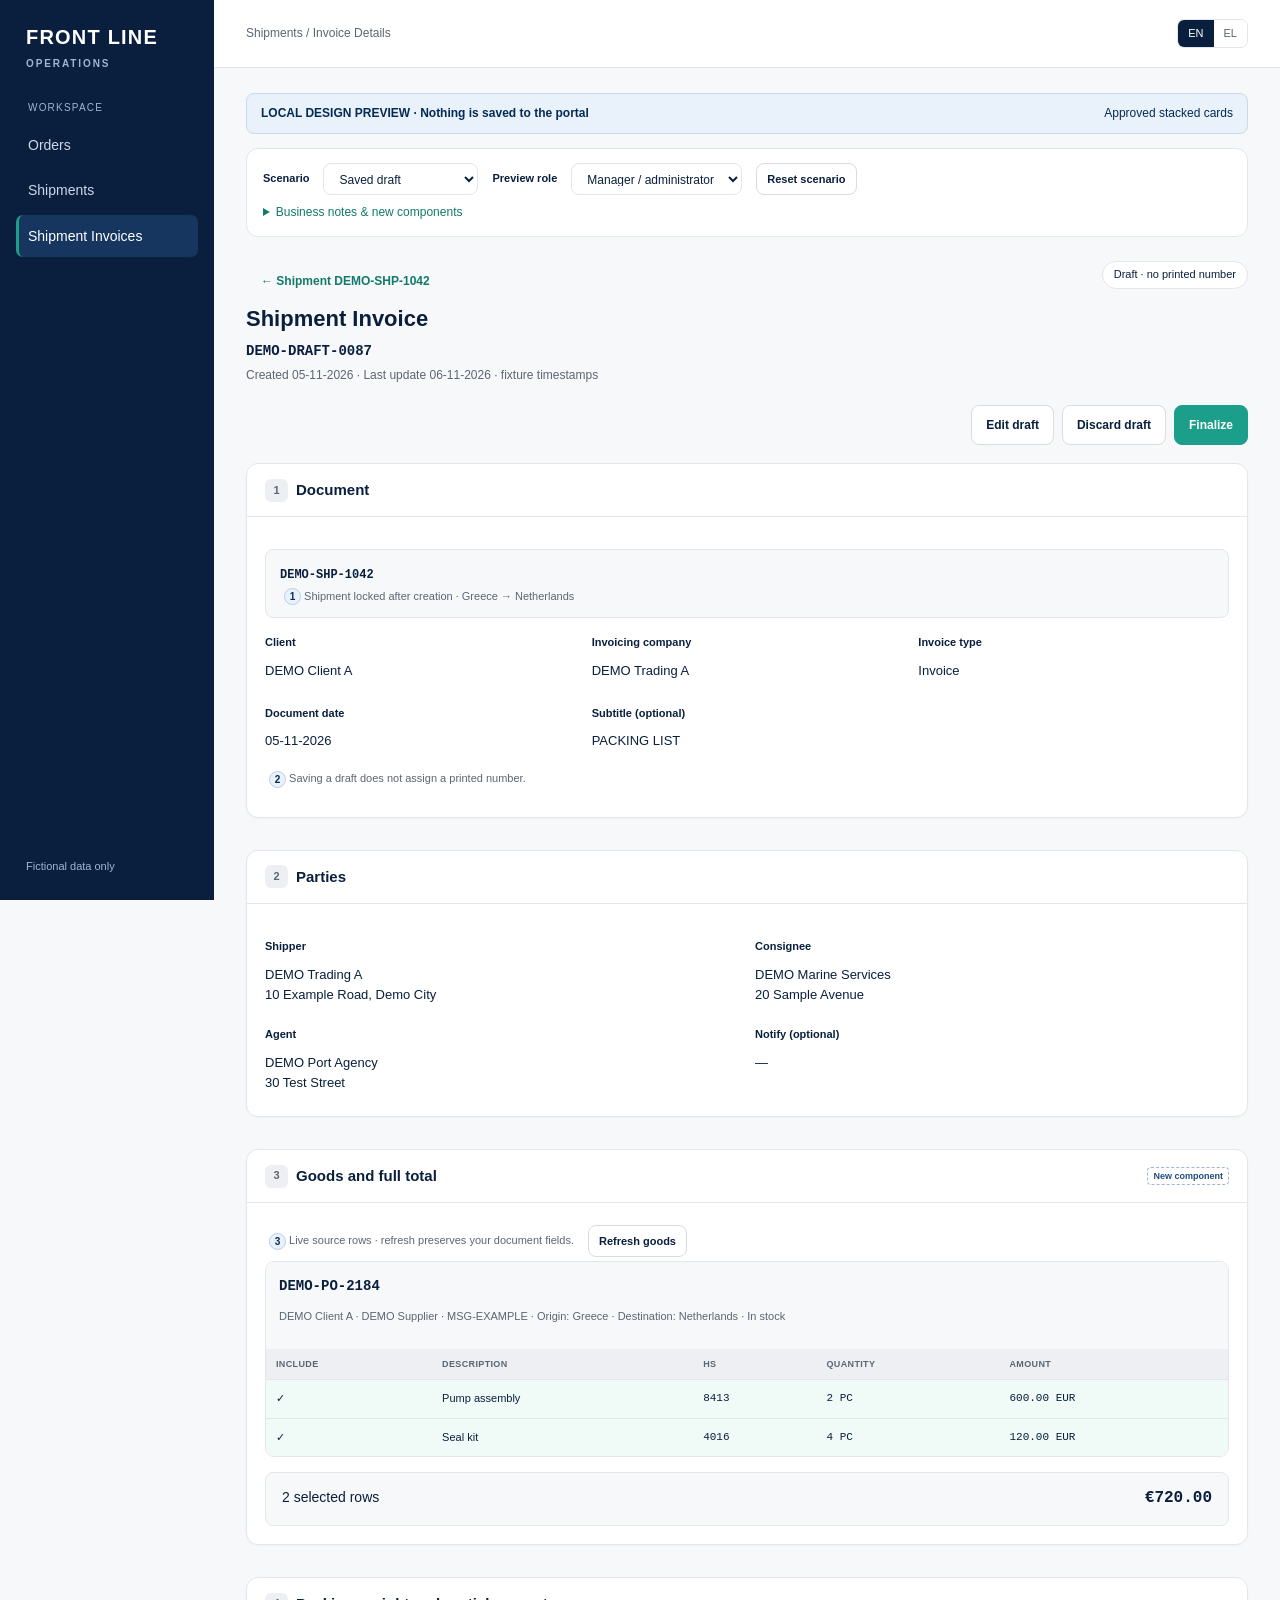
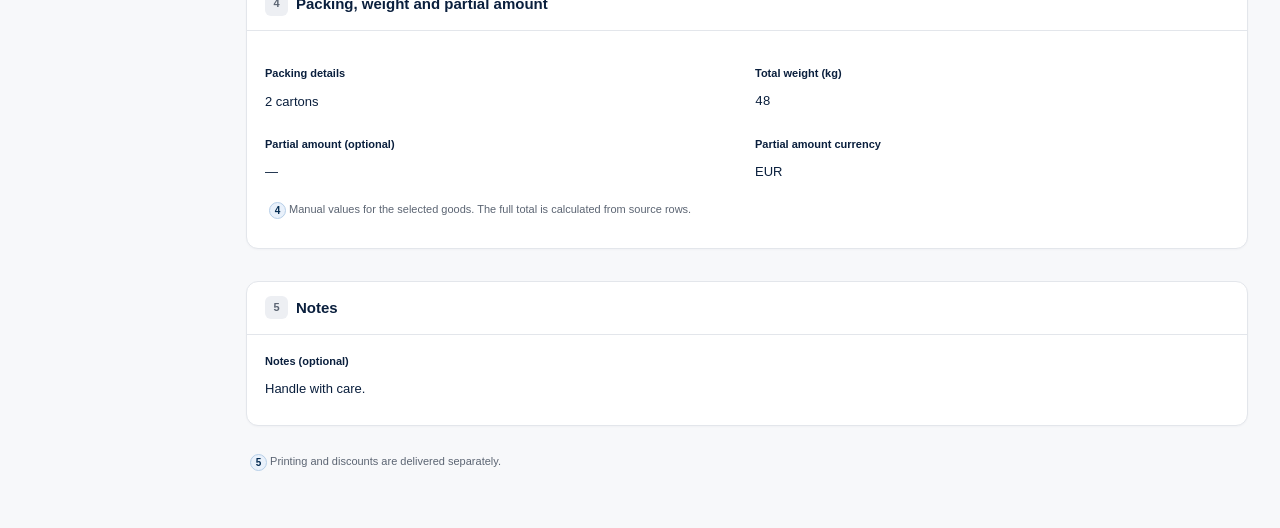
<file: previews/shipment-invoice-details/index.html>
<!doctype html><html lang="en"><head><meta charset="utf-8"><meta name="viewport" content="width=device-width, initial-scale=1"><title>Shipment Invoice · Details preview</title><style>
:root{--navy:#0a1f3d;--navy2:#0f2c52;--teal:#1b9e8a;--teal-dark:#127a6b;--tint:#e1f5ee;--canvas:#f7f8fa;--surface:#fff;--subtle:#edeff3;--border:#e3e6eb;--strong:#d7dce3;--text:#0a1f3d;--muted:#5c6573;--warning:#633806;--warning-bg:#fef6e7;--danger:#501313;--danger-bg:#fcebeb;--info:#042c53;--info-bg:#e9f1fb;--mono:'JetBrains Mono','Cascadia Code',Consolas,monospace;--sans:'Plus Jakarta Sans','Segoe UI',Arial,sans-serif}
*{box-sizing:border-box}body{margin:0;background:var(--canvas);color:var(--text);font:14px/1.6 var(--sans)}button,input,textarea,select{font:inherit}button,a,input,textarea,select{touch-action:manipulation}button{cursor:pointer}button:disabled{cursor:not-allowed;opacity:.5}button:focus-visible,a:focus-visible,input:focus-visible,textarea:focus-visible,select:focus-visible{outline:2px solid var(--teal);outline-offset:3px}button{border:0}a{color:var(--teal-dark)}.shell{display:grid;grid-template-columns:214px minmax(0,1fr);min-height:100vh}.sidebar{background:var(--navy);color:white;padding:25px 16px;position:sticky;top:0;height:100vh}.brand{font-size:20px;font-weight:700;letter-spacing:.06em;line-height:1.2;margin:0 10px 30px}.brand small{display:block;font-size:10px;letter-spacing:.19em;color:#9db6d4;margin-top:9px}.nav-label{color:#9db6d4;font-size:10px;letter-spacing:.12em;margin:26px 12px 8px}.nav-item{padding:10px 12px;margin:3px 0;border-radius:7px;color:#cbd9ea;display:flex;gap:11px;align-items:center}.nav-item.active{background:#16365f;color:white;border-left:3px solid var(--teal);padding-left:9px}.nav-item i{font-style:normal;width:18px;font-size:17px}.sidebar-foot{position:absolute;bottom:24px;color:#9db6d4;font-size:11px;padding:0 10px}.main{min-width:0}.topbar{height:68px;background:white;border-bottom:1px solid var(--border);display:flex;justify-content:space-between;align-items:center;padding:0 32px;gap:12px}.breadcrumb{font-size:12px;color:var(--muted)}.user-dot{height:32px;width:32px;border-radius:50%;background:var(--subtle);display:grid;place-items:center;font-size:11px;font-weight:600}.top-actions{display:flex;align-items:center;gap:12px}.lang{display:flex;border:1px solid var(--border);border-radius:7px;overflow:hidden}.lang button{background:white;padding:5px 10px;font-size:11px;color:var(--muted)}.lang button.on{background:var(--navy);color:white}.content{max-width:1320px;margin:auto;padding:25px 32px 48px}.preview-banner{background:var(--info-bg);color:var(--info);border:1px solid #cbd9ea;padding:10px 14px;border-radius:8px;font-size:12px;display:flex;justify-content:space-between;gap:12px;align-items:center}.preview-banner strong{font-weight:600}.preview-tools{background:white;border:1px solid var(--border);border-radius:12px;margin:14px 0 24px;padding:14px 16px}.tools-row{display:flex;align-items:center;gap:14px;flex-wrap:wrap}.tools-row>label{font-size:11px;font-weight:600}.tools-row select{width:auto;height:32px;min-width:155px;font-size:12px}.direction-buttons{display:flex;gap:6px}.direction-buttons button{border:1px solid var(--border);background:white;color:var(--muted);border-radius:7px;padding:6px 12px;font-size:12px}.direction-buttons button.on{border-color:var(--teal);color:var(--teal-dark);background:var(--tint)}.direction-note{font-size:12px;color:var(--muted);margin:10px 0 0}.preview-tools details{font-size:12px;margin-top:8px}.preview-tools summary{cursor:pointer;color:var(--teal-dark)}.notes-grid{display:grid;grid-template-columns:repeat(2,minmax(0,1fr));gap:8px 20px;padding:10px 0 0}.notes-grid p{margin:0}.page-head{display:flex;justify-content:space-between;align-items:flex-start;gap:12px;margin:0 0 20px}.page-head h1{font-size:22px;line-height:1.3;margin:4px 0 6px;font-weight:600}.page-head p{color:var(--muted);margin:0;font-size:12px}.back{background:none;padding:0;color:var(--teal-dark);font-size:12px}.draft-badge{border:1px solid var(--border);background:white;border-radius:20px;padding:4px 11px;font-size:11px;white-space:nowrap}.stack{display:flex;flex-direction:column;gap:16px}.card{background:white;border:1px solid var(--border);border-radius:12px;box-shadow:0 1px 2px rgb(10 31 61 / .03);overflow:hidden}.card-head{padding:14px 18px;border-bottom:1px solid var(--border);display:flex;justify-content:space-between;align-items:center;gap:10px;flex-wrap:wrap}.card-head h2{font-size:15px;font-weight:600;margin:0;display:flex;align-items:center;gap:8px}.card-head p{font-size:11px;color:var(--muted);margin:3px 0 0}.card-body{padding:18px}.step{display:inline-grid;place-items:center;width:23px;height:23px;background:var(--subtle);color:var(--muted);font-size:11px;border-radius:6px}.marker{display:inline-grid;place-items:center;width:17px;height:17px;flex:0 0 auto;background:var(--info-bg);color:var(--info);border:1px solid #b7cfe8;border-radius:50%;font-size:10px;font-weight:600;vertical-align:middle;margin-left:4px}.new{display:inline-block;border:1px dashed #9db6d4;color:#214a7d;border-radius:4px;padding:1px 5px;font-size:9px;font-weight:600;line-height:1.6;white-space:nowrap}.grid{display:grid;grid-template-columns:repeat(2,minmax(0,1fr));gap:16px}.grid.three{grid-template-columns:repeat(3,minmax(0,1fr))}.grid.four{grid-template-columns:repeat(4,minmax(0,1fr))}.field{display:flex;flex-direction:column;gap:5px;min-width:0}.field label,.field-label{font-size:11px;font-weight:600}.field small{font-size:10px;color:var(--muted);line-height:1.5}.required{color:#b23c3c}.input,input[type=text],input[type=date],input[type=number],textarea,select{width:100%;border:1px solid var(--border);border-radius:8px;background:white;color:var(--text);padding:8px 11px;height:40px;min-width:0;font-size:12px}textarea{height:auto;min-height:88px;resize:vertical;line-height:1.6}.mono{font-family:var(--mono);font-variant-numeric:tabular-nums}.muted{color:var(--muted)}.small{font-size:11px}.span2{grid-column:span 2}.btn{display:inline-flex;align-items:center;justify-content:center;gap:7px;min-height:40px;border:1px solid var(--strong);border-radius:8px;padding:8px 14px;background:white;color:var(--text);font-size:12px;font-weight:600;line-height:1.5}.btn.primary{background:var(--teal);color:white;border-color:var(--teal)}.btn.primary:hover{background:var(--teal-dark)}.btn.small{min-height:32px;padding:5px 10px;font-size:11px}.btn.ghost{border-color:transparent;background:transparent;color:var(--teal-dark)}.btn.danger{background:#d33c3c;color:white;border-color:#d33c3c}.shipment-summary{display:flex;justify-content:space-between;gap:14px;margin-top:14px;padding:12px 14px;background:var(--canvas);border:1px solid var(--border);border-radius:8px}.shipment-summary strong{font-family:var(--mono);font-size:12px}.shipment-summary p{margin:2px 0 0;font-size:11px;color:var(--muted)}.pill{display:inline-flex;align-items:center;gap:5px;padding:3px 8px;border-radius:20px;font-size:10px;background:var(--info-bg);color:var(--info);white-space:nowrap}.pill:before{content:'';width:5px;height:5px;background:currentColor;border-radius:50%}.alert{padding:11px 13px;border-radius:8px;font-size:12px;line-height:1.6;border:1px solid transparent}.alert.info{color:var(--info);background:var(--info-bg);border-color:#cfdef1}.alert.warning{color:var(--warning);background:var(--warning-bg);border-color:#f2ddaf}.alert.danger{color:var(--danger);background:var(--danger-bg);border-color:#ebc5c5}.alert+.alert{margin-top:10px}.alert .btn{margin-left:8px}.order{border:1px solid var(--border);border-radius:9px;overflow:hidden;margin-bottom:12px}.order:last-child{margin-bottom:0}.order-head{display:flex;justify-content:space-between;align-items:center;gap:10px;padding:12px 13px;background:var(--canvas)}.order-heading{display:flex;gap:10px;align-items:center;min-width:0}.order-heading strong{font-size:12px}.order-heading p{font-size:10px;color:var(--muted);margin:1px 0 0}.order-count{font-size:10px;color:var(--muted);white-space:nowrap}input[type=checkbox]{width:16px;height:16px;margin:0;accent-color:var(--teal);cursor:pointer;flex:0 0 auto}input[type=checkbox]:disabled{cursor:not-allowed}.table-scroll{overflow:auto;max-width:100%}table{width:100%;min-width:670px;border-collapse:collapse;font-size:11px}th{font-size:9px;letter-spacing:.04em;text-transform:uppercase;font-weight:600;color:var(--muted);background:var(--subtle);text-align:left;padding:8px 10px;border-bottom:1px solid var(--border)}td{padding:10px;border-bottom:1px solid var(--border);vertical-align:middle}tr:last-child td{border-bottom:0}tr.selected{background:#f0faf6}.num{text-align:right;white-space:nowrap}.goods-label{display:flex;gap:10px;align-items:center}.unresolved{border-top:1px dashed var(--strong);background:#fffcf6;padding:11px 13px}.unresolved-title{display:flex;justify-content:space-between;gap:10px;align-items:center;font-size:11px;font-weight:600}.unresolved p{font-size:10px;color:var(--muted);margin:4px 0 0}.unknown-row{display:flex;align-items:center;gap:10px;margin-top:10px;color:var(--muted);font-size:11px}.unknown-row .btn{margin-left:auto}.goods-summary{display:flex;justify-content:space-between;gap:15px;padding:13px 16px;border:1px solid var(--border);border-radius:8px;background:var(--canvas);margin-top:15px}.goods-summary strong{font-size:16px}.totals{display:grid;grid-template-columns:1fr 1fr;gap:18px}.total-panel{background:var(--canvas);border:1px solid var(--border);padding:14px;border-radius:8px}.total-panel .amount{font:600 25px/1.5 var(--mono);margin:8px 0 4px}.total-panel p{font-size:10px;color:var(--muted);margin:0}.actions{position:sticky;bottom:0;display:flex;justify-content:space-between;align-items:center;gap:14px;margin-top:20px;padding:14px 18px;background:rgba(255,255,255,.97);border:1px solid var(--border);border-radius:12px;box-shadow:0 -3px 15px rgb(10 31 61 / .04);z-index:5}.actions p{font-size:11px;color:var(--muted);margin:0}.action-buttons{display:flex;gap:8px;flex:0 0 auto}.tabs{display:flex;gap:4px;margin-bottom:16px;border-bottom:1px solid var(--border)}.tabs button{background:transparent;padding:12px 17px;color:var(--muted);font-size:12px;border-bottom:2px solid transparent}.tabs button.on{color:var(--teal-dark);border-bottom-color:var(--teal);font-weight:600}.empty{text-align:center;padding:38px 18px;color:var(--muted)}.empty .icon{font-size:27px;color:#9db6d4}.empty h3{font-size:14px;color:var(--text);margin:8px 0}.empty p{font-size:12px;margin:0 0 12px}.skeleton{height:14px;background:linear-gradient(90deg,#edeff3,#f7f8fa,#edeff3);border-radius:5px;margin:13px 0;width:80%}.skeleton.short{width:40%}.notice{margin:0 0 16px}.search-wrap{position:relative}.shipment-results{margin-top:6px;border:1px solid var(--border);border-radius:8px;padding:4px;max-height:200px;overflow:auto;box-shadow:0 4px 12px rgb(10 31 61 / .08)}.shipment-option{display:block;width:100%;text-align:left;border-radius:5px;padding:8px;background:white;font-size:12px}.shipment-option:hover{background:var(--tint)}.shipment-option small{display:block;color:var(--muted);font-size:10px}.shipment-option.current{background:var(--tint)}dialog{width:min(470px,calc(100% - 32px));border:1px solid var(--border);border-radius:16px;padding:24px;color:var(--text);box-shadow:0 24px 48px rgb(6 20 37 / .28)}dialog::backdrop{background:rgb(6 20 37 / .48)}dialog h2{font-size:18px;margin:0 0 10px}dialog p{font-size:13px;color:var(--muted)}.dialog-actions{display:flex;justify-content:flex-end;gap:8px;margin-top:22px;flex-wrap:wrap}.saved{max-width:850px;margin:0 auto}.saved dl{display:grid;grid-template-columns:1fr 2fr;gap:12px;font-size:13px}.saved dt{color:var(--muted)}.saved dd{margin:0}.allocation-page{max-width:700px;margin:60px auto;padding:24px}.mobile-brand{display:none}.info-line{margin-top:12px;font-size:11px;color:var(--muted)}
@media(max-width:1000px){.shell{grid-template-columns:170px minmax(0,1fr)}.sidebar{padding:22px 10px}.brand{font-size:17px}.content{padding:20px}.topbar{padding:0 20px}.grid.four{grid-template-columns:repeat(2,minmax(0,1fr))}.grid.three{grid-template-columns:repeat(2,minmax(0,1fr))}}
@media(max-width:650px){.shell{display:block}.sidebar{display:none}.topbar{height:58px;padding:0 14px}.breadcrumb{font-size:10px}.content{padding:14px 12px 28px}.preview-banner{align-items:flex-start;font-size:11px;padding:9px 11px}.preview-banner .new{display:none}.preview-tools{padding:12px;margin-bottom:18px}.tools-row{gap:9px}.direction-buttons{width:100%}.direction-buttons button{flex:1}.tools-row select{max-width:100%;min-width:0;flex:1}.notes-grid{grid-template-columns:1fr}.page-head h1{font-size:20px}.page-head{gap:8px}.draft-badge{font-size:9px;padding:4px 7px}.card-head{padding:12px}.card-body{padding:12px}.grid,.grid.three,.grid.four,.totals{grid-template-columns:1fr}.span2{grid-column:auto}.shipment-summary{flex-direction:column;padding:11px}.order-head{align-items:flex-start}.order-count{white-space:normal;text-align:right;max-width:70px}.unknown-row{flex-wrap:wrap}.unknown-row .btn{margin-left:26px}.unresolved-title{align-items:flex-start}.goods-summary{padding:10px}.actions{padding:12px;align-items:stretch;flex-direction:column;gap:8px}.action-buttons{width:100%}.action-buttons .btn{flex:1}.actions p{font-size:10px}.tabs button{padding:10px 12px;flex:1;font-size:11px}.saved dl{grid-template-columns:1fr;gap:3px}.saved dd{margin-bottom:11px}.top-actions{gap:7px}.user-dot{display:none}.allocation-page{margin:20px auto;padding:12px}.alert .btn{margin:8px 0 0}.direction-note{font-size:11px}.field label{font-size:12px}}
@media(prefers-reduced-motion:reduce){*{scroll-behavior:auto!important;animation:none!important}}
</style></head><body><div id="root"></div><dialog id="dialog" aria-labelledby="dialog-title"></dialog>
<style>.read-value{white-space:pre-wrap;min-height:32px;font-size:13px;padding:4px 0;overflow-wrap:anywhere}.action-row{display:flex;gap:8px;flex-wrap:wrap;justify-content:flex-end;margin:0 0 18px}.stack{margin-top:18px}.grid{margin-top:16px}.page-head h1 .mono{display:block;font-size:14px;margin-top:8px}.card{margin-bottom:16px}dialog{border:1px solid var(--border);border-radius:16px;padding:24px;width:min(560px,calc(100% - 32px));max-height:85vh;overflow:auto;color:var(--text)}dialog::backdrop{background:#06142580}dialog h2{font-size:18px;margin-top:0}.dialog-actions{display:flex;justify-content:flex-end;gap:8px;margin-top:20px}pre{white-space:pre-wrap;overflow-wrap:anywhere;font-size:11px}.new{white-space:normal}.order-head{flex-wrap:wrap}.preview-banner{flex-wrap:wrap}.page-head{flex-wrap:wrap}.preview-tools select{max-width:100%}@media(max-width:650px){.shell{display:block}.sidebar{display:none}.content{padding:16px}.topbar{padding:12px 16px;height:auto}.grid.three,.grid{grid-template-columns:1fr}.page-head h1{font-size:20px}.notes-grid{grid-template-columns:1fr}.action-row .btn{flex:1}.dialog-actions{flex-wrap:wrap}.tools-row{gap:8px}.order-head p{max-width:100%}}</style><script>
const params=new URLSearchParams(location.search);
let lang=params.get('lang')==='el'?'el':'en', state=params.get('state')||'default', role='manager';
const t=(en,el)=>lang==='el'?el:en, esc=v=>String(v??'').replace(/[&<>"']/g,c=>({'&':'&amp;','<':'&lt;','>':'&gt;','"':'&quot;',"'":'&#39;'}[c]));
const root=document.getElementById('root'), dialog=document.getElementById('dialog');
const today=()=>new Intl.DateTimeFormat('en-CA',{timeZone:'Europe/Athens',year:'numeric',month:'2-digit',day:'2-digit'}).format(new Date());
const initial=()=>({type:'Invoice',subtitle:'PACKING LIST',date:'2026-11-05',client:'DEMO Client A',company:'DEMO Trading A',shipper:'DEMO Trading A\n10 Example Road, Demo City',consignee:'DEMO Marine Services\n20 Sample Avenue',agent:'DEMO Port Agency\n30 Test Street',notify:'',packing:'2 cartons',weight:'48',partial:'',currency:'EUR',notes:'Handle with care.',selected:['r1','r2']});
const source=()=>[{id:'r1',order:'DEMO-PO-2184',name:'Pump assembly',hs:'8413',qty:2,unit:'PC',amount:600,currency:'EUR'},{id:'r2',order:'DEMO-PO-2184',name:'Seal kit',hs:'4016',qty:4,unit:'PC',amount:120,currency:'EUR'},{id:'r3',order:'DEMO-PO-2190',name:'Pressure sensor',hs:'9026',qty:1,unit:'PC',amount:85,currency:'EUR'}];
let form,saved,rows,editing,dirty,status,needsReview,missing,conflict,replacement,isNew,notice,reason,refreshed,saveFailure;
const clone=v=>JSON.parse(JSON.stringify(v));
function reset(s){state=s; form=initial();rows=source();editing=['edit','mixed','conflict','save-error'].includes(s);dirty=false;status=['finalized','cancelled'].includes(s)?s:'draft';needsReview=['changed','replacement'].includes(s);missing=s==='changed';conflict=s==='conflict';replacement=s==='replacement';isNew=replacement;notice='';reason=s==='cancelled'?'Incorrect consignee details.':'';refreshed=false;saveFailure=s==='save-error';if(s==='mixed'){rows[1].currency='USD'}if(s==='changed'){rows[0].amount=660;rows[1].unavailable=true}if(s==='empty')form.selected=[];if(s==='incomplete')form.agent='';if(replacement){editing=true;form.date=today();rows[0].amount=660}saved=clone(form);render()}
const picked=()=>rows.filter(r=>form.selected.includes(r.id)&&!r.unavailable);
const mixed=()=>new Set(picked().map(r=>r.currency)).size>1;
const sum=()=>picked().reduce((n,r)=>n+r.amount,0);
const money=n=>new Intl.NumberFormat(lang==='el'?'el-GR':'en-GB',{style:'currency',currency:picked()[0]?.currency||'EUR'}).format(n);
const marker=n=>`<span class="marker">${n}</span>`;
const fresh=()=>`<span class="new">${t('New component','Νέο στοιχείο')}</span>`;
const btn=(id,en,el,kind='',disabled=false)=>`<button type="button" id="${id}" class="btn ${kind}" ${disabled?'disabled':''}>${t(en,el)}</button>`;
const card=(n,en,el,body,extra='')=>`<section class="card"><div class="card-head"><h2><span class="step">${n}</span>${t(en,el)}</h2>${extra}</div><div class="card-body">${body}</div></section>`;
function field(key,en,el,kind='text',options=null){const value=form[key];let control;if(!editing)control=`<div class="read-value ${key==='weight'?'mono':''}">${esc(key==='date'?value.split('-').reverse().join('-'):value)||'—'}</div>`;else if(options)control=`<select id="${key}" data-field="${key}">${options.map(o=>`<option ${o===value?'selected':''}>${esc(o)}</option>`).join('')}</select>`;else if(kind==='area')control=`<textarea id="${key}" data-field="${key}">${esc(value)}</textarea>`;else control=`<input id="${key}" data-field="${key}" type="${kind}" value="${esc(value)}" ${kind==='number'?'min="0" step="any"':''}>`;return `<div class="field"><label ${editing?`for="${key}"`:''}>${t(en,el)}</label>${control}</div>`}
function modal(title,body,action,callback,danger=false){const previous=document.activeElement;dialog.innerHTML=`<h2 id="dialog-title">${title}</h2><div>${body}</div><div class="dialog-actions">${btn('dialog-back','Back','Πίσω')}${action?`<button id="dialog-confirm" class="btn ${danger?'danger':'primary'}">${action}</button>`:''}</div>`;dialog.showModal();document.body.style.overflow='hidden';const close=()=>dialog.close();document.getElementById('dialog-back').onclick=close;if(action)document.getElementById('dialog-confirm').onclick=()=>{if(callback()!==false)close()};dialog.onclose=()=>{document.body.style.overflow='';previous?.isConnected&&previous.focus()}}
function leave(action){if(dirty||isNew)modal(t('Discard unsaved changes?','Απόρριψη μη αποθηκευμένων αλλαγών;'),`<p>${t('Your saved invoice is unchanged.','Το αποθηκευμένο τιμολόγιο παραμένει αμετάβλητο.')}</p>`,t('Discard changes','Απόρριψη αλλαγών'),action,true);else action()}
function report(message){notice=message;render()}
function required(){return ['client','company','type','date','shipper','consignee','agent','packing','weight'].filter(k=>!String(form[k]).trim())}
function reviewPanel(){if(!needsReview)return '';return card('!', 'Review before finalizing','Έλεγχος πριν την οριστικοποίηση',`<div class="alert warning">${marker(3)} ${t('Source values changed. Check the goods and document values below.','Οι τιμές προέλευσης άλλαξαν. Ελέγξτε τα αγαθά και τα στοιχεία του εγγράφου.')}</div><ul><li>${t('Pump assembly: EUR 600.00 → EUR 660.00','Αντλία: EUR 600,00 → EUR 660,00')}</li>${missing?`<li>${t('Seal kit is no longer eligible. Remove it from the selection.','Το σετ στεγανών δεν είναι πλέον επιλέξιμο. Αφαιρέστε το από την επιλογή.')} ${btn('resolve','Remove unavailable row','Αφαίρεση μη διαθέσιμης γραμμής')}</li>`:''}<li>${marker(4)} ${t('Check packing, weight and partial amount against the selected goods.','Ελέγξτε συσκευασία, βάρος και μερικό ποσό σε σχέση με τα επιλεγμένα αγαθά.')}</li></ul>${btn('review','Confirm reviewed','Επιβεβαίωση ελέγχου','',missing||conflict)}<p class="small muted">${t('You may save unfinished work. Finalization waits for this review.','Μπορείτε να αποθηκεύσετε ημιτελή εργασία. Η οριστικοποίηση απαιτεί αυτόν τον έλεγχο.')}</p>`,fresh())}
function goods(){return `<div class="tools-row"><p class="small muted">${marker(3)} ${status==='draft'?t('Live source rows · refresh preserves your document fields.','Τρέχουσες γραμμές · η ανανέωση διατηρεί τα πεδία σας.'):t('Frozen at finalization · later source changes do not apply.','Σταθερές τιμές οριστικοποίησης · οι μεταγενέστερες αλλαγές δεν εφαρμόζονται.')}</p>${status==='draft'?btn('refresh','Refresh goods','Ανανέωση αγαθών','small',conflict):''}</div>${mixed()?`<div class="alert danger" role="alert">${t('Mixed currencies. Keep rows in one currency to save. No combined total is shown.','Διαφορετικά νομίσματα. Κρατήστε γραμμές ενός νομίσματος για αποθήκευση. Δεν εμφανίζεται συνολικό ποσό.')}</div>`:''}${state==='overlap'?`<div class="alert warning">${t('Seal kit also appears on DEMO invoice 0041. You may continue.','Το σετ στεγανών περιλαμβάνεται και στο DEMO 0041. Μπορείτε να συνεχίσετε.')}</div>`:''}${[...new Set(rows.map(r=>r.order))].map(order=>{const group=rows.filter(r=>r.order===order),selected=group.filter(r=>form.selected.includes(r.id));if(!editing&&!selected.length)return '';return `<div class="order"><div class="order-head"><div><strong class="mono">${order}</strong><p class="small muted">DEMO Client A · DEMO Supplier · MSG-EXAMPLE · ${t('Origin: Greece · Destination: Netherlands · In stock','Προέλευση: Ελλάδα · Προορισμός: Ολλανδία · Σε απόθεμα')}</p></div>${editing?`<label class="small"><input type="checkbox" data-group="${order}" ${group.filter(r=>!r.unavailable).every(r=>form.selected.includes(r.id))?'checked':''} ${conflict?'disabled':''}> ${t('Select Order','Επιλογή παραγγελίας')}</label>`:''}</div><div class="table-scroll"><table><thead><tr><th>${t('Include','Επιλογή')}</th><th>${t('Description','Περιγραφή')}</th><th>HS</th><th>${t('Quantity','Ποσότητα')}</th><th>${t('Amount','Ποσό')}</th></tr></thead><tbody>${group.filter(r=>editing||form.selected.includes(r.id)).map(r=>`<tr class="${form.selected.includes(r.id)?'selected':''}"><td>${editing?`<input aria-label="${esc(r.name)}" type="checkbox" data-row="${r.id}" ${form.selected.includes(r.id)?'checked':''} ${r.unavailable||conflict?'disabled':''}>`:form.selected.includes(r.id)?'✓':'—'}</td><td>${esc(r.name)}${r.unavailable?`<div class="small">${t('Unavailable · review required','Μη διαθέσιμο · απαιτείται έλεγχος')}</div>`:''}</td><td class="mono">${r.hs}</td><td class="mono">${r.qty} ${r.unit}</td><td class="mono">${r.amount.toFixed(2)} ${r.currency}</td></tr>`).join('')}</tbody></table></div></div>`}).join('')}${!picked().length?`<div class="alert info">${t('No goods selected. Edit the draft to choose eligible rows.','Δεν έχουν επιλεγεί αγαθά. Επεξεργαστείτε το πρόχειρο για επιλογή γραμμών.')}</div>`:''}${editing?`<div class="unresolved"><strong>${t('Allocation unresolved','Εκκρεμεί κατανομή')}</strong><p>${t('DEMO spare part · not selectable until allocation is confirmed.','DEMO ανταλλακτικό · δεν επιλέγεται πριν επιβεβαιωθεί η κατανομή.')}</p><a class="btn small" target="_blank" rel="noopener" href="?state=allocation&lang=${lang}">${t('Open Order allocation','Άνοιγμα κατανομής παραγγελίας')}</a></div>`:''}<div class="goods-summary"><span>${picked().length} ${t('selected rows','επιλεγμένες γραμμές')}</span><strong class="mono" id="full-total">${mixed()?'—':money(sum())}</strong></div>`}
function render(){document.documentElement.lang=lang;const scenarios=[['default','Saved draft','Αποθηκευμένο πρόχειρο'],['edit','Edit draft','Επεξεργασία'],['changed','Source changes','Αλλαγές προέλευσης'],['mixed','Mixed currency','Διαφορετικά νομίσματα'],['overlap','Overlap warning','Προειδοποίηση επικάλυψης'],['incomplete','Incomplete draft','Ημιτελές πρόχειρο'],['finalized','Finalized','Οριστικοποιημένο'],['cancelled','Cancelled','Ακυρωμένο'],['replacement','Replacement form','Φόρμα αντικατάστασης'],['conflict','Concurrent change','Ταυτόχρονη αλλαγή'],['save-error','Save failure','Αποτυχία αποθήκευσης'],['loading','Loading','Φόρτωση'],['empty','No goods','Χωρίς αγαθά'],['error','Load error','Σφάλμα φόρτωσης']];
let body='';if(state==='allocation')body=card('↗','Order allocation — simulation','Κατανομή παραγγελίας — προσομοίωση',`<p>${t('Separate workflow owned by the Order allocation UI. No real allocation is written. Return to the invoice tab and refresh goods.','Ξεχωριστή ροή της κατανομής παραγγελίας. Δεν αποθηκεύεται πραγματική κατανομή. Επιστρέψτε στο τιμολόγιο και ανανεώστε τα αγαθά.')}</p>`);else if(state==='loading')body=card('…','Loading invoice…','Φόρτωση τιμολογίου…',`<p aria-busy="true">${t('Loading document and current source rows.','Φόρτωση εγγράφου και τρεχουσών γραμμών.')}</p>${btn('retry','Finish loading simulation','Ολοκλήρωση δοκιμαστικής φόρτωσης')}`);else if(state==='error')body=card('!','Invoice could not load','Αδυναμία φόρτωσης τιμολογίου',`<p>${t('Try loading the invoice again.','Δοκιμάστε ξανά τη φόρτωση.')}</p>${btn('retry','Retry','Επανάληψη')}`);else if(state==='shipment')body=card('↗','Shipment Details — destination','Στοιχεία αποστολής — προορισμός',`<p class="mono">DEMO-SHP-1042</p><p>${t('Navigation simulation only. The Shipment page is owned by its existing UI ticket.','Μόνο προσομοίωση πλοήγησης. Η σελίδα αποστολής ανήκει στο υφιστάμενο UI ticket.')}</p>${btn('retry','Return to preview','Επιστροφή στην προεπισκόπηση')}`);else{
const heading=isNew?t('New replacement draft','Νέο πρόχειρο αντικατάστασης'):status==='draft'?'DEMO-DRAFT-0087':'DEMO-INVOICE-0042';
body=`<header class="page-head"><div>${btn('shipment','← Shipment DEMO-SHP-1042','← Αποστολή DEMO-SHP-1042','ghost')}<h1>${t('Shipment Invoice','Τιμολόγιο αποστολής')} <span class="mono">${heading}</span></h1><p>${t('Created 05-11-2026 · Last update 06-11-2026 · fixture timestamps','Δημιουργία 05-11-2026 · Ενημέρωση 06-11-2026 · δοκιμαστικές ημερομηνίες')}</p></div><span class="draft-badge">${isNew?t('Not saved','Μη αποθηκευμένο'):status==='draft'?t('Draft · no printed number','Πρόχειρο · χωρίς αριθμό'):status==='finalized'?t('Finalized · read-only','Οριστικοποιημένο · μόνο ανάγνωση'):t('Cancelled · read-only','Ακυρωμένο · μόνο ανάγνωση')}</span></header><div class="action-row">${editing?btn('cancel-edit','Cancel editing','Ακύρωση επεξεργασίας')+btn('save',isNew?'Create draft':'Save changes',isNew?'Δημιουργία πρόχειρου':'Αποθήκευση αλλαγών','primary',mixed()||conflict):status==='draft'?btn('edit','Edit draft','Επεξεργασία πρόχειρου')+btn('discard','Discard draft','Απόρριψη πρόχειρου')+btn('finalize','Finalize','Οριστικοποίηση','primary'):status==='finalized'&&role!=='operator'?btn('cancel-invoice','Cancel invoice','Ακύρωση τιμολογίου','danger'):status==='cancelled'?btn('replacement','Create replacement','Δημιουργία αντικατάστασης','primary'):''}</div>${notice?`<div class="alert info" role="status">${esc(notice)}</div>`:''}${conflict?card('!','This invoice changed elsewhere','Το τιμολόγιο άλλαξε αλλού',`<p>${marker(7)} ${t('Another operator saved a newer version. Your inputs remain below, but saving is blocked.','Άλλος χειριστής αποθήκευσε νεότερη έκδοση. Οι εισαγωγές σας διατηρούνται παρακάτω, αλλά η αποθήκευση έχει αποκλειστεί.')}</p><p>${t('Latest Notes: Updated by another operator. Your Notes:','Νεότερες σημειώσεις: Ενημέρωση από άλλον χειριστή. Οι σημειώσεις σας:')} <span id="local-note">${esc(form.notes)}</span></p>${btn('reload','Reload latest version','Φόρτωση τελευταίας έκδοσης')}`,fresh()):''}${status==='cancelled'||replacement?card('↔','Correction links','Σύνδεσμοι διόρθωσης',`${marker(6)} ${status==='cancelled'?`<p><strong>${t('Cancellation reason','Αιτία ακύρωσης')}:</strong> ${esc(reason)}</p><p>${t('Number and frozen contents are retained.','Ο αριθμός και τα οριστικοποιημένα στοιχεία διατηρούνται.')}</p>`:`<p>${t('Replacement for','Αντικατάσταση του')} ${btn('original','DEMO-INVOICE-0042','DEMO-INVOICE-0042','ghost')}</p>`}`,fresh()):''}${reviewPanel()}<div class="stack">${card(1,'Document','Έγγραφο',`<div class="shipment-summary"><div><strong>DEMO-SHP-1042</strong><p>${marker(1)} ${t('Shipment locked after creation · Greece → Netherlands','Κλειδωμένη αποστολή μετά τη δημιουργία · Ελλάδα → Ολλανδία')}</p></div></div><div class="grid three">${field('client','Client','Πελάτης','text',['DEMO Client A','DEMO Client B'])}${field('company','Invoicing company','Εταιρεία τιμολόγησης','text',form.client==='DEMO Client A'?['','DEMO Trading A','DEMO Trading A2']:['','DEMO Trading B'])}${field('type','Invoice type','Τύπος τιμολογίου','text',['Invoice','Commercial Invoice','Pro-forma Invoice','Shipping Invoice'])}${field('date','Document date','Ημερομηνία εγγράφου','date')}${field('subtitle','Subtitle (optional)','Υπότιτλος (προαιρετικό)')}</div><p class="small muted">${marker(2)} ${t('Saving a draft does not assign a printed number.','Η αποθήκευση πρόχειρου δεν εκχωρεί αριθμό εκτύπωσης.')}</p>`)}${card(2,'Parties','Συμβαλλόμενοι',`<div class="grid">${field('shipper','Shipper','Αποστολέας','area')}${field('consignee','Consignee','Παραλήπτης','area')}${field('agent','Agent','Πράκτορας','area')}${field('notify','Notify (optional)','Ειδοποίηση (προαιρετικό)','area')}</div>`)}${card(3,'Goods and full total','Αγαθά και πλήρες σύνολο',goods(),fresh())}${card(4,'Packing, weight and partial amount','Συσκευασία, βάρος και μερικό ποσό',`<div class="grid">${field('packing','Packing details','Στοιχεία συσκευασίας')}${field('weight','Total weight (kg)','Συνολικό βάρος (kg)','number')}${field('partial','Partial amount (optional)','Μερικό ποσό (προαιρετικό)','number')}${field('currency','Partial amount currency','Νόμισμα μερικού ποσού','text',['EUR','USD'])}</div><p class="small muted">${marker(4)} ${t('Manual values for the selected goods. The full total is calculated from source rows.','Χειροκίνητες τιμές για τα επιλεγμένα αγαθά. Το πλήρες σύνολο υπολογίζεται από τις γραμμές προέλευσης.')}</p>`)}${card(5,'Notes','Σημειώσεις',field('notes','Notes (optional)','Σημειώσεις (προαιρετικό)','area'))}</div><p class="small muted">${marker(5)} ${t('Printing and discounts are delivered separately.','Η εκτύπωση και οι εκπτώσεις παραδίδονται ξεχωριστά.')}</p>`}
root.innerHTML=`<div class="shell"><aside class="sidebar"><div class="brand">FRONT LINE<small>OPERATIONS</small></div><div class="nav-label">${t('WORKSPACE','ΧΩΡΟΣ ΕΡΓΑΣΙΑΣ')}</div><div class="nav-item">${t('Orders','Παραγγελίες')}</div><div class="nav-item">${t('Shipments','Αποστολές')}</div><div class="nav-item active">${t('Shipment Invoices','Τιμολόγια αποστολών')}</div><div class="sidebar-foot">${t('Fictional data only','Μόνο δοκιμαστικά δεδομένα')}</div></aside><main class="main"><div class="topbar"><span class="breadcrumb">${t('Shipments / Invoice Details','Αποστολές / Στοιχεία τιμολογίου')}</span><div class="lang"><button id="en" class="${lang==='en'?'on':''}">EN</button><button id="el" class="${lang==='el'?'on':''}">EL</button></div></div><div class="content"><div class="preview-banner"><strong>${t('LOCAL DESIGN PREVIEW · Nothing is saved to the portal','ΤΟΠΙΚΗ ΠΡΟΕΠΙΣΚΟΠΗΣΗ · Τίποτα δεν αποθηκεύεται στην πύλη')}</strong><span>${t('Approved stacked cards','Εγκεκριμένες διαδοχικές κάρτες')}</span></div><section class="preview-tools"><div class="tools-row"><label for="scenario">${t('Scenario','Σενάριο')}</label><select id="scenario">${scenarios.map(([v,en,el])=>`<option value="${v}" ${state===v?'selected':''}>${t(en,el)}</option>`).join('')}</select><label for="role">${t('Preview role','Ρόλος προεπισκόπησης')}</label><select id="role"><option value="manager">${t('Manager / administrator','Υπεύθυνος / διαχειριστής')}</option><option value="operator" ${role==='operator'?'selected':''}>${t('Operator','Χειριστής')}</option></select>${btn('reset','Reset scenario','Επαναφορά σεναρίου','small')}</div><details><summary>${t('Business notes & new components','Επιχειρησιακοί κανόνες και νέα στοιχεία')}</summary><div class="notes-grid">${[[1,'Shipment stays locked after save.','Η αποστολή παραμένει κλειδωμένη μετά την αποθήκευση.'],[2,'Explicit save; incomplete drafts allowed; mixed currency blocks save.','Ρητή αποθήκευση· επιτρέπονται ημιτελή πρόχειρα· αποκλείονται διαφορετικά νομίσματα.'],[3,'Live draft rows; explicit selection and review of changes.','Τρέχουσες γραμμές πρόχειρου· ρητή επιλογή και έλεγχος αλλαγών.'],[4,'Packing, weight and partial amount are manual.','Συσκευασία, βάρος και μερικό ποσό είναι χειροκίνητα.'],[5,'Finalize assigns a number and freezes the saved document.','Η οριστικοποίηση εκχωρεί αριθμό και κλειδώνει το αποθηκευμένο έγγραφο.'],[6,'Cancellation requires a reason; replacement stays linked.','Η ακύρωση απαιτεί αιτία· η αντικατάσταση παραμένει συνδεδεμένη.'],[7,'Concurrent changes block overwrite and preserve local input.','Οι ταυτόχρονες αλλαγές αποκλείουν την αντικατάσταση και διατηρούν τοπικές εισαγωγές.']].map(([n,en,el])=>`<p>${marker(n)} ${t(en,el)}</p>`).join('')}</div><p>${fresh()} ${t('Goods table/totals, review panel and correction links compose existing portal primitives. Native controls and fallback fonts approximate the app.','Ο πίνακας αγαθών/συνόλων, ο πίνακας ελέγχου και οι σύνδεσμοι διόρθωσης συνθέτουν υπάρχοντα στοιχεία. Τα εγγενή χειριστήρια και οι εναλλακτικές γραμματοσειρές προσεγγίζουν την εφαρμογή.')}</p></details></section>${body}</div></main></div>`;bind()}
const on=(id,fn)=>{const e=document.getElementById(id);if(e)e.onclick=fn};
function bind(){on('en',()=>{lang='en';render()});on('el',()=>{lang='el';render()});on('reset',()=>leave(()=>reset(state)));document.getElementById('scenario').onchange=e=>{const next=e.target.value;leave(()=>reset(next))};document.getElementById('role').onchange=e=>{role=e.target.value;render()};on('retry',()=>reset('default'));on('shipment',()=>leave(()=>{dirty=false;state='shipment';render()}));on('edit',()=>{editing=true;render()});on('cancel-edit',()=>leave(()=>{form=clone(saved);dirty=false;editing=false;if(isNew)reset('cancelled');else render()}));
document.querySelectorAll('[data-field]').forEach(el=>el.onchange=()=>{const key=el.dataset.field,old=form[key],value=el.value;form[key]=value;dirty=true;if(['packing','weight','partial'].includes(key)&&replacement)needsReview=true;if(key==='client'&&old!==value){form.company='';render()}else if(key==='company'&&old!==value){const newText=value?value+'\n10 Example Road, Demo City':'';if(form.shipper!==old+'\n10 Example Road, Demo City'&&form.shipper.trim()){modal(t('Replace Shipper text?','Αντικατάσταση κειμένου αποστολέα;'),`<p>${t('Shipper contains edited text. Back keeps your text; Replace uses the company details.','Ο αποστολέας περιέχει επεξεργασμένο κείμενο. Πίσω διατηρεί το κείμενό σας· Αντικατάσταση χρησιμοποιεί τα στοιχεία εταιρείας.')}</p>`,t('Replace with company details','Αντικατάσταση με στοιχεία εταιρείας'),()=>{form.shipper=newText;render()})}else{form.shipper=newText;render()}}});
document.querySelectorAll('[data-field]').forEach(el=>el.addEventListener('input',()=>{if(!['client','company'].includes(el.dataset.field)){form[el.dataset.field]=el.value;dirty=true}}));
document.querySelectorAll('[data-row]').forEach(el=>el.onchange=()=>{form.selected=el.checked?[...form.selected,el.dataset.row]:form.selected.filter(x=>x!==el.dataset.row);dirty=true;if(replacement||needsReview)needsReview=true;render()});
document.querySelectorAll('[data-group]').forEach(el=>el.onchange=()=>{const ids=rows.filter(r=>r.order===el.dataset.group&&!r.unavailable).map(r=>r.id);form.selected=form.selected.filter(x=>!ids.includes(x));if(el.checked){form.selected=[...ids,...form.selected];rows=[...rows.filter(r=>r.order===el.dataset.group),...rows.filter(r=>r.order!==el.dataset.group)]}dirty=true;if(replacement)needsReview=true;render()});
on('refresh',()=>{if(!refreshed){rows[0].amount=660;rows.push({id:'r4',order:'DEMO-PO-2190',name:'New eligible valve',hs:'8481',qty:1,unit:'PC',amount:95,currency:'EUR'});refreshed=true;needsReview=true}report(t('Goods refreshed. Document fields and eligible selections retained. New rows are unselected.','Τα αγαθά ανανεώθηκαν. Διατηρήθηκαν πεδία και επιλέξιμες επιλογές. Οι νέες γραμμές δεν επιλέχθηκαν.'))});
on('resolve',()=>{form.selected=form.selected.filter(id=>!rows.find(r=>r.id===id)?.unavailable);missing=false;dirty=true;render()});on('review',()=>{needsReview=false;dirty=true;report(t('Review confirmed. Save the reviewed draft before finalizing.','Ο έλεγχος επιβεβαιώθηκε. Αποθηκεύστε το πρόχειρο πριν την οριστικοποίηση.'));editing=true;render()});
on('save',()=>{if(conflict||mixed())return;if(saveFailure){report(t('Save failed. Your changes are retained. Retry when ready.','Η αποθήκευση απέτυχε. Οι αλλαγές διατηρούνται. Δοκιμάστε ξανά.'));saveFailure=false;return}saved=clone(form);dirty=false;editing=false;isNew=false;report(t('Draft saved in this simulation. No printed number assigned.','Το πρόχειρο αποθηκεύτηκε στην προσομοίωση. Δεν εκχωρήθηκε αριθμός.'))});
on('finalize',()=>{if(required().length||!picked().length||mixed()||needsReview||missing||dirty){modal(t('Complete these checks','Ολοκληρώστε τους ελέγχους'),`<p>${t('Edit and save the draft to resolve:','Επεξεργαστείτε και αποθηκεύστε το πρόχειρο για επίλυση:')}</p><ul>${required().map(k=>`<li>${esc({agent:t('Agent is required','Απαιτείται πράκτορας'),client:t('Client is required','Απαιτείται πελάτης'),company:t('Invoicing company is required','Απαιτείται εταιρεία τιμολόγησης'),type:t('Invoice type is required','Απαιτείται τύπος'),date:t('Date is required','Απαιτείται ημερομηνία'),shipper:t('Shipper is required','Απαιτείται αποστολέας'),consignee:t('Consignee is required','Απαιτείται παραλήπτης'),packing:t('Packing details are required','Απαιτείται συσκευασία'),weight:t('Weight is required','Απαιτείται βάρος')}[k])}</li>`).join('')}${!picked().length?`<li>${t('Select eligible goods','Επιλέξτε επιλέξιμα αγαθά')}</li>`:''}${needsReview||missing?`<li>${t('Complete the source and packing review','Ολοκληρώστε τον έλεγχο προέλευσης και συσκευασίας')}</li>`:''}${mixed()?`<li>${t('Resolve mixed currencies','Επιλύστε τα διαφορετικά νομίσματα')}</li>`:''}${dirty?`<li>${t('Save the reviewed changes','Αποθηκεύστε τις ελεγμένες αλλαγές')}</li>`:''}</ul>`,t('Edit draft','Επεξεργασία πρόχειρου'),()=>{editing=true;render()});return}modal(t('Finalize this invoice?','Οριστικοποίηση τιμολογίου;'),`<p>${marker(5)} ${t('A printed number will be assigned and the saved document will be frozen. Corrections require cancellation and replacement.','Θα εκχωρηθεί αριθμός και το αποθηκευμένο έγγραφο θα κλειδωθεί. Οι διορθώσεις απαιτούν ακύρωση και αντικατάσταση.')}</p><p class="mono">DEMO-SHP-1042</p><p>${esc(form.client)} · ${esc(form.company)}</p><ul>${picked().map(r=>`<li>${esc(r.name)} · ${r.qty} ${r.unit} · ${r.amount.toFixed(2)} ${r.currency}</li>`).join('')}</ul><strong>${money(sum())}</strong><p class="small">${t('Simulation: DEMO-INVOICE-0042, not a real sequence number.','Προσομοίωση: DEMO-INVOICE-0042, όχι πραγματικός αριθμός σειράς.')}</p>`,t('Finalize invoice','Οριστικοποίηση τιμολογίου'),()=>{status='finalized';state='finalized';report(t('Finalized in simulation. Values are frozen.','Οριστικοποιήθηκε στην προσομοίωση. Οι τιμές κλειδώθηκαν.'))})});
on('discard',()=>modal(t('Discard this draft?','Απόρριψη πρόχειρου;'),'<p class="mono">DEMO-DRAFT-0087 · DEMO-SHP-1042</p>',t('Discard draft','Απόρριψη πρόχειρου'),()=>{dirty=false;state='shipment';render()},true));
on('cancel-invoice',()=>modal(t('Cancel finalized invoice','Ακύρωση οριστικοποιημένου τιμολογίου'),`<p>${t('The number and frozen contents remain in the record.','Ο αριθμός και τα οριστικοποιημένα στοιχεία παραμένουν στο αρχείο.')}</p><label for="reason">${t('Cancellation reason (required)','Αιτία ακύρωσης (υποχρεωτικό)')}</label><textarea id="reason" required></textarea><p id="reason-error" role="alert"></p>`,t('Cancel invoice','Ακύρωση τιμολογίου'),()=>{const v=document.getElementById('reason').value.trim();if(!v){document.getElementById('reason-error').textContent=t('Enter a reason.','Συμπληρώστε αιτία.');document.getElementById('reason').focus();return false}reason=v;status='cancelled';state='cancelled';render()},true));
on('replacement',()=>{const previous=clone(form);reset('replacement');form={...previous,date:today(),selected:previous.selected.filter(id=>rows.some(r=>r.id===id&&!r.unavailable))};saved=clone(form);render()});on('original',()=>leave(()=>reset('cancelled')));on('reload',()=>modal(t('Reload and discard local edits?','Επαναφόρτωση και απόρριψη τοπικών αλλαγών;'),`<p>${t('Copy any local text you need before continuing.','Αντιγράψτε όποιο τοπικό κείμενο χρειάζεστε πριν συνεχίσετε.')}</p><pre>${esc(JSON.stringify(form,null,2))}</pre>`,t('Reload latest','Φόρτωση τελευταίας έκδοσης'),()=>{reset('default');form.notes='Updated by another operator.';saved=clone(form);render()},true));
}
let originalRecord=null,replacementRecord=null,reviewWasConfirmed=false;
const capture=()=>clone({form,saved,rows,editing,dirty,status,needsReview,missing,conflict,replacement,isNew,notice,reason,refreshed,saveFailure,state});
function restore(record){({form,saved,rows,editing,dirty,status,needsReview,missing,conflict,replacement,isNew,notice,reason,refreshed,saveFailure,state}=clone(record));render()}
const bindBase=bind;
bind=function(){bindBase();
 on('review',()=>{needsReview=false;reviewWasConfirmed=true;dirty=true;editing=true;report(t('Review confirmed. Save the reviewed draft before finalizing.','Ο έλεγχος επιβεβαιώθηκε. Αποθηκεύστε το πρόχειρο πριν την οριστικοποίηση.'))});
 document.querySelectorAll('[data-row],[data-group],#packing,#weight,#partial,#currency').forEach(el=>el.addEventListener('change',()=>{if(reviewWasConfirmed){needsReview=true;render()}}));
 on('replacement',()=>{originalRecord=capture();const previous=clone(form);reset('replacement');form={...previous,date:today(),selected:previous.selected.filter(id=>rows.some(r=>r.id===id&&!r.unavailable))};saved=clone(form);render()});
 on('original',()=>leave(()=>{replacementRecord=capture();replacementRecord.editing=false;replacementRecord.dirty=false;replacementRecord.form=clone(saved);if(originalRecord)restore(originalRecord);else reset('cancelled')}));
 if(status==='cancelled'&&replacementRecord&&!replacementRecord.isNew){const container=document.querySelector('.action-row');container.insertAdjacentHTML('beforeend',btn('linked-replacement','Open replacement draft','Άνοιγμα πρόχειρου αντικατάστασης'));on('linked-replacement',()=>restore(replacementRecord))}
};
const resetBase=reset;
reset=function(s){reviewWasConfirmed=false;resetBase(s)};
window.addEventListener('beforeunload',e=>{if(dirty||isNew){e.preventDefault();e.returnValue=''}});
reset(state);


</script></body></html>
<style>@media(max-width:650px){.preview-tools .tools-row{display:grid;grid-template-columns:1fr}.preview-tools .tools-row select{width:100%;max-width:100%}}</style>
</file>
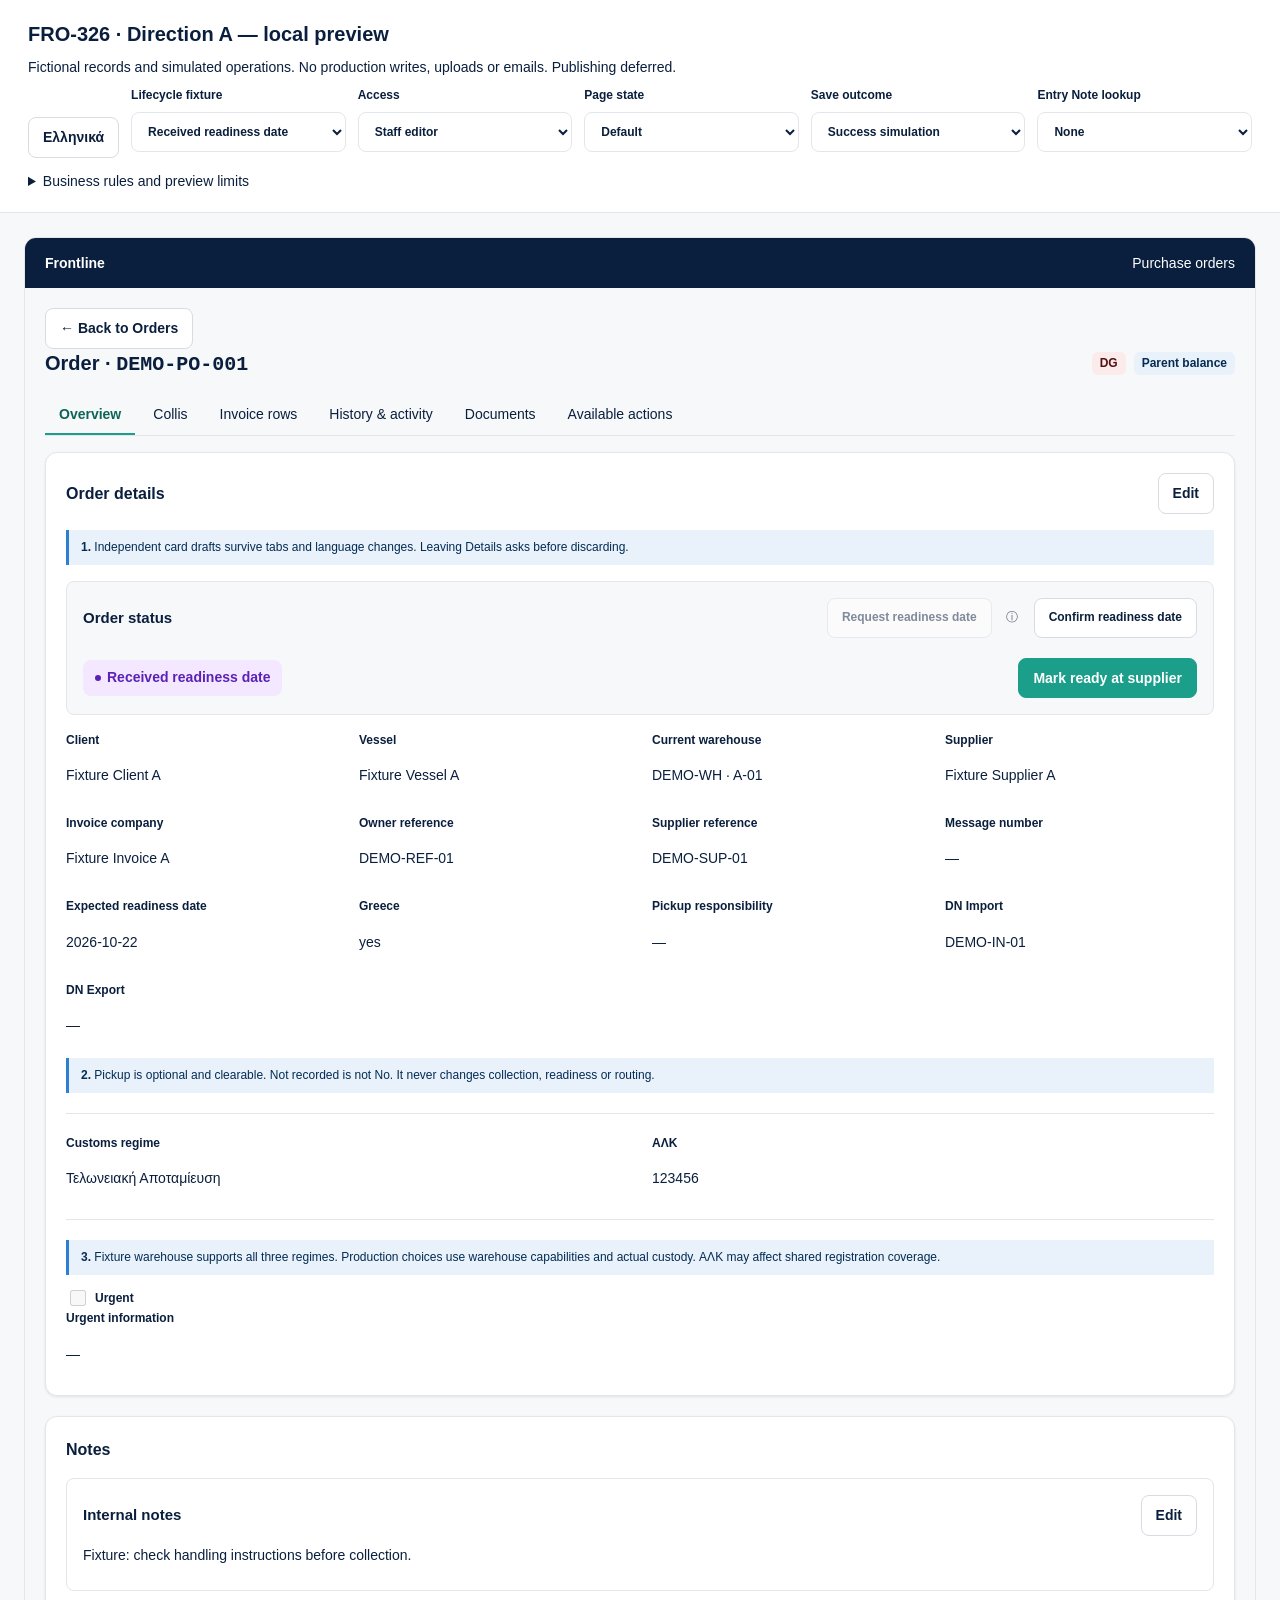
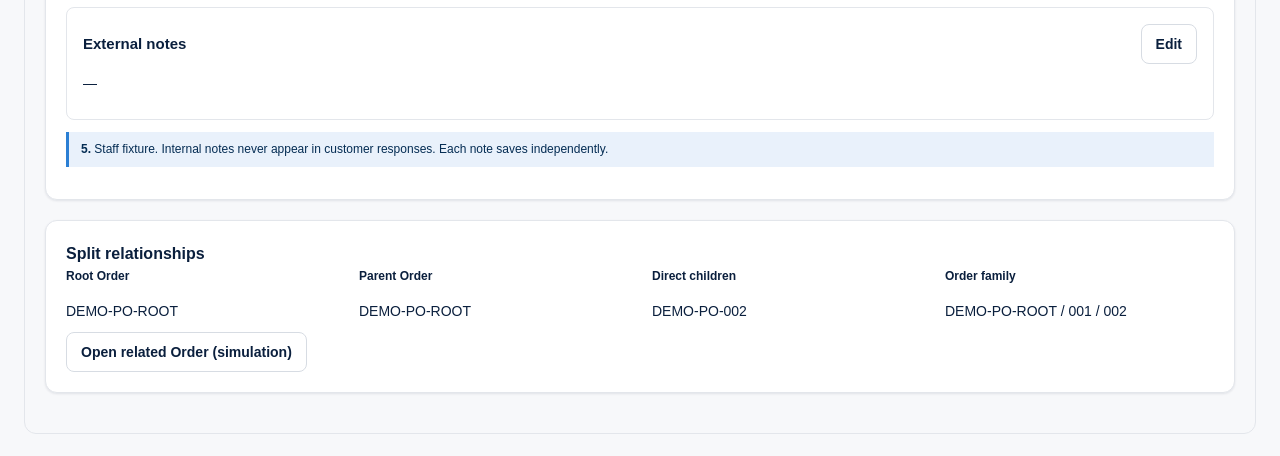
<file: previews/fro326-comparison/full.html>
<!doctype html><html lang="en"><head><meta charset="utf-8"><meta name="viewport" content="width=device-width,initial-scale=1"><title>FRO-326 · Direction A</title><link rel="icon" href="data:,"><link rel="stylesheet" href="preview.css"><style>
.workspace{max-width:1500px;margin:auto;padding:24px}.scroll{overflow:auto;max-width:100%}table{width:100%;border-collapse:collapse;font-size:13px}th{background:var(--surface-2);font-size:11px;text-transform:uppercase;text-align:left;padding:10px 14px;white-space:nowrap}td{padding:12px 14px;border-bottom:1px solid var(--border);vertical-align:middle}td input,td select{min-width:100px}td .actions{min-width:150px}.colli-table{min-width:1000px}.invoice-table{min-width:1050px}input[type=checkbox]{width:16px;height:16px;vertical-align:middle}.checks{display:flex;gap:12px;flex-wrap:wrap}.checks label{display:flex;align-items:center;gap:6px;margin:0}.expanded td{background:var(--canvas);padding:16px}.expanded .grid{grid-template-columns:1fr 1fr}.expanded textarea{min-height:72px}.section-note{border-left:3px solid #2b7fd4;background:var(--info-bg);color:var(--info);padding:8px 12px;margin:12px 0;font-size:12px}.error{background:var(--danger-bg);color:var(--danger);padding:12px;border-radius:8px}.rule{font-size:11px;border:1px dashed #2b7fd4;color:var(--info);border-radius:6px;padding:2px 6px;display:inline-block;margin:4px 0}.dirty{color:var(--accent-active);font-size:12px}.readonly{background:var(--surface-2)}.line{padding:10px 0;border-bottom:1px solid var(--border);overflow-wrap:anywhere}.attachments{border:1px dashed var(--strong);border-radius:8px;padding:20px}.subsection{border:1px solid var(--border);border-radius:8px;padding:16px;margin-top:16px}.review{position:relative}.bar-grid{display:flex;flex-wrap:wrap;gap:12px;align-items:end}.bar-grid label{min-width:125px;flex:1}.bar-grid select{margin-top:6px}.summary{white-space:pre-wrap}.modal-fields{display:grid;gap:16px;margin-top:16px}.field textarea{min-height:90px}.new{white-space:normal}dialog{width:600px;max-height:85vh;overflow:auto}.review details{margin-top:12px}.review a{color:var(--accent-active)}@media(max-width:700px){.workspace{padding:10px}.expanded .grid{grid-template-columns:1fr}.bar-grid label{min-width:100%}.chrome{flex-wrap:wrap}.heading h1{overflow-wrap:anywhere}.actions{width:100%}.actions button{max-width:100%}.card{padding:16px}}
</style></head><body><header id="review" class="review"></header><div id="notice" role="status" class="review" hidden></div><div id="app" class="workspace"></div><dialog id="dialog" aria-labelledby="dialogTitle"><h2 id="dialogTitle"></h2><form id="dialogForm"><div id="dialogBody" class="modal-fields"></div><p id="dialogError" class="error" hidden></p><div class="footer"><button type="button" id="dialogCancel"></button><button type="submit" id="dialogConfirm" class="primary"></button></div></form></dialog><script src="full.js"></script></body></html>
</file>
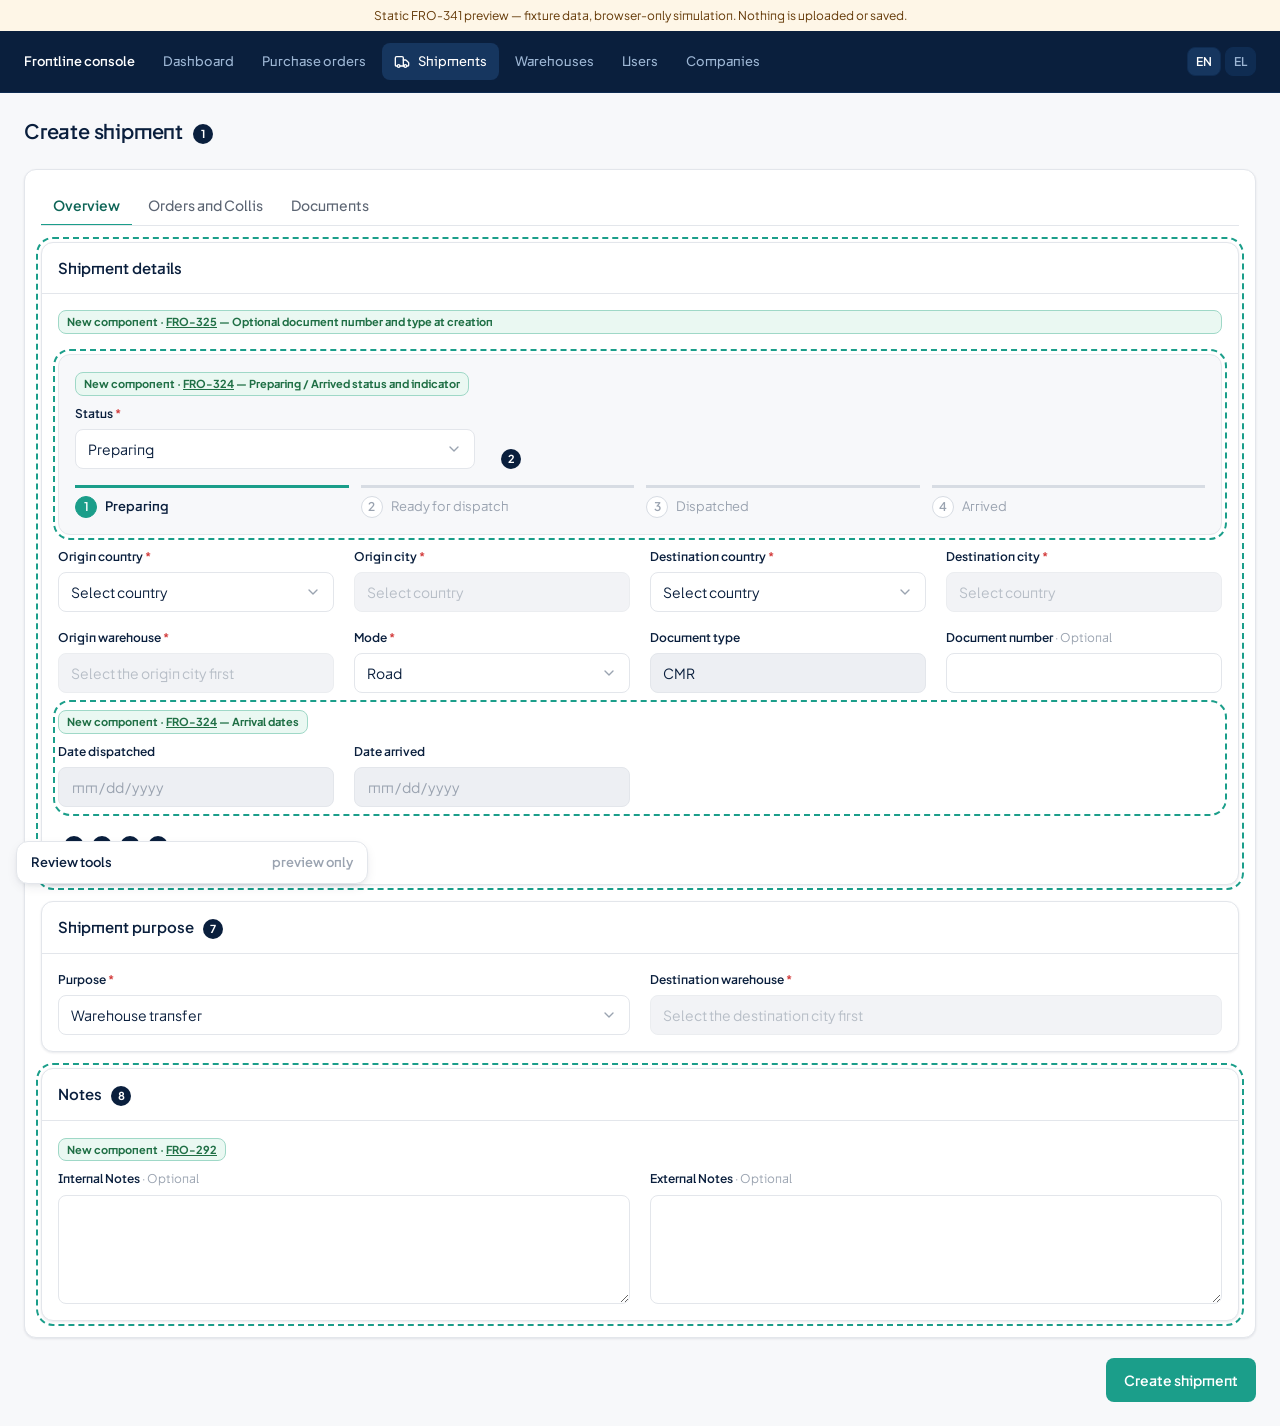
<file: previews/fro341/index.src.html>
<!doctype html>
<html lang="en">
<head>
<meta charset="utf-8">
<meta name="viewport" content="width=device-width,initial-scale=1">
<meta name="robots" content="noindex,nofollow">
<title>FRO-341 · Create shipment preview</title>
<link rel="preconnect" href="https://fonts.googleapis.com">
<link rel="preconnect" href="https://fonts.gstatic.com" crossorigin>
<link href="https://fonts.googleapis.com/css2?family=JetBrains+Mono:wght@400&family=Plus+Jakarta+Sans:wght@400;500;600;700&display=swap" rel="stylesheet">
<style>
/* Tokens copied from frontline-forwarding-client/src/styles/theme.css (main 5c51030). */
:root{
  --navy-200:#9db6d4;--navy-600:#16365f;--navy-700:#0f2c52;--navy-800:#0a1f3d;--navy-900:#061425;
  --teal-50:#e1f5ee;--teal-100:#b8e8d8;--teal-500:#1b9e8a;--teal-600:#127a6b;--teal-700:#0e6557;--teal-800:#0b5346;
  --neutral-50:#f7f8fa;--neutral-100:#edeff3;--neutral-200:#e3e6eb;--neutral-300:#d7dce3;--neutral-500:#9aa3b0;--neutral-600:#5c6573;
  --canvas:var(--neutral-50);--surface:#fff;--surface-2:var(--neutral-100);
  --chrome:var(--navy-800);--chrome-hover:var(--navy-700);--chrome-active:var(--navy-600);
  --fg:var(--navy-800);--fg-muted:var(--neutral-600);--fg-subtle:var(--neutral-500);--fg-on-chrome:#fff;--fg-on-chrome-muted:var(--navy-200);--fg-on-accent:#fff;
  --accent:var(--teal-500);--accent-hover:var(--teal-600);--accent-active:var(--teal-700);--accent-subtle:var(--teal-50);--accent-strong:var(--teal-800);
  --border:var(--neutral-200);--border-strong:var(--neutral-300);
  --success:#1f9d55;--success-subtle:#e9f6ee;--success-fg:#14532d;
  --warning:#d98a0b;--warning-subtle:#fef6e7;--warning-fg:#633806;
  --danger:#d33c3c;--danger-subtle:#fcebeb;--danger-fg:#501313;
  --info:#2b7fd4;--info-subtle:#e9f1fb;--info-fg:#042c53;
  --violet-subtle:#f3e8ff;--violet-fg:#5b21b6;--cyan-subtle:#cffafe;--cyan-fg:#155e75;--lime-subtle:#ecfccb;--lime-fg:#3f6212;--indigo-subtle:#eef2ff;--indigo-fg:#3730a3;
  --radius-md:.5rem;--radius-lg:.75rem;--radius-xl:1rem;
  --shadow-card:0 1px 2px 0 rgb(10 31 61/.04),0 1px 3px 0 rgb(10 31 61/.06);
  --shadow-popover:0 4px 12px -2px rgb(10 31 61/.1),0 2px 6px -2px rgb(10 31 61/.08);
  --shadow-modal:0 24px 48px -12px rgb(6 20 37/.28);
  /* Density: compact (internal ops platform). */
  --row-py:.5rem;--card-p:1rem;--stack-gap:.75rem;--section-gap:1rem;
  --z-sticky:10;--z-modal:50;--z-popover:60;--z-toast:70;
  --font-sans:'Plus Jakarta Sans',ui-sans-serif,system-ui,-apple-system,'Segoe UI',Roboto,Helvetica,Arial,sans-serif;
  --font-mono:'JetBrains Mono',ui-monospace,'SF Mono','Cascadia Code',Menlo,Consolas,monospace;
}
*{box-sizing:border-box}
html{-webkit-text-size-adjust:100%;font-feature-settings:'cv11','ss01'}
body{margin:0;background:var(--canvas);color:var(--fg);font-family:var(--font-sans);font-size:.875rem;line-height:1.6;-webkit-font-smoothing:antialiased}
button{font:inherit;color:inherit}
button:enabled{cursor:pointer}button:disabled{cursor:not-allowed}
:focus-visible{outline:2px solid var(--accent);outline-offset:2px}
@media (prefers-reduced-motion:reduce){*,*::before,*::after{animation-duration:.01ms!important;transition-duration:.01ms!important}}
.mono{font-family:var(--font-mono);font-variant-numeric:tabular-nums}
/* Type scale */
.text-title{font-size:1.25rem;line-height:1.75rem;font-weight:600;letter-spacing:-.01em}
.text-heading{font-size:1rem;line-height:1.5rem;font-weight:600}
.text-subheading{font-size:.9375rem;line-height:1.375rem;font-weight:600}
.text-body-sm{font-size:.8125rem;line-height:1.5}
.text-caption{font-size:.75rem;line-height:1.4}
.text-overline{font-size:.6875rem;line-height:1rem;font-weight:600;letter-spacing:.05em;text-transform:uppercase}
.muted{color:var(--fg-muted)}.subtle{color:var(--fg-subtle)}
.sr-only{position:absolute;width:1px;height:1px;padding:0;margin:-1px;overflow:hidden;clip:rect(0,0,0,0);border:0}
/* AppShell header (components/layout/app-shell.tsx) */
.shell-header{background:var(--chrome);border-bottom:1px solid var(--chrome-hover)}
.shell-inner{max-width:100rem;margin:0 auto;display:flex;align-items:center;justify-content:space-between;gap:1rem;padding:.75rem 1.5rem}
.brand{font-size:.8125rem;font-weight:600;color:var(--fg-on-chrome);white-space:nowrap}
.nav{display:flex;gap:.25rem;margin-left:.5rem}
.nav a{display:inline-flex;align-items:center;gap:.5rem;border-radius:var(--radius-md);padding:.5rem .75rem;font-size:.8125rem;font-weight:500;color:var(--fg-on-chrome-muted);text-decoration:none}
.nav a[aria-current]{background:var(--chrome-active);color:var(--fg-on-chrome)}
.nav svg{width:1rem;height:1rem}
.lang{display:flex;gap:.25rem}
.lang button{border:1px solid var(--chrome-hover);background:var(--chrome-hover);color:var(--fg-on-chrome-muted);border-radius:var(--radius-md);padding:.25rem .5rem;font-size:.75rem;font-weight:600}
.lang button[aria-pressed=true]{background:var(--chrome-active);color:var(--fg-on-chrome)}
main{max-width:100rem;margin:0 auto;padding:1.5rem}
/* TopBar */
.topbar{margin-bottom:1.5rem;display:flex;justify-content:space-between;align-items:flex-start;gap:.75rem}
.topbar h1{margin:0}
/* Card */
.card{border:1px solid var(--border);border-radius:var(--radius-lg);background:var(--surface);box-shadow:var(--shadow-card)}
.card-pad{padding:var(--card-p)}
.card-header{display:flex;align-items:center;justify-content:space-between;gap:.75rem;border-bottom:1px solid var(--border);padding:.875rem var(--card-p)}
.card-title{margin:0}
.card-body{padding:var(--card-p)}
.stack{display:flex;flex-direction:column;gap:var(--stack-gap)}
.sections{display:flex;flex-direction:column;gap:var(--section-gap)}
/* Tabs (components/ui/tabs.tsx) */
.tablist{display:flex;gap:.25rem;border-bottom:1px solid var(--border);overflow-x:auto;overflow-y:hidden;scrollbar-width:none}
.tab{margin-bottom:-1px;border:0;border-bottom:2px solid transparent;background:none;padding:.5rem .75rem;font-size:.875rem;font-weight:500;color:var(--fg-muted);white-space:nowrap}
.tab:hover{color:var(--fg)}
.tab[aria-selected=true]{border-bottom-color:var(--accent);font-weight:600;color:var(--accent-active)}
.tab:focus-visible{outline:none;box-shadow:0 0 0 2px rgb(27 158 138/.4)}
.tabpanel{padding-top:1rem}
/* Form controls (components/ui/input.tsx, select.tsx) */
.grid4{display:grid;grid-template-columns:repeat(4,minmax(0,1fr));gap:1rem 1.25rem}
.grid2{display:grid;grid-template-columns:repeat(2,minmax(0,1fr));gap:1rem 1.25rem}
@media (max-width:1100px){.grid4{grid-template-columns:repeat(2,minmax(0,1fr))}}
@media (max-width:640px){.grid4,.grid2{grid-template-columns:minmax(0,1fr)}}
.field{display:flex;flex-direction:column;gap:.375rem;min-width:0}
.label{display:block;font-size:.75rem;font-weight:600;color:var(--fg)}
.req{margin-left:.125rem;color:var(--danger)}
.opt{font-weight:400;color:var(--fg-subtle)}
.control{width:100%;height:2.5rem;border:1px solid var(--border);border-radius:var(--radius-md);background:var(--surface);color:var(--fg);font:inherit;font-size:.875rem;padding:0 .75rem;outline:none;transition:border-color .1s,box-shadow .1s}
.control:focus{border-color:var(--accent);box-shadow:0 0 0 3px rgb(27 158 138/.15)}
.control:disabled,.control[readonly]{cursor:not-allowed;background:var(--surface-2);color:var(--fg-subtle)}
.control[readonly]{cursor:default;color:var(--fg)}
.control.invalid{border-color:var(--danger)}
.control.invalid:focus{box-shadow:0 0 0 3px rgb(211 60 60/.15)}
select.control{appearance:none;padding-right:2.25rem;cursor:pointer;background-image:url("data:image/svg+xml,%3Csvg xmlns='http://www.w3.org/2000/svg' width='16' height='16' viewBox='0 0 24 24' fill='none' stroke='%239aa3b0' stroke-width='2' stroke-linecap='round' stroke-linejoin='round'%3E%3Cpath d='m6 9 6 6 6-6'/%3E%3C/svg%3E");background-repeat:no-repeat;background-position:right .75rem center}
textarea.control{height:auto;min-height:6.5rem;padding:.5rem .75rem;line-height:1.625;resize:vertical}
.with-icon{position:relative}.with-icon svg{position:absolute;left:.75rem;top:50%;transform:translateY(-50%);width:1rem;height:1rem;color:var(--fg-subtle);pointer-events:none}.with-icon .control{padding-left:2.25rem}
.hint{font-size:.75rem;color:var(--fg-subtle)}
.error{font-size:.75rem;color:var(--danger-fg)}
/* Button (components/ui/button.tsx) */
.btn{display:inline-flex;align-items:center;justify-content:center;gap:.5rem;white-space:nowrap;border-radius:var(--radius-md);font-weight:600;line-height:1;border:0;transition:background-color .1s,color .1s,box-shadow .1s}
.btn:focus-visible{outline:none;box-shadow:0 0 0 2px var(--canvas),0 0 0 4px rgb(27 158 138/.4)}
.btn:disabled{opacity:.45;pointer-events:none}
.btn svg{width:1rem;height:1rem}
.btn-primary{background:var(--accent);color:var(--fg-on-accent)}.btn-primary:hover{background:var(--accent-hover)}
.btn-secondary{background:var(--surface);color:var(--fg);border:1px solid var(--border-strong)}.btn-secondary:hover{background:var(--canvas)}
.btn-ghost{background:transparent;color:var(--fg)}.btn-ghost:hover{background:var(--surface-2)}
.btn-sm{height:2rem;padding:0 .625rem;font-size:.75rem;gap:.375rem}
.btn-md{height:2.5rem;padding:0 .875rem;font-size:.875rem}
.btn-lg{height:2.75rem;padding:0 1.125rem;font-size:.875rem}
.icon-btn{width:2rem;padding:0}
/* Checkbox (components/ui/choice.tsx) */
.check{appearance:none;width:17px;height:17px;margin:0;border:1px solid var(--border-strong);border-radius:5px;background:var(--surface);cursor:pointer;display:inline-grid;place-content:center;vertical-align:middle}
.check:checked,.check:indeterminate{border-color:var(--accent);background:var(--accent)}
.check:checked::after{content:'';width:9px;height:5px;border-left:2px solid #fff;border-bottom:2px solid #fff;transform:rotate(-45deg) translate(1px,-1px)}
.check:indeterminate::after{content:'';width:9px;height:2px;background:#fff}
.check:disabled{opacity:.5;cursor:not-allowed}
/* Table (components/ui/table.tsx) */
.table-wrap{overflow-x:auto;border:1px solid var(--border);border-radius:var(--radius-lg)}
table{width:100%;border-collapse:collapse;font-size:.8125rem}
th{border-bottom:1px solid var(--border);padding:.625rem .875rem;text-align:left;font-size:11px;font-weight:600;text-transform:uppercase;letter-spacing:.025em;color:var(--fg-muted);background:var(--surface);white-space:nowrap}
td{padding:var(--row-py) .875rem;vertical-align:middle;border-bottom:1px solid var(--border)}
tr:last-child td{border-bottom:0}
tr.po-row td{background:var(--canvas)}
tr.selected td{background:var(--accent-subtle)}
td.indent{padding-left:2.5rem}
.cell-end{text-align:right;white-space:nowrap}
.row-flex{display:flex;align-items:center;gap:.5rem}
/* Badge / StatusPill / Alert */
.badge{display:inline-flex;align-items:center;gap:.25rem;border-radius:var(--radius-md);padding:.125rem .5rem;font-size:.75rem;font-weight:600;line-height:1.25;background:var(--surface-2);color:var(--fg-muted)}
.pill{display:inline-flex;align-items:center;gap:.375rem;border-radius:var(--radius-md);padding:.25rem .5rem;font-size:.75rem;font-weight:600;line-height:1;white-space:nowrap}
.pill::before{content:'';width:6px;height:6px;border-radius:999px;background:currentColor}
.tone-cyan{background:var(--cyan-subtle);color:var(--cyan-fg)}.tone-violet{background:var(--violet-subtle);color:var(--violet-fg)}.tone-lime{background:var(--lime-subtle);color:var(--lime-fg)}.tone-info{background:var(--info-subtle);color:var(--info-fg)}.tone-warning{background:var(--warning-subtle);color:var(--warning-fg)}.tone-neutral{background:var(--surface-2);color:var(--fg-muted)}.tone-success{background:var(--success-subtle);color:var(--success-fg)}.tone-danger{background:var(--danger-subtle);color:var(--danger-fg)}.tone-accent{background:var(--accent-subtle);color:var(--accent-strong)}
.alert{display:flex;align-items:flex-start;gap:.625rem;border-radius:var(--radius-lg);padding:.75rem .875rem;font-size:.875rem;line-height:1.375}
.alert svg{width:1rem;height:1rem;flex:none;margin-top:.125rem}
/* Status subcard + stepper (New component) */
.subcard{border:1px solid var(--border);border-radius:var(--radius-md);background:var(--canvas);padding:1rem}
.status-row{display:flex;flex-wrap:wrap;align-items:flex-end;gap:1.25rem}
.status-row .field{width:min(100%,25rem)}
.stepper{display:grid;grid-template-columns:repeat(4,minmax(0,1fr));gap:.75rem;list-style:none;margin:1rem 0 0;padding:0}
.step{border-top:3px solid var(--border-strong);padding-top:.5rem;display:flex;gap:.5rem;align-items:center;font-size:.8125rem;color:var(--fg-subtle)}
.step .num{flex:none;width:22px;height:22px;border-radius:999px;border:1px solid var(--border-strong);display:grid;place-content:center;font-size:.75rem;font-weight:600;background:var(--surface)}
.step.current{border-top-color:var(--accent);color:var(--fg);font-weight:600}
.step.current .num{background:var(--accent);border-color:var(--accent);color:var(--fg-on-accent)}
.step.unrecorded{border-top-style:dashed}
@media (max-width:640px){.stepper{gap:.5rem}.step{flex-direction:column;align-items:flex-start;font-size:.6875rem}}
/* Partial selections compact rows */
.partial-row{display:grid;grid-template-columns:minmax(9rem,1fr) minmax(10rem,1.6fr) minmax(10rem,1fr) minmax(10rem,1.2fr) auto;gap:.75rem;align-items:end;padding:.75rem 0;border-bottom:1px solid var(--border)}
.partial-row:last-child{border-bottom:0}
@media (max-width:1100px){.partial-row{grid-template-columns:repeat(2,minmax(0,1fr))}}
@media (max-width:640px){.partial-row{grid-template-columns:minmax(0,1fr)}}
.chips{display:flex;flex-wrap:wrap;gap:.375rem}
/* Attachments (features/attachments/components/attachment-panel.tsx) */
.file-row{display:flex;flex-wrap:wrap;align-items:center;justify-content:space-between;gap:.75rem;border:1px solid var(--border);border-radius:var(--radius-md);background:var(--surface-2);padding:.75rem}
.file-icon{border-radius:var(--radius-md);background:var(--surface);padding:.5rem;color:var(--accent);display:inline-flex}
.file-icon svg{width:1.25rem;height:1.25rem}
.empty-box{border:1px dashed var(--border);border-radius:var(--radius-md);padding:1rem;font-size:.875rem;color:var(--fg-muted)}
.progress{height:4px;border-radius:999px;background:var(--surface);overflow:hidden;width:8rem}.progress>span{display:block;height:100%;background:var(--accent)}
/* Modal (components/ui/modal.tsx) */
.scrim{position:fixed;inset:0;z-index:var(--z-modal);display:flex;align-items:center;justify-content:center;padding:1rem}
.scrim-bg{position:absolute;inset:0;background:rgb(6 20 37/.45)}
.modal{position:relative;width:min(100%,64rem);max-height:calc(100vh - 2rem);display:flex;flex-direction:column;border-radius:var(--radius-xl);background:var(--surface);box-shadow:var(--shadow-modal)}
.modal-head{display:flex;align-items:center;justify-content:space-between;gap:.75rem;border-bottom:1px solid var(--border);padding:1rem 1.125rem}
.modal-body{padding:1rem 1.125rem;overflow-y:auto}
.modal-foot{display:flex;flex-wrap:wrap;align-items:center;justify-content:flex-end;gap:.5rem;border-top:1px solid var(--border);background:var(--canvas);padding:.875rem 1.125rem;border-radius:0 0 var(--radius-xl) var(--radius-xl)}
.metrics{display:grid;grid-template-columns:repeat(4,minmax(0,1fr));gap:.75rem}
@media (max-width:760px){.metrics{grid-template-columns:repeat(2,minmax(0,1fr))}}
.metric{border:1px solid var(--border);border-radius:var(--radius-lg);background:var(--surface);padding:1rem;box-shadow:var(--shadow-card)}
.metric .v{font-size:1.5rem;font-weight:700;font-variant-numeric:tabular-nums}
.facts{display:grid;grid-template-columns:repeat(3,minmax(0,1fr));gap:.75rem 1.25rem;margin:0}
@media (max-width:760px){.facts{grid-template-columns:minmax(0,1fr)}}
.facts dt{font-size:.75rem;font-weight:600;color:var(--fg-muted)}.facts dd{margin:0}
.checks{list-style:none;margin:0;padding:0;display:flex;flex-direction:column;gap:.375rem}
.checks li{display:flex;gap:.5rem;align-items:flex-start}
.checks svg{width:1rem;height:1rem;flex:none;margin-top:.15rem}
/* Toast */
.toast{position:fixed;right:1rem;bottom:1rem;z-index:var(--z-toast);max-width:24rem;border-radius:var(--radius-lg);background:var(--chrome);color:var(--fg-on-chrome);padding:.75rem 1rem;box-shadow:var(--shadow-popover);border-left:4px solid var(--success)}
/* Skeleton (components/feedback/loading-placeholder) */
.skeleton{height:2.5rem;border-radius:var(--radius-md);background:var(--surface-2);animation:pulse 1.4s ease-in-out infinite}
@keyframes pulse{50%{opacity:.5}}
/* ---------- Preview-only review annotations (never shipped) ---------- */
.nc{position:relative;outline:2px dashed var(--accent);outline-offset:3px;border-radius:var(--radius-lg)}
.nc-label{display:inline-block;max-width:100%;margin:0 0 .5rem;border:1px solid #9fd8c7;border-radius:var(--radius-md);background:#eaf8f2;padding:.125rem .5rem;font-size:.6875rem;font-weight:700;color:#1f6f45}
.nc-label a{color:inherit}
body.hide-nc .nc{outline:none}body.hide-nc .nc-label{display:none}
.bn{display:inline-grid;place-content:center;width:1.25rem;height:1.25rem;border-radius:999px;background:var(--chrome);color:#fff;font-size:.6875rem;font-weight:700;margin-left:.375rem;vertical-align:middle;border:0;cursor:pointer}
body.hide-bn .bn{display:none}
.tools{position:fixed;left:1rem;bottom:1rem;z-index:var(--z-popover);width:min(22rem,calc(100vw - 2rem));border:1px solid var(--border);border-radius:var(--radius-lg);background:var(--surface);box-shadow:var(--shadow-popover);font-size:.8125rem}
.tools summary{cursor:pointer;padding:.625rem .875rem;font-weight:600;list-style:none;display:flex;justify-content:space-between}
.tools .tools-body{border-top:1px solid var(--border);padding:.75rem .875rem;display:flex;flex-direction:column;gap:.625rem;max-height:60vh;overflow:auto}
.seg{display:flex;flex-wrap:wrap;gap:.25rem}.seg button{border:1px solid var(--border-strong);background:var(--surface);border-radius:var(--radius-md);padding:.25rem .5rem;font-size:.75rem;font-weight:600}.seg button[aria-pressed=true]{background:var(--chrome);color:#fff;border-color:var(--chrome)}
.notes-panel{position:fixed;right:1rem;top:5rem;bottom:1rem;z-index:var(--z-popover);width:min(26rem,calc(100vw - 2rem));overflow:auto;border:1px solid var(--border);border-radius:var(--radius-lg);background:var(--surface);box-shadow:var(--shadow-popover)}
.notes-panel ol{margin:0;padding:0;list-style:none}
.notes-panel li{padding:.75rem 1rem;border-bottom:1px solid var(--border)}
.notes-panel li.hl{background:var(--accent-subtle)}
.sim-banner{background:var(--warning-subtle);color:var(--warning-fg);font-size:.75rem;padding:.375rem 1.5rem;text-align:center}
@media (max-width:900px){.nav{display:none}.shell-inner,main{padding-left:1rem;padding-right:1rem}}
.actions-end{display:flex;justify-content:flex-end;margin-top:1.25rem}
.inline-frame{width:100%;height:min(70vh,52rem);border:0;border-radius:var(--radius-lg);background:var(--canvas)}
</style>
</head>
<body>
<div class="sim-banner" id="sim-banner"></div>
<div id="app"></div>
<script>
const EL = __EL_JSON__;
</script>
<script>
'use strict';
/* Greek for strings not yet in production labels (proposed; confirm with the office). */
const ELX = {
  'Dashboard':'Πίνακας ελέγχου','Shipments':'Αποστολές','Warehouses':'Αποθήκες','Users':'Χρήστες','Companies':'Εταιρείες',
  'Overview':'Επισκόπηση','Orders and Collis':'Παραγγελίες και κόλι','Documents':'Έγγραφα',
  'Shipment details':'Στοιχεία αποστολής','Shipment status':'Κατάσταση αποστολής','Status':'Κατάσταση',
  'Preparing':'Σε προετοιμασία','Ready for dispatch':'Έτοιμη για αποστολή','Dispatched':'Απεστάλη','Arrived':'Αφίχθηκε',
  'Road':'Οδική','Air':'Αεροπορική','Sea':'Θαλάσσια','Unknown':'Άγνωστο','Unknown — not recorded':'Άγνωστο — δεν καταχωρίστηκε',
  'Document type':'Τύπος εγγράφου','Document number':'Αριθμός εγγράφου','Transport reference':'Στοιχείο μεταφοράς','Not recorded':'Δεν καταχωρίστηκε',
  'Date dispatched':'Ημερομηνία αποστολής','Date arrived':'Ημερομηνία άφιξης','Optional':'Προαιρετικό',
  'Shipment purpose':'Σκοπός αποστολής','Warehouse transfer':'Μεταφορά σε αποθήκη','Destination warehouse':'Αποθήκη προορισμού',
  'Derived from selected Orders':'Προκύπτει από τις επιλεγμένες παραγγελίες','Select purpose first':'Επιλέξτε πρώτα σκοπό',
  'Notes':'Σημειώσεις','Internal Notes':'Εσωτερικές σημειώσεις','External Notes':'Εξωτερικές σημειώσεις',
  'Select purchase orders and collis':'Επιλογή παραγγελιών αγοράς και κόλι','By purchase order':'Ανά παραγγελία','From arrived shipments':'Από αποστολές που αφίχθηκαν',
  'Create new order':'Νέα παραγγελία','Show collis for {po}':'Εμφάνιση κόλι της {po}','Hide collis for {po}':'Απόκρυψη κόλι της {po}',
  'Select an origin warehouse to list eligible purchase orders.':'Επιλέξτε αποθήκη προέλευσης για να εμφανιστούν οι διαθέσιμες παραγγελίες.',
  'Select the receiving warehouse to list Orders for this arrival.':'Επιλέξτε αποθήκη παραλαβής για να εμφανιστούν οι παραγγελίες της άφιξης.',
  'Whole Orders only when recording an arrived shipment.':'Κατά την καταχώριση αποστολής που αφίχθηκε επιλέγονται μόνο ολόκληρες παραγγελίες.',
  'Search shipment or transport document number':'Αναζήτηση αριθμού αποστολής ή εγγράφου μεταφοράς',
  'Route':'Διαδρομή','Transport document type':'Τύπος εγγράφου μεταφοράς','Transport document number':'Αριθμός εγγράφου μεταφοράς','Available collis':'Διαθέσιμα κόλι',
  'Availability':'Διαθεσιμότητα','Available':'Διαθέσιμο','Reserved by {id}':'Δεσμευμένο από {id}','Show contents of {id}':'Εμφάνιση περιεχομένων της {id}','Hide contents of {id}':'Απόκρυψη περιεχομένων της {id}',
  'Select all available collis of {id}':'Επιλογή όλων των διαθέσιμων κόλι της {id}',
  'No arrived shipments at this origin.':'Δεν υπάρχουν αποστολές που αφίχθηκαν σε αυτή την αφετηρία.',
  'No partial selections to confirm.':'Δεν υπάρχουν μερικές επιλογές για επιβεβαίωση.',
  'Operational separation':'Επιχειρησιακός διαχωρισμός','Uncollectable remainder':'Μη συλλέξιμο υπόλοιπο','Other':'Άλλο',
  '{count} remaining':'{count} παραμένουν','Remark is required for Other':'Η παρατήρηση είναι υποχρεωτική για «Άλλο»',
  'Attachments':'Συνημμένα','Choose documents or photos':'Επιλογή εγγράφων ή φωτογραφιών',
  'PDF, images, Word, Excel, CSV or text · up to 25 MB each':'PDF, εικόνες, Word, Excel, CSV ή κείμενο · έως 25 MB το καθένα',
  'Files stay pending until the shipment is created.':'Τα αρχεία παραμένουν σε αναμονή μέχρι να δημιουργηθεί η αποστολή.',
  'No attachments uploaded.':'Δεν έχουν ανέβει συνημμένα.','Uploading':'Μεταφόρτωση','Ready':'Έτοιμο','Upload failed — check the connection and retry.':'Η μεταφόρτωση απέτυχε — ελέγξτε τη σύνδεση και δοκιμάστε ξανά.',
  'Retry':'Επανάληψη','Document':'Έγγραφο','Photo':'Φωτογραφία','Pending':'Σε αναμονή','Download':'Λήψη',
  'Creation review':'Έλεγχος δημιουργίας','Back to editing':'Επιστροφή στην επεξεργασία','Confirm and create shipment':'Επιβεβαίωση και δημιουργία αποστολής',
  'Confirm and record arrival':'Επιβεβαίωση και καταχώριση άφιξης',
  'Creates PREPARING: reserves the selected collis and creates any child Orders. It does not confirm readiness or record departure.':'Δημιουργεί αποστολή PREPARING: δεσμεύει τα επιλεγμένα κόλι και δημιουργεί τυχόν θυγατρικές παραγγελίες. Δεν επιβεβαιώνει ετοιμότητα ούτε καταχωρίζει αναχώρηση.',
  'Records ARRIVED: links the whole Orders to this arrival. Stock confirmation stays a separate step.':'Καταχωρίζει αποστολή ARRIVED: συνδέει τις ολόκληρες παραγγελίες με την άφιξη. Η επιβεβαίωση αποθέματος παραμένει ξεχωριστό βήμα.',
  'Country and city references are complete and compatible':'Οι χώρες και πόλεις είναι πλήρεις και συμβατές',
  'At least one colli is selected':'Έχει επιλεγεί τουλάχιστον ένα κόλι','Document number is valid':'Ο αριθμός εγγράφου είναι έγκυρος',
  'Selected files are ready':'Τα επιλεγμένα αρχεία είναι έτοιμα','Dates are in order and not in the future':'Οι ημερομηνίες είναι σε σειρά και όχι μελλοντικές',
  'Review selected files':'Έλεγχος επιλεγμένων αρχείων','Files':'Αρχεία','No files selected.':'Δεν επιλέχθηκαν αρχεία.',
  'Simulated: shipment created as PREPARING. Nothing was saved.':'Προσομοίωση: η αποστολή δημιουργήθηκε ως PREPARING. Δεν αποθηκεύτηκε τίποτα.',
  'Simulated: arrival recorded as ARRIVED. Nothing was saved.':'Προσομοίωση: η άφιξη καταχωρίστηκε ως ARRIVED. Δεν αποθηκεύτηκε τίποτα.',
  'Cancel':'Ακύρωση','Create':'Δημιουργία','Close':'Κλείσιμο',
  'Could not load eligible purchase orders.':'Δεν ήταν δυνατή η φόρτωση των διαθέσιμων παραγγελιών.',
  'Shipment number':'Αριθμός αποστολής','Orders':'Παραγγελίες','Existing arrival':'Υπάρχουσα άφιξη','New arrival — AWAITING_IMPORT':'Νέα άφιξη — AWAITING_IMPORT',
  'Linked stocked stay — stays IN_STOCK':'Συνδεδεμένη παραμονή σε απόθεμα — παραμένει IN_STOCK',
  'This number is already used by {id}.':'Ο αριθμός χρησιμοποιείται ήδη από την {id}.',
  'Use 255 characters or fewer.':'Χρησιμοποιήστε έως 255 χαρακτήρες.',
  'All participating Orders must reference the same vessel.':'Όλες οι συμμετέχουσες παραγγελίες πρέπει να αφορούν το ίδιο πλοίο.',
  'Date arrived cannot be before date dispatched.':'Η ημερομηνία άφιξης δεν μπορεί να είναι πριν από την ημερομηνία αποστολής.',
  'Dates cannot be in the future.':'Οι ημερομηνίες δεν μπορούν να είναι μελλοντικές.',
  'The server rejected the shipment: HU-DEMO-STOCK-MULTI-A-2 is already reserved by SH-DEMO-0150. Your draft is unchanged.':'Ο διακομιστής απέρριψε την αποστολή: το HU-DEMO-STOCK-MULTI-A-2 είναι ήδη δεσμευμένο από την SH-DEMO-0150. Το πρόχειρό σας δεν άλλαξε.',
  'Order details':'Στοιχεία παραγγελίας','Simulated new order':'Προσομοιωμένη νέα παραγγελία',
  'Dimensions (cm)':'Διαστάσεις (cm)','Gross weight (kg)':'Μικτό βάρος (kg)','Description':'Περιγραφή','missing':'λείπει',
  '{n} missing':'{n} λείπουν','Loading…':'Φόρτωση…'
};
const tr = (key, vars) => {
  let s = S.lang === 'el' ? (EL[key] ?? ELX[key] ?? key) : key;
  if (vars) for (const k in vars) s = s.replaceAll('{' + k + '}', vars[k]);
  return s;
};
const esc = v => String(v ?? '').replace(/[&<>"']/g, c => ({'&':'&amp;','<':'&lt;','>':'&gt;','"':'&quot;',"'":'&#39;'}[c]));
const T = (k, v) => esc(tr(k, v));

/* ---------------- Fixtures (docs/reference/demo-data.md + invented demo values) ---------------- */
const COUNTRIES = [{id:'GR', name:'Greece'}, {id:'NL', name:'Netherlands'}];
const CITIES = [{id:'ATH', name:'Athens', country:'GR'}, {id:'PIR', name:'Piraeus', country:'GR'}, {id:'RTM', name:'Rotterdam', country:'NL'}];
const WAREHOUSES = [
  {id:'ATH-HUB', name:'Frontline Athens Hub', kind:'FRONTLINE_HUB', city:'ATH', operator:'FRONT LINE Forwarding & Agency LTD'},
  {id:'PIR-AGENT-HUB', name:'Piraeus Associated Agent Hub', kind:'ASSOCIATED_AGENT_HUB', city:'PIR', operator:'Piraeus Associated Agent'},
  {id:'RTM-HUB', name:'Frontline Rotterdam Hub', kind:'FRONTLINE_HUB', city:'RTM', operator:'FRONT LINE Forwarding & Agency LTD'},
  {id:'DEMO-NOCITY', name:'Demo warehouse without city', kind:'FRONTLINE_HUB', city:null, operator:'FRONT LINE Forwarding & Agency LTD'}
];
const AGENTS = [{id:'AG-4', name:'Demo Agent Company'}];
const colli = (id, desc, dims, kg) => ({id, desc, dims, kg});
const ORDERS = [
  {id:'PO-0000005', status:'IN_STOCK', wh:'ATH-HUB', client:'Demo Client Company', vessel:'MV Aegean Star', collis:[colli('HU-DEMO-STOCK-A-1','Spare pump seals','40×30×25',12.5)]},
  {id:'PO-0000006', status:'IN_STOCK', wh:'ATH-HUB', client:'Demo Client Company', vessel:'MV Aegean Star', collis:[colli('HU-DEMO-STOCK-B-1','Filter cartridges','60×40×40',18)]},
  {id:'PO-0000007', status:'IN_STOCK', wh:'ATH-HUB', client:'Demo Client Company', vessel:'MV Aegean Star', collis:[colli('HU-DEMO-STOCK-MULTI-A-1','Valve set','50×50×30',22),colli('HU-DEMO-STOCK-MULTI-A-2','Gasket kit','30×20×15',4.2),colli('HU-DEMO-STOCK-MULTI-A-3','Hydraulic hoses',null,null)]},
  {id:'PO-0000008', status:'IN_STOCK', wh:'ATH-HUB', client:'Demo Client Company', vessel:'MV Blue Horizon', collis:[colli('HU-DEMO-STOCK-MULTI-B-1','Deck paint','80×60×50',64),colli('HU-DEMO-STOCK-MULTI-B-2','Brushes and rollers','40×40×30',6)]},
  {id:'PO-0000002', status:'EXPECTED_READINESS', wh:'ATH-HUB', client:'Demo Client Company', vessel:'MV Frontline Trader', collis:[colli('HU-DEMO-SPLIT-KEEP','Electrical spares','45×35×30',9.8)]},
  {id:'PO-0000001', status:'IN_STOCK', wh:'RTM-HUB', client:'Demo Client Company', vessel:'MV Blue Horizon', collis:[colli('HU-DEMO-HUB-1','Engine parts','100×80×70',140)]}
];
/* Historical-arrival candidates at a receiving warehouse (invented). */
const HIST_ORDERS = [
  {id:'PO-0000011', status:'EXPECTED_READINESS', recv:'ATH-HUB', client:'Demo Commercial Client Company', vessel:'MV Oceanic Dawn', match:null, collis:[colli('HU-DEMO-HIST-1','Galley equipment','90×60×60',48),colli('HU-DEMO-HIST-2','Galley utensils','40×30×30',7)]},
  {id:'PO-0000012', status:'IN_STOCK', recv:'ATH-HUB', client:'Oceanic Shipping Company', vessel:'MV Oceanic Spirit', match:'2026-09-30', collis:[colli('HU-DEMO-HIST-3','Safety equipment','70×50×40',26)]},
  {id:'PO-0000014', status:'PREPARED_FOR_SHIPMENT', recv:'ATH-HUB', client:'Oceanic Shipping Company', vessel:'MV Oceanic Spirit', excluded:'Reserved by {id}', excludedBy:'SH-DEMO-0150', collis:[colli('HU-DEMO-HIST-4','Ropes','60×60×60',30)]}
];
const SOURCES = [
  {id:'SH-DEMO-0101', origin:'RTM-HUB', dest:'ATH-HUB', mode:'ROAD', doc:'CMR-DEMO-1001', contents:[
    {colli:'HU-DEMO-STOCK-MULTI-A-1', po:'PO-0000007', avail:true},{colli:'HU-DEMO-STOCK-MULTI-A-2', po:'PO-0000007', avail:true},
    {colli:'HU-DEMO-MIX-A-1', po:'PO-0000003', avail:false, by:'SH-DEMO-0150'}]},
  {id:'SH-DEMO-0102', origin:'RTM-HUB', dest:'ATH-HUB', mode:'AIR', doc:'AWB-DEMO-2002', contents:[{colli:'HU-DEMO-MIX-B-1', po:'PO-0000004', avail:false, by:'SH-DEMO-0150'}]}
];
const USED_DOCS = {'CMR-DEMO-1001':'SH-DEMO-0101','AWB-DEMO-2002':'SH-DEMO-0102'};
const PO_TONE = {IN_STOCK:'tone-cyan', EXPECTED_READINESS:'tone-violet', READY:'tone-lime', PREPARED_FOR_SHIPMENT:'tone-info'};
const DOC = {ROAD:'CMR', AIR:'Air Waybill (AWB)', SEA:'Bill of Lading (B/L)'};
const TODAY = '2026-10-26';

/* ---------------- Business notes (from the agreed FRO-341 decisions) ---------------- */
const NOTES = [
  ['Page title', 'Production TopBar: the title only, no subtitle and no heading card. One teal primary action per view: Create shipment.'],
  ['Shipment status', 'Only Preparing and Arrived are selectable; Preparing is the default. Arrived starts FRO-324’s separate historical operation, not a free status change. The four steps are display only. For Arrived, earlier steps are dashed because no transition is recorded. Ready for dispatch appears once FRO-325 adds that status.'],
  ['Geography first', 'Origin country → city → origin warehouse; destination country → city → destination warehouse. Warehouses are filtered by the selected city (FRO-339, release/0.0.2). A warehouse never fills or overwrites geography; changing a city clears an incompatible warehouse. Warehouses with no city on record are never offered. If none match: “No matching warehouse in the selected destination city”, and creation stays blocked.'],
  ['Opened from an Order', 'When the page opens with originWarehouseId (from an Order page), the origin country and city are prefilled from that warehouse’s city. This is the only time a warehouse fills geography; the operator can still change it. The preselected Orders stay selected.'],
  ['Transport document', 'Document type follows the mode: Road → CMR, Air → AWB, Sea → B/L. The number is optional at creation and must be unique across shipments (max 255). A missing number does not block creation; dispatch still needs one (FRO-325).'],
  ['Arrival dates', 'Visible always, disabled for Preparing. For Arrived they are optional date-only values; a blank date stays unknown and is never replaced by today or the recording time. Arrived cannot be before dispatched; no future dates.'],
  ['Purpose', 'One dropdown: Warehouse transfer, Third-party agent, Direct delivery on board, Via agent or launch station. Warehouse transfer lists both warehouse kinds. Direct delivery derives the vessel from the selected Orders, which must all share one vessel. Arrived allows only Warehouse transfer.'],
  ['Notes', 'Two plain text boxes; their values are submitted with creation. FRO-292 owns storage and visibility.'],
  ['Selecting goods', 'In-stock Orders may be selected partly; upcoming Orders only as a whole. Collapsing an Order never clears its selection.'],
  ['From arrived shipments', 'Preparing only. Only goods still IN_STOCK at the selected origin and not reserved can be added. Only the colli selection is copied — no route, mode, document or dates.'],
  ['Partial selections', 'One compact row per partly selected in-stock Order: reason is required, and the remark is required for Other. Include remaining selects the rest and drops the decision. The child Order is created at submission, not before.'],
  ['Documents', 'Production AttachmentPanel, extended for files pending creation (FRO-342). Creation is blocked while a file is uploading or failed. Files attach to the shipment only on successful creation.'],
  ['Creation review', 'Opening the review never creates anything. Counters: Purchase orders, Collis shipping, Collis remaining, Declared gross (per-colli PCS is retired). Confirm stays disabled until every check passes; the server re-checks everything and a rejection keeps the draft.'],
  ['Repacking', 'There is no repacking at creation. Pallets and boxes are added later in Shipment Details (FRO-316/FRO-325), so this page must not ship before that is live.']
];

/* ---------------- State ---------------- */
const params = new URLSearchParams(location.search);
const S = {
  lang: params.get('lang') === 'el' ? 'el' : 'en',
  tab: ['overview','orders','documents'].includes(params.get('tab')) ? params.get('tab') : 'overview',
  ui: ['default','loading','empty','error'].includes(params.get('state')) ? params.get('state') : 'default',
  status: params.get('status') === 'arrived' ? 'ARRIVED' : 'PREPARING',
  oc:'', ocity:'', dc:'', dcity:'', originWh:'', mode:'ROAD', docNo:'', dispatched:'', arrived:'',
  purpose:'NETWORK_TRANSFER', dest:'', notesInt:'', notesExt:'',
  subTab:'po', search:'', srcSearch:'',
  sel:new Set(), histSel:new Set(), expanded:new Set(), srcExpanded:new Set(), partial:{}, bulk:{reason:'',remark:''},
  files:[], reviewOpen:false, orderOpen:false, submitError:'', toast:'', notesOpen:false, activeNote:null,
  showNc: params.get('markers') !== '0', showBn: params.get('notes') !== '0', extraOrders:[], creating:false
};
const deepWh = params.get('originWarehouseId');
if (deepWh) {
  const w = WAREHOUSES.find(x => x.id === deepWh);
  if (w && w.city) { const c = CITIES.find(x => x.id === w.city); S.originWh = w.id; S.ocity = c.id; S.oc = c.country; }
  (params.get('purchaseOrderIds') || params.get('purchaseOrderId') || '').split(',').filter(Boolean).forEach(id => {
    const o = ORDERS.find(x => x.id === id && x.wh === deepWh); if (o) o.collis.forEach(c => S.sel.add(c.id));
  });
}

/* ---------------- Derived ---------------- */
const isArr = () => S.status === 'ARRIVED';
const whById = id => WAREHOUSES.find(w => w.id === id);
const cityName = id => CITIES.find(c => c.id === id)?.name ?? '';
const countryName = id => COUNTRIES.find(c => c.id === id)?.name ?? '';
const whLabel = w => w ? `${w.operator} · ${w.id} · ${w.name}` : '';
const originWarehouses = () => S.ocity ? WAREHOUSES.filter(w => w.city === S.ocity) : [];
const destWarehouses = () => S.dcity ? WAREHOUSES.filter(w => w.city === S.dcity && w.id !== S.originWh) : [];
const allOrders = () => ORDERS.concat(S.extraOrders);
const eligibleOrders = () => {
  if (S.ui === 'empty' || !S.originWh) return [];
  const q = S.search.trim().toLowerCase();
  return allOrders().filter(o => o.wh === S.originWh && ['IN_STOCK','READY','EXPECTED_READINESS'].includes(o.status))
    .filter(o => !q || [o.id, o.vessel, o.client, ...o.collis.map(c => c.id)].join(' ').toLowerCase().includes(q));
};
const histOrders = () => (S.ui === 'empty' || !S.dest) ? [] : HIST_ORDERS.filter(o => o.recv === S.dest);
const selectedCount = o => o.collis.filter(c => S.sel.has(c.id)).length;
const participating = () => isArr() ? HIST_ORDERS.filter(o => S.histSel.has(o.id)) : allOrders().filter(o => selectedCount(o) > 0);
const partialOrders = () => isArr() ? [] : allOrders().filter(o => o.status === 'IN_STOCK' && selectedCount(o) > 0 && selectedCount(o) < o.collis.length);
const sourcesForOrigin = () => {
  if (S.ui === 'empty' || !S.originWh) return [];
  const q = S.srcSearch.trim().toLowerCase();
  return SOURCES.filter(s => s.dest === S.originWh).filter(s => !q || (s.id + ' ' + s.doc).toLowerCase().includes(q));
};
const findColli = id => { for (const o of allOrders()) { const c = o.collis.find(x => x.id === id); if (c) return {o, c}; } return null; };

function validation() {
  const v = {};
  const arr = isArr();
  if (arr) {
    v.geo = !!(S.dc && S.dcity) && (!S.ocity || CITIES.find(c => c.id === S.ocity)?.country === S.oc) && (!S.originWh || (S.ocity && whById(S.originWh)?.city === S.ocity));
  } else {
    v.geo = !!(S.oc && S.ocity && S.dc && S.dcity);
  }
  const ow = whById(S.originWh), dw = whById(S.dest);
  if (arr) v.route = !!dw && dw.city === S.dcity && S.purpose === 'NETWORK_TRANSFER';
  else {
    v.route = !!ow && ow.city === S.ocity && !!S.mode;
    if (S.purpose === 'NETWORK_TRANSFER') v.route = v.route && !!dw && dw.city === S.dcity;
    else if (S.purpose === 'DELIVERY_TO_VESSEL') v.route = v.route && new Set(participating().map(o => o.vessel)).size === 1;
    else v.route = v.route && !!S.dest;
  }
  v.vesselError = !arr && S.purpose === 'DELIVERY_TO_VESSEL' && new Set(participating().map(o => o.vessel)).size > 1;
  v.selection = arr ? S.histSel.size > 0 : S.sel.size > 0;
  v.partial = partialOrders().every(o => { const d = S.partial[o.id]; return d && d.reason && (d.reason !== 'OTHER' || d.remark.trim()); });
  const n = S.docNo.trim();
  v.docError = n.length > 255 ? tr('Use 255 characters or fewer.') : USED_DOCS[n] ? tr('This number is already used by {id}.', {id: USED_DOCS[n]}) : '';
  v.doc = !v.docError;
  v.files = S.files.every(f => f.state === 'ready');
  v.datesError = arr ? ((S.dispatched && S.dispatched > TODAY) || (S.arrived && S.arrived > TODAY) ? tr('Dates cannot be in the future.') : (S.dispatched && S.arrived && S.arrived < S.dispatched) ? tr('Date arrived cannot be before date dispatched.') : '') : '';
  v.dates = !v.datesError;
  v.ok = v.geo && v.route && v.selection && v.partial && v.doc && v.files && v.dates;
  return v;
}

/* ---------------- Icons (lucide, as used in the client) ---------------- */
const I = {
  search:'<svg viewBox="0 0 24 24" fill="none" stroke="currentColor" stroke-width="2" stroke-linecap="round" stroke-linejoin="round" aria-hidden="true"><circle cx="11" cy="11" r="8"/><path d="m21 21-4.3-4.3"/></svg>',
  down:'<svg viewBox="0 0 24 24" fill="none" stroke="currentColor" stroke-width="2" stroke-linecap="round" stroke-linejoin="round" aria-hidden="true"><path d="m6 9 6 6 6-6"/></svg>',
  up:'<svg viewBox="0 0 24 24" fill="none" stroke="currentColor" stroke-width="2" stroke-linecap="round" stroke-linejoin="round" aria-hidden="true"><path d="m18 15-6-6-6 6"/></svg>',
  clip:'<svg viewBox="0 0 24 24" fill="none" stroke="currentColor" stroke-width="2" stroke-linecap="round" stroke-linejoin="round" aria-hidden="true"><path d="m21.44 11.05-9.19 9.19a6 6 0 0 1-8.49-8.49l8.57-8.57A4 4 0 1 1 18 8.84l-8.59 8.57a2 2 0 0 1-2.83-2.83l8.49-8.48"/></svg>',
  file:'<svg viewBox="0 0 24 24" fill="none" stroke="currentColor" stroke-width="2" stroke-linecap="round" stroke-linejoin="round" aria-hidden="true"><path d="M15 2H6a2 2 0 0 0-2 2v16a2 2 0 0 0 2 2h12a2 2 0 0 0 2-2V7Z"/><path d="M14 2v4a2 2 0 0 0 2 2h4"/></svg>',
  image:'<svg viewBox="0 0 24 24" fill="none" stroke="currentColor" stroke-width="2" stroke-linecap="round" stroke-linejoin="round" aria-hidden="true"><rect width="18" height="18" x="3" y="3" rx="2"/><circle cx="9" cy="9" r="2"/><path d="m21 15-3.1-3.1a2 2 0 0 0-2.8 0L6 21"/></svg>',
  ok:'<svg viewBox="0 0 24 24" fill="none" stroke="var(--success)" stroke-width="2.5" stroke-linecap="round" stroke-linejoin="round" aria-hidden="true"><path d="M20 6 9 17l-5-5"/></svg>',
  bad:'<svg viewBox="0 0 24 24" fill="none" stroke="var(--danger)" stroke-width="2.5" stroke-linecap="round" stroke-linejoin="round" aria-hidden="true"><circle cx="12" cy="12" r="10"/><path d="m15 9-6 6M9 9l6 6"/></svg>',
  info:'<svg viewBox="0 0 24 24" fill="none" stroke="currentColor" stroke-width="2" stroke-linecap="round" stroke-linejoin="round" aria-hidden="true"><circle cx="12" cy="12" r="10"/><path d="M12 16v-4M12 8h.01"/></svg>',
  x:'<svg viewBox="0 0 24 24" fill="none" stroke="currentColor" stroke-width="2" stroke-linecap="round" stroke-linejoin="round" aria-hidden="true"><path d="M18 6 6 18M6 6l12 12"/></svg>',
  plus:'<svg viewBox="0 0 24 24" fill="none" stroke="currentColor" stroke-width="2" stroke-linecap="round" stroke-linejoin="round" aria-hidden="true"><path d="M5 12h14M12 5v14"/></svg>',
  truck:'<svg viewBox="0 0 24 24" fill="none" stroke="currentColor" stroke-width="2" stroke-linecap="round" stroke-linejoin="round" aria-hidden="true"><path d="M14 18V6a2 2 0 0 0-2-2H4a2 2 0 0 0-2 2v11a1 1 0 0 0 1 1h2"/><path d="M15 18H9"/><path d="M19 18h2a1 1 0 0 0 1-1v-3.65a1 1 0 0 0-.22-.62L18.3 9.38a1 1 0 0 0-.78-.38H14"/><circle cx="17" cy="18" r="2"/><circle cx="7" cy="18" r="2"/></svg>'
};

/* ---------------- Render helpers ---------------- */
const bn = n => `<button type="button" class="bn" data-note="${n}" aria-label="Business note ${n}">${n}</button>`;
const nc = (ticket, text) => `<p class="nc-label">New component · <a href="https://linear.app/front-line-ltd/issue/${ticket}" target="_blank" rel="noopener">${ticket}</a>${text ? ' — ' + esc(text) : ''}</p>`;
const opt = (value, label, current) => `<option value="${esc(value)}"${value === current ? ' selected' : ''}>${esc(label)}</option>`;
const field = (id, label, control, {required, optional, hint, error} = {}) =>
  `<div class="field"><label class="label" for="${id}">${esc(label)}${required ? '<span class="req" aria-hidden="true">*</span>' : ''}${optional ? ` <span class="opt">· ${T('Optional')}</span>` : ''}</label>${control}${error ? `<p class="error" id="${id}-err">${esc(error)}</p>` : hint ? `<p class="hint">${esc(hint)}</p>` : ''}</div>`;
const select = (id, options, value, {disabled, placeholder, invalid, describedBy} = {}) =>
  `<select class="control${invalid ? ' invalid' : ''}" id="${id}" data-bind="${id}"${disabled ? ' disabled' : ''}${describedBy ? ` aria-describedby="${describedBy}"` : ''}${invalid ? ' aria-invalid="true"' : ''}>${placeholder !== undefined ? opt('', placeholder, value) : ''}${options.map(o => opt(o[0], o[1], value)).join('')}</select>`;
const pill = status => `<span class="pill ${PO_TONE[status] || 'tone-neutral'}">${esc(status)}</span>`;
const fmtKg = n => n == null ? '—' : n.toLocaleString(S.lang === 'el' ? 'el-GR' : 'en-GB', {maximumFractionDigits:1});

function renderHeader() {
  const nav = [['Dashboard',''],['Purchase orders',''],['Shipments','current'],['Warehouses',''],['Users',''],['Companies','']];
  return `<header class="shell-header"><div class="shell-inner"><div class="row-flex"><span class="brand">Frontline console</span>
    <nav class="nav" aria-label="Main">${nav.map(([l, c]) => `<a href="#" ${c ? 'aria-current="page"' : ''}>${c ? I.truck : ''}${T(l)}</a>`).join('')}</nav></div>
    <div class="lang" role="group" aria-label="Language"><button type="button" data-lang="en" aria-pressed="${S.lang === 'en'}">EN</button><button type="button" data-lang="el" aria-pressed="${S.lang === 'el'}">EL</button></div></div></header>`;
}

function renderStatus() {
  const arr = isArr();
  const steps = ['Preparing','Ready for dispatch','Dispatched','Arrived'];
  const current = arr ? 3 : 0;
  return `<div class="subcard nc">${nc('FRO-324', 'Preparing / Arrived status and indicator')}
    <div class="status-row">${field('status', tr('Status'), select('status', [['PREPARING', tr('Preparing')], ['ARRIVED', tr('Arrived')]], S.status), {required:true})}${bn(2)}</div>
    <ol class="stepper" aria-label="${T('Shipment status')}">${steps.map((s, i) => `<li class="step${i === current ? ' current' : ''}${arr && i < 3 ? ' unrecorded' : ''}"${i === current ? ' aria-current="step"' : ''}><span class="num">${i + 1}</span><span>${T(s)}</span></li>`).join('')}</ol></div>`;
}

function renderDetails(v) {
  const arr = isArr();
  const loading = S.ui === 'loading';
  const countryOpts = loading ? [] : COUNTRIES.map(c => [c.id, c.name]);
  const citiesOf = cc => CITIES.filter(c => c.country === cc).map(c => [c.id, c.name]);
  const ow = originWarehouses();
  const owDisabled = !S.ocity && !S.originWh;
  const owPlaceholder = !S.ocity ? tr('Select the origin city first') : ow.length ? tr('Select origin') : tr('No matching warehouse in the selected destination city').replace(tr('destination'), tr('origin'));
  const owBad = S.originWh && whById(S.originWh)?.city !== S.ocity;
  const modeOpts = [['ROAD', tr('Road')], ['AIR', tr('Air')], ['SEA', tr('Sea')]];
  const docType = S.mode ? DOC[S.mode] : tr('Transport reference');
  const docLabel = tr('Document number');
  return `<section class="card nc" aria-labelledby="h-details"><div class="card-header"><h2 class="card-title text-subheading" id="h-details">${T('Shipment details')}</h2></div>
  <div class="card-body stack">
    ${nc('FRO-325', 'Optional document number and type at creation')}
    ${renderStatus()}
    <div class="grid4">
      ${field('oc', tr('Origin country'), select('oc', countryOpts, S.oc, {placeholder: loading ? tr('Loading…') : tr('Select country'), disabled: loading}), {required: !arr, optional: arr})}
      ${field('ocity', tr('Origin city'), select('ocity', citiesOf(S.oc), S.ocity, {placeholder: S.oc ? tr('Select city') : tr('Select country'), disabled: !S.oc}), {required: !arr, optional: arr})}
      ${field('dc', tr('Destination country'), select('dc', countryOpts, S.dc, {placeholder: loading ? tr('Loading…') : tr('Select country'), disabled: loading}), {required:true})}
      ${field('dcity', tr('Destination city'), select('dcity', citiesOf(S.dc), S.dcity, {placeholder: S.dc ? tr('Select city') : tr('Select country'), disabled: !S.dc}), {required:true})}
      ${field('originWh', tr('Origin warehouse'), select('originWh', ow.map(w => [w.id, whLabel(w)]).concat(owBad ? [[S.originWh, whLabel(whById(S.originWh))]] : []), S.originWh, {placeholder: owPlaceholder, disabled: owDisabled, invalid: owBad, describedBy: owBad ? 'originWh-err' : ''}), {required: !arr, optional: arr, error: owBad ? tr('The origin warehouse must be in the selected origin city') : ''})}
      ${field('mode', tr('Mode'), select('mode', modeOpts, S.mode, arr ? {placeholder: tr('Unknown — not recorded')} : {}), {required: !arr, optional: arr})}
      ${field('docType', tr('Document type'), `<input class="control" id="docType" readonly value="${esc(docType)}">`)}
      ${field('docNo', docLabel, `<input class="control mono${v.docError ? ' invalid' : ''}" id="docNo" data-bind="docNo" maxlength="300" autocomplete="off" value="${esc(S.docNo)}"${v.docError ? ' aria-invalid="true" aria-describedby="docNo-err"' : ''}>`, {optional:true, error: v.docError})}
    </div>
    <div class="nc" style="padding:.25rem 0 .25rem">${nc('FRO-324', 'Arrival dates')}
      <div class="grid4">
        ${field('dispatched', tr('Date dispatched'), `<input type="date" class="control mono" id="dispatched" data-bind="dispatched" max="${TODAY}" value="${esc(S.dispatched)}"${arr ? '' : ' disabled'}>`, {optional: arr})}
        ${field('arrived', tr('Date arrived'), `<input type="date" class="control mono${v.datesError ? ' invalid' : ''}" id="arrived" data-bind="arrived" max="${TODAY}" value="${esc(S.arrived)}"${arr ? '' : ' disabled'}>`, {optional: arr, error: v.datesError})}
      </div></div>
    <p class="hint">${bn(3)} ${bn(4)} ${bn(5)} ${bn(6)}</p>
  </div></section>`;
}

function renderPurpose(v) {
  const arr = isArr();
  const purposes = [['NETWORK_TRANSFER', tr('Warehouse transfer')], ['THIRD_PARTY_TRANSFER', tr('Third-party agent')], ['DELIVERY_TO_VESSEL', tr('Direct delivery on board')], ['DELIVERY_TO_LAUNCH_STATION', tr('Via agent or launch station')]];
  let dest;
  if (S.purpose === 'NETWORK_TRANSFER') {
    const ws = destWarehouses();
    const placeholder = !S.dcity ? tr('Select the destination city first') : ws.length ? tr('Choose a warehouse') : tr('No matching warehouse in the selected destination city');
    dest = select('dest', ws.map(w => [w.id, whLabel(w)]), S.dest, {placeholder, disabled: !S.dcity || !ws.length});
  } else if (S.purpose === 'DELIVERY_TO_VESSEL') {
    const vessels = [...new Set(participating().map(o => o.vessel))];
    const label = vessels.length === 1 ? vessels[0] : tr('Derived from selected Orders');
    dest = select('dest', [], '', {placeholder: label, disabled:true, invalid: v.vesselError, describedBy: v.vesselError ? 'dest-err' : ''});
  } else {
    dest = select('dest', AGENTS.map(a => [a.id, a.name]), S.dest, {placeholder: S.purpose === 'THIRD_PARTY_TRANSFER' ? tr('Choose a third-party agent') : tr('Agent / launch station')});
  }
  return `<section class="card" aria-labelledby="h-purpose"><div class="card-header"><h2 class="card-title text-subheading" id="h-purpose">${T('Shipment purpose')} ${bn(7)}</h2></div>
  <div class="card-body"><div class="grid2">
    ${field('purpose', tr('Purpose'), select('purpose', arr ? purposes.slice(0, 1) : purposes, S.purpose, {disabled: arr}), {required:true})}
    ${field('dest', S.purpose === 'NETWORK_TRANSFER' ? tr('Destination warehouse') : tr('Destination details'), dest, {required:true, error: v.vesselError ? tr('All participating Orders must reference the same vessel.') : ''})}
  </div></div></section>`;
}

function renderNotes() {
  return `<section class="card nc" aria-labelledby="h-notes"><div class="card-header"><h2 class="card-title text-subheading" id="h-notes">${T('Notes')} ${bn(8)}</h2></div>
  <div class="card-body">${nc('FRO-292', '')}<div class="grid2">
    ${field('notesInt', tr('Internal Notes'), `<textarea class="control" id="notesInt" data-bind="notesInt" rows="4">${esc(S.notesInt)}</textarea>`, {optional:true})}
    ${field('notesExt', tr('External Notes'), `<textarea class="control" id="notesExt" data-bind="notesExt" rows="4">${esc(S.notesExt)}</textarea>`, {optional:true})}
  </div></div></section>`;
}

function orderRows(o, {hist} = {}) {
  const total = o.collis.length;
  const count = hist ? (S.histSel.has(o.id) ? total : 0) : selectedCount(o);
  const whole = hist || o.status !== 'IN_STOCK';
  const expanded = S.expanded.has(o.id);
  const disabled = hist && o.excluded;
  const label = expanded ? tr('Hide collis for {po}', {po:o.id}) : tr('Show collis for {po}', {po:o.id});
  let html = `<tr class="po-row${count ? ' selected' : ''}"><td><input type="checkbox" class="check" data-po="${o.id}"${hist ? ' data-hist="1"' : ''} aria-label="${esc(o.id)}"${count === total ? ' checked' : ''}${disabled ? ' disabled' : ''}${count && count < total ? ' data-indeterminate="1"' : ''}></td>
    <td><span class="mono" style="font-weight:600">${esc(o.id)}</span> ${o.fixture ? `<span class="badge tone-warning">${T('Simulated new order')}</span>` : ''}</td><td>${pill(o.status)}</td><td>${esc(o.client)}</td><td>${esc(o.vessel)}</td>
    <td class="cell-end"><span class="mono">${count}/${total}</span> ${disabled ? `<span class="badge tone-danger">${T(o.excluded, {id:o.excludedBy})}</span>` : hist ? `<span class="badge ${o.match ? 'tone-accent' : 'tone-neutral'}">${o.match ? T('Existing arrival') + ' · ' + o.match : T('New arrival — AWAITING_IMPORT')}</span>` : ''}
    <button type="button" class="btn btn-ghost btn-sm icon-btn" data-expand="${o.id}" aria-expanded="${expanded}" aria-controls="c-${o.id}" aria-label="${esc(label)}" title="${esc(label)}">${expanded ? I.up : I.down}</button></td></tr>`;
  if (expanded) html += o.collis.map(c => {
    const on = hist ? S.histSel.has(o.id) : S.sel.has(c.id);
    return `<tr id="c-${o.id}" class="${on ? 'selected' : ''}"><td></td><td class="indent" colspan="3"><span class="mono">${esc(c.id)}</span> <span class="muted">· ${esc(c.desc)}</span></td><td class="muted mono">${c.dims ? esc(c.dims) + ' cm' : '—'}</td>
      <td class="cell-end"><input type="checkbox" class="check" data-colli="${c.id}" aria-label="${esc(c.id)}"${on ? ' checked' : ''}${whole ? ` disabled title="${T('Upcoming POs must be selected in full')}"` : ''}></td></tr>`;
  }).join('');
  return html;
}

function ordersTable(orders, hist) {
  return `<div class="table-wrap"><table><thead><tr><th style="width:2.5rem"><span class="sr-only">${T('Select')}</span></th><th>${T('PO / colli')}</th><th>${T('Status')}</th><th>${T('Client')}</th><th>${T('Vessel')}</th><th class="cell-end">${T('Selection')}</th></tr></thead>
    <tbody>${orders.map(o => orderRows(o, {hist})).join('')}</tbody></table></div>`;
}

function renderSelection() {
  const arr = isArr();
  const loading = S.ui === 'loading', error = S.ui === 'error';
  let body;
  if (!arr && S.subTab === 'src') body = renderSources();
  else {
    const orders = arr ? histOrders() : eligibleOrders();
    const empty = arr ? (!S.dest ? tr('Select the receiving warehouse to list Orders for this arrival.') : tr('No eligible purchase orders found.')) : (!S.originWh ? tr('Select an origin warehouse to list eligible purchase orders.') : tr('No eligible purchase orders found.'));
    body = `<div class="row-flex" style="flex-wrap:wrap;margin-bottom:.75rem"><div class="with-icon" style="flex:1 1 18rem">${I.search}<input class="control" id="search" data-bind="search" type="search" placeholder="${T('Search PO, vessel, reference, or tracking code')}" aria-label="${T('Search PO, vessel, reference, or tracking code')}" value="${esc(S.search)}"></div>
      ${arr ? '' : `<div class="nc" style="border-radius:var(--radius-md)"><button type="button" class="btn btn-secondary btn-md" id="create-order-btn" data-act="open-order">${I.plus}${T('Create new order')}</button></div>`}</div>
      ${arr ? `<p class="hint" style="margin:0 0 .75rem">${T('Whole Orders only when recording an arrived shipment.')}</p>` : ''}
      ${loading ? '<div class="stack"><div class="skeleton"></div><div class="skeleton"></div><div class="skeleton"></div></div>'
        : error ? `<div class="alert tone-danger" role="alert">${I.bad}<div>${T('Could not load eligible purchase orders.')} <button type="button" class="btn btn-secondary btn-sm" data-act="retry">${T('Retry')}</button></div></div>`
        : orders.length ? ordersTable(orders, arr) : `<p class="empty-box">${esc(empty)}</p>`}`;
  }
  return `<section class="card" aria-labelledby="h-select"><div class="card-header"><h2 class="card-title text-subheading" id="h-select">${T('Select purchase orders and collis')} ${bn(9)}</h2></div>
  <div class="card-body">${arr ? '' : `<div class="nc" style="margin-bottom:1rem">${nc('FRO-323', 'From arrived shipments')}${tabsHtml('sub', [['po', tr('By purchase order')], ['src', tr('From arrived shipments')]], S.subTab)}</div>`}${body}</div></section>`;
}

function renderSources() {
  const list = sourcesForOrigin();
  if (S.ui === 'loading') return '<div class="stack"><div class="skeleton"></div><div class="skeleton"></div></div>';
  if (S.ui === 'error') return `<div class="alert tone-danger" role="alert">${I.bad}<div>${T('Could not load eligible purchase orders.')} <button type="button" class="btn btn-secondary btn-sm" data-act="retry">${T('Retry')}</button></div></div>`;
  const search = `<div class="with-icon" style="margin-bottom:.75rem">${I.search}<input class="control" id="srcSearch" data-bind="srcSearch" type="search" placeholder="${T('Search shipment or transport document number')}" aria-label="${T('Search shipment or transport document number')}" value="${esc(S.srcSearch)}"></div>`;
  if (!S.originWh) return search + `<p class="empty-box">${T('Select an origin warehouse to list eligible purchase orders.')}</p>`;
  if (!list.length) return search + `<p class="empty-box">${T('No arrived shipments at this origin.')}</p>`;
  const rows = list.map(s => {
    const avail = s.contents.filter(c => c.avail);
    const on = avail.filter(c => S.sel.has(c.colli)).length;
    const expanded = S.srcExpanded.has(s.id);
    const label = expanded ? tr('Hide contents of {id}', {id:s.id}) : tr('Show contents of {id}', {id:s.id});
    let html = `<tr class="po-row"><td><input type="checkbox" class="check" data-src="${s.id}" aria-label="${T('Select all available collis of {id}', {id:s.id})}"${avail.length && on === avail.length ? ' checked' : ''}${on && on < avail.length ? ' data-indeterminate="1"' : ''}${avail.length ? '' : ' disabled'}></td>
      <td class="mono" style="color:var(--accent-strong);font-weight:600">${s.id}</td><td>${esc(s.origin)} → ${esc(s.dest)}</td><td>${esc(DOC[s.mode])}</td><td class="mono">${esc(s.doc)}</td>
      <td class="cell-end"><span class="mono">${avail.length}/${s.contents.length}</span> <button type="button" class="btn btn-ghost btn-sm icon-btn" data-src-expand="${s.id}" aria-expanded="${expanded}" aria-controls="s-${s.id}" aria-label="${esc(label)}" title="${esc(label)}">${expanded ? I.up : I.down}</button></td></tr>`;
    if (expanded) html += s.contents.map(c => `<tr id="s-${s.id}"><td></td><td class="indent mono">${esc(c.po)}</td><td class="mono" colspan="2">${esc(c.colli)}</td>
      <td>${c.avail ? `<span class="pill tone-cyan">${T('Available')}</span>` : `<span class="pill tone-info">${T('Reserved by {id}', {id:c.by})}</span>`}</td>
      <td class="cell-end"><input type="checkbox" class="check" data-colli="${c.colli}" aria-label="${esc(c.colli)}"${S.sel.has(c.colli) ? ' checked' : ''}${c.avail ? '' : ' disabled'}></td></tr>`).join('');
    return html;
  }).join('');
  return search + `<div class="table-wrap"><table><thead><tr><th style="width:2.5rem"><span class="sr-only">${T('Select')}</span></th><th>${T('Shipment number')}</th><th>${T('Route')}</th><th>${T('Transport document type')}</th><th>${T('Transport document number')}</th><th class="cell-end">${T('Available collis')}</th></tr></thead><tbody>${rows}</tbody></table></div>
    <p class="hint">${bn(10)}</p>`;
}

function renderPartials() {
  const list = partialOrders();
  const arr = isArr();
  let body;
  if (arr) body = `<p class="text-body-sm muted" style="margin:0">${T('Whole Orders only when recording an arrived shipment.')}</p>`;
  else if (!S.sel.size) body = `<p class="text-body-sm muted" style="margin:0">${T('No partial selections to confirm.')}</p>`;
  else if (!list.length) body = `<p class="text-body-sm muted" style="margin:0">${T('Every selected PO is included in full. No child PO is needed.')}</p>`;
  else {
    const reasons = [['OPERATIONAL_SEPARATION', tr('Operational separation')], ['UNCOLLECTABLE_REMAINDER', tr('Uncollectable remainder')], ['OTHER', tr('Other')]];
    body = (list.length > 1 ? `<div class="subcard" style="margin-bottom:.75rem"><p class="label" style="margin:0 0 .5rem">${T('Apply one decision to all partial POs')}</p><div class="grid4" style="align-items:end">
        ${field('bulkReason', tr('Reason'), select('bulkReason', reasons, S.bulk.reason, {placeholder: tr('Select reason')}))}
        ${field('bulkRemark', tr('Remark'), `<input class="control" id="bulkRemark" data-bind="bulkRemark" value="${esc(S.bulk.remark)}">`)}
        <div><button type="button" class="btn btn-secondary btn-md" data-act="bulk">${T('Apply to all POs')}</button></div></div></div>` : '')
      + list.map(o => {
        const d = S.partial[o.id] || {reason:'', remark:''};
        const remaining = o.collis.filter(c => !S.sel.has(c.id));
        const remarkErr = d.reason === 'OTHER' && !d.remark.trim();
        return `<div class="partial-row"><div><p class="mono" style="margin:0;font-weight:600">${esc(o.id)}</p><p class="hint" style="margin:0">${T('{count} remaining', {count: remaining.length})}</p></div>
          <div class="chips">${remaining.map(c => `<span class="badge mono">${esc(c.id)}</span>`).join('')}</div>
          ${field('reason-' + o.id, tr('Reason'), select('reason-' + o.id, reasons, d.reason, {placeholder: tr('Select reason'), invalid: !d.reason}), {required:true})}
          ${field('remark-' + o.id, tr('Remark'), `<input class="control${remarkErr ? ' invalid' : ''}" id="remark-${o.id}" data-bind="remark-${o.id}" value="${esc(d.remark)}"${remarkErr ? ` aria-invalid="true" aria-describedby="remark-${o.id}-err"` : ''}>`, {required: d.reason === 'OTHER', error: remarkErr ? tr('Remark is required for Other') : ''})}
          <div><button type="button" class="btn btn-secondary btn-md" data-include="${o.id}">${T('Include remaining collis')}</button></div></div>`;
      }).join('');
  }
  return `<section class="card nc" aria-labelledby="h-partial"><div class="card-header"><h2 class="card-title text-subheading" id="h-partial">${T('Partial selections')} ${bn(11)}</h2></div><div class="card-body">${nc('FRO-325', 'Compact partial-selection rows')}${body}</div></section>`;
}

function renderDocuments() {
  const files = S.ui === 'empty' ? [] : S.files;
  return `<section class="card card-pad nc" aria-labelledby="h-att">${nc('FRO-342', 'Pending files before creation')}
    <div class="row-flex" style="justify-content:space-between;flex-wrap:wrap"><div><h3 class="row-flex text-subheading" id="h-att" style="margin:0"><span style="color:var(--accent);display:inline-flex;width:1rem">${I.clip}</span>${T('Attachments')} ${bn(12)}</h3>
      <p class="text-body-sm muted" style="margin:.25rem 0 0">${T('Files stay pending until the shipment is created.')}</p></div>
      <label class="btn btn-secondary btn-md" for="file-input" tabindex="0" id="file-label">${I.plus}${T('Choose documents or photos')}</label><input id="file-input" class="sr-only" type="file" multiple accept=".pdf,.jpg,.jpeg,.png,.webp,.gif,.doc,.docx,.xls,.xlsx,.csv,.txt"></div>
    <p class="hint" style="margin:.5rem 0 0">${T('PDF, images, Word, Excel, CSV or text · up to 25 MB each')}</p>
    <div class="stack" style="margin-top:1rem">${files.length ? files.map(f => `<div class="file-row"><div class="row-flex" style="min-width:0"><span class="file-icon">${f.kind === 'PHOTO' ? I.image : I.file}</span>
        <div style="min-width:0"><p style="margin:0;font-weight:600;overflow:hidden;text-overflow:ellipsis;white-space:nowrap">${esc(f.name)}</p><p class="text-caption muted" style="margin:0">${T(f.kind === 'PHOTO' ? 'Photo' : 'Document')} · ${esc(f.size)} · Demo operator · ${esc(f.at)}</p>
        ${f.state === 'uploading' ? `<div class="progress" role="progressbar" aria-label="${T('Uploading')}" aria-valuenow="${f.pct}" aria-valuemin="0" aria-valuemax="100"><span style="width:${f.pct}%"></span></div>` : f.state === 'error' ? `<p class="error" style="margin:.25rem 0 0" role="alert">${T('Upload failed — check the connection and retry.')}</p>` : `<span class="badge tone-warning" style="margin-top:.25rem">${T('Pending')}</span>`}</div></div>
        <div class="row-flex">${f.state === 'error' ? `<button type="button" class="btn btn-secondary btn-sm" data-retry="${f.id}">${T('Retry')}</button>` : ''}${f.state === 'ready' ? `<button type="button" class="btn btn-ghost btn-sm" data-act="noop">${T('Download')}</button>` : ''}<button type="button" class="btn btn-ghost btn-sm" data-remove="${f.id}">${T('Remove')}</button></div></div>`).join('')
      : `<p class="empty-box">${T('No attachments uploaded.')}</p>`}</div></section>`;
}

function tabsHtml(group, tabs, current) {
  return `<div class="tablist" role="tablist" data-group="${group}">${tabs.map(([v, l]) => `<button type="button" role="tab" class="tab" id="tab-${group}-${v}" data-tab-group="${group}" data-tab="${v}" aria-selected="${v === current}" aria-controls="panel-${group}" tabindex="${v === current ? 0 : -1}">${esc(l)}</button>`).join('')}</div>`;
}

function renderReview(v) {
  const arr = isArr();
  const parts = participating();
  const selected = arr ? parts.flatMap(o => o.collis) : parts.flatMap(o => o.collis.filter(c => S.sel.has(c.id)));
  const remaining = arr ? 0 : parts.reduce((n, o) => n + o.collis.length - selectedCount(o), 0);
  const missing = selected.filter(c => c.kg == null).length;
  const gross = selected.reduce((n, c) => n + (c.kg || 0), 0);
  const ow = whById(S.originWh), dw = whById(S.dest);
  const destText = S.purpose === 'DELIVERY_TO_VESSEL' ? ([...new Set(parts.map(o => o.vessel))].join(', ') || tr('Not selected')) : S.purpose === 'NETWORK_TRANSFER' ? (dw ? whLabel(dw) : tr('Not selected')) : (AGENTS.find(a => a.id === S.dest)?.name || tr('Not selected'));
  const fact = (l, val) => `<div><dt>${esc(l)}</dt><dd>${esc(val || '—')}</dd></div>`;
  const check = (ok, l) => `<li>${ok ? I.ok : I.bad}<span>${esc(l)}</span></li>`;
  const partials = partialOrders();
  const unk = tr('Unknown — not recorded');
  return `<div class="scrim" id="review"><div class="scrim-bg" data-act="close-review"></div>
  <div class="modal nc" role="dialog" aria-modal="true" aria-labelledby="review-title">
    <div class="modal-head"><h2 class="text-subheading" id="review-title" style="margin:0">${T('Creation review')} ${bn(13)}</h2><button type="button" class="btn btn-ghost btn-sm icon-btn" data-act="close-review" aria-label="${T('Close')}">${I.x}</button></div>
    <div class="modal-body sections">
      ${nc('FRO-325', 'Creation review content')}
      ${S.submitError ? `<div class="alert tone-danger" role="alert">${I.bad}<div>${T(S.submitError)}</div></div>` : ''}
      <div class="alert ${arr ? 'tone-info' : 'tone-accent'}">${I.info}<div><strong>${arr ? 'ARRIVED' : 'PREPARING'}</strong> — ${T(arr ? 'Records ARRIVED: links the whole Orders to this arrival. Stock confirmation stays a separate step.' : 'Creates PREPARING: reserves the selected collis and creates any child Orders. It does not confirm readiness or record departure.')}</div></div>
      <div class="metrics">
        <div class="metric"><div class="text-caption muted">${T('Purchase orders')}</div><div class="v">${parts.length}</div></div>
        <div class="metric"><div class="text-caption muted">${T('Collis shipping')}</div><div class="v">${selected.length}</div></div>
        <div class="metric"><div class="text-caption muted">${T('Collis remaining')}</div><div class="v">${remaining}</div></div>
        <div class="metric"><div class="text-caption muted">${T('Declared gross')}</div><div class="v">${fmtKg(gross)} kg</div>${missing ? `<div class="text-caption subtle">${T('{n} missing', {n: missing})}</div>` : ''}</div>
      </div>
      <section><h3 class="text-heading" style="margin:0 0 .5rem">${T('Route and commercial plan')}</h3><dl class="facts">
        ${fact(tr('Origin country'), countryName(S.oc) || (arr ? unk : ''))}${fact(tr('Origin city'), cityName(S.ocity) || (arr ? unk : ''))}${fact(tr('Origin warehouse'), ow ? whLabel(ow) : (arr ? unk : ''))}
        ${fact(tr('Destination country'), countryName(S.dc))}${fact(tr('Destination city'), cityName(S.dcity))}${fact(S.purpose === 'NETWORK_TRANSFER' ? tr('Destination warehouse') : tr('Destination details'), destText)}
        ${fact(tr('Purpose'), tr({NETWORK_TRANSFER:'Warehouse transfer', THIRD_PARTY_TRANSFER:'Third-party agent', DELIVERY_TO_VESSEL:'Direct delivery on board', DELIVERY_TO_LAUNCH_STATION:'Via agent or launch station'}[S.purpose]))}
        ${fact(tr('Mode'), S.mode ? tr({ROAD:'Road', AIR:'Air', SEA:'Sea'}[S.mode]) : unk)}${fact(S.mode ? DOC[S.mode] : tr('Transport reference'), S.docNo.trim() || tr('Not recorded'))}
        ${arr ? fact(tr('Date dispatched'), S.dispatched || unk) + fact(tr('Date arrived'), S.arrived || unk) : ''}
        ${S.notesInt.trim() ? fact(tr('Internal Notes'), S.notesInt) : ''}${S.notesExt.trim() ? fact(tr('External Notes'), S.notesExt) : ''}
      </dl></section>
      <section><h3 class="text-heading" style="margin:0 0 .5rem">${T('Validation')}</h3><ul class="checks">
        ${check(v.geo, tr('Country and city references are complete and compatible'))}${check(v.route, tr('Route and destination are compatible'))}
        ${check(v.selection, tr('At least one colli is selected'))}${arr ? check(v.dates, tr('Dates are in order and not in the future')) : check(v.partial, tr('Every partial PO has an explicit child-creation decision'))}
        ${check(v.doc, tr('Document number is valid'))}${check(v.files, tr('Selected files are ready'))}</ul></section>
      <section><h3 class="text-heading" style="margin:0 0 .5rem">${T('Purchase-order allocation')}</h3>
        ${parts.length ? `<div class="table-wrap"><table><thead><tr><th>${T('PO / colli')}</th><th>${T('Client')}</th><th>${T('Vessel')}</th><th>${T('Dimensions (cm)')}</th><th class="cell-end">${T('Gross weight (kg)')}</th></tr></thead><tbody>
          ${parts.map(o => { const cs = arr ? o.collis : o.collis.filter(c => S.sel.has(c.id)); return `<tr class="po-row"><td class="mono" style="font-weight:600">${esc(o.id)} <span class="muted" style="font-weight:400">${arr ? (o.match ? T('Linked stocked stay — stays IN_STOCK') : T('New arrival — AWAITING_IMPORT')) : T('{shipping}/{total} collis shipping', {shipping: cs.length, total: o.collis.length})}</span></td><td>${esc(o.client)}</td><td>${esc(o.vessel)}</td><td></td><td></td></tr>`
            + cs.map(c => `<tr><td class="indent"><span class="mono">${esc(c.id)}</span> <span class="muted">· ${esc(c.desc)}</span></td><td></td><td></td><td class="mono">${c.dims || '—'}</td><td class="cell-end mono">${fmtKg(c.kg)}</td></tr>`).join(''); }).join('')}</tbody></table></div>` : `<p class="empty-box">${T('No eligible purchase orders found.')}</p>`}
        ${partials.length ? `<div class="alert tone-warning" style="margin-top:.75rem">${I.info}<div>${T('Creating this shipment will also create {poCount} in-stock child PO(s) containing {colliCount} selected colli(s); the shipment follows each child PO.', {poCount: partials.length, colliCount: partials.reduce((n, o) => n + selectedCount(o), 0)})}
          <ul style="margin:.25rem 0 0;padding-left:1.1rem">${partials.map(o => `<li><span class="mono">${o.id}</span> — ${T('{count} stay on parent PO', {count: o.collis.length - selectedCount(o)})}${S.partial[o.id]?.reason ? ' · ' + T({OPERATIONAL_SEPARATION:'Operational separation', UNCOLLECTABLE_REMAINDER:'Uncollectable remainder', OTHER:'Other'}[S.partial[o.id].reason]) : ''}${S.partial[o.id]?.remark ? ' · ' + esc(S.partial[o.id].remark) : ''}</li>`).join('')}</ul></div></div>` : ''}
      </section>
      <section><h3 class="text-heading" style="margin:0 0 .5rem">${T('Files')}</h3>
        ${S.files.length ? `<ul class="checks">${S.files.map(f => `<li>${f.state === 'ready' ? I.ok : I.bad}<span>${esc(f.name)}</span></li>`).join('')}</ul>` : `<p class="text-body-sm muted" style="margin:0">${T('No files selected.')}</p>`}
        <button type="button" class="btn btn-secondary btn-sm" style="margin-top:.5rem" data-act="review-files">${T('Review selected files')}</button></section>
    </div>
    <div class="modal-foot"><button type="button" class="btn btn-secondary btn-md" data-act="close-review">${T('Back to editing')}</button>
      <button type="button" class="btn btn-primary btn-md" data-act="confirm"${v.ok && !S.creating ? '' : ' disabled'}>${T(arr ? 'Confirm and record arrival' : 'Confirm and create shipment')}</button></div>
  </div></div>`;
}

function renderOrderModal() {
  return `<div class="scrim" id="order-modal"><div class="scrim-bg" data-act="close-order"></div>
  <div class="modal nc" role="dialog" aria-modal="true" aria-labelledby="order-title" style="width:min(100%,80rem)">
    <div class="modal-head"><h2 class="text-subheading" id="order-title" style="margin:0">${T('Create new order')}</h2><button type="button" class="btn btn-ghost btn-sm icon-btn" data-act="close-order" aria-label="${T('Close')}">${I.x}</button></div>
    <div class="modal-body">${nc('FRO-343', 'FRO-335 Create Order card, reused')}<iframe class="inline-frame" title="FRO-335 Create Order" src="inline-order-${S.lang}.html"></iframe></div>
    <div class="modal-foot"><button type="button" class="btn btn-secondary btn-md" data-act="close-order">${T('Cancel')}</button><button type="button" class="btn btn-primary btn-md" data-act="create-order">${T('Create')}</button></div>
  </div></div>`;
}

function renderTools() {
  const seg = (name, values, cur) => `<div class="seg" role="group" aria-label="${name}">${values.map(([v, l]) => `<button type="button" data-tool="${name}" data-val="${v}" aria-pressed="${v === cur}">${l}</button>`).join('')}</div>`;
  return `<details class="tools" id="tools"${S.toolsOpen ? ' open' : ''}><summary>Review tools <span class="subtle">preview only</span></summary><div class="tools-body">
    <div><p class="label" style="margin:0 0 .25rem">State</p>${seg('state', [['default','Default'],['loading','Loading'],['empty','Empty'],['error','Error']], S.ui)}</div>
    <div><p class="label" style="margin:0 0 .25rem">Annotations</p>${seg('nc', [['1','New components on'],['0','off']], S.showNc ? '1' : '0')}</div>
    <div><p class="label" style="margin:0 0 .25rem">Business notes</p>${seg('bn', [['1','Markers on'],['0','off']], S.showBn ? '1' : '0')} <button type="button" class="btn btn-secondary btn-sm" style="margin-top:.375rem" data-act="notes">Open notes panel</button></div>
    <div><p class="label" style="margin:0 0 .25rem">Scenarios</p><div class="stack" style="gap:.375rem">
      <a href="?originWarehouseId=ATH-HUB&purchaseOrderIds=PO-0000007&tab=orders">Open from Order PO-0000007 (deep link)</a>
      <button type="button" class="btn btn-secondary btn-sm" data-act="fill">Fill a valid Preparing draft</button>
      <button type="button" class="btn btn-secondary btn-sm" data-act="fill-partial">Partial selection on 2 Orders</button>
      <button type="button" class="btn btn-secondary btn-sm" data-act="fill-arrived">Arrived draft</button>
      <button type="button" class="btn btn-secondary btn-sm" data-act="fail-upload">Add a failed upload</button>
      <a href="?">Reset</a></div></div>
    <p class="hint" style="margin:0">Fixture data only (docs/reference/demo-data.md and invented values). Nothing is uploaded or saved.</p></div></details>`;
}

function renderNotesPanel() {
  return `<aside class="notes-panel" aria-label="Business notes"><div class="card-header"><h2 class="text-subheading" style="margin:0">Business notes</h2><button type="button" class="btn btn-ghost btn-sm icon-btn" data-act="notes" aria-label="Close">${I.x}</button></div>
    <ol>${NOTES.map(([title, text], i) => `<li id="note-${i + 1}" class="${S.activeNote === i + 1 ? 'hl' : ''}"><p style="margin:0;font-weight:600"><span class="bn" style="margin:0 .375rem 0 0">${i + 1}</span>${esc(title)}</p><p class="text-body-sm" style="margin:.25rem 0 0">${esc(text)}</p></li>`).join('')}</ol></aside>`;
}

function render() {
  const active = document.activeElement;
  const focusId = active && active.id;
  const selStart = active && 'selectionStart' in active ? active.selectionStart : null;
  const v = validation();
  document.documentElement.lang = S.lang;
  document.body.classList.toggle('hide-nc', !S.showNc);
  document.body.classList.toggle('hide-bn', !S.showBn);
  document.getElementById('sim-banner').textContent = 'Static FRO-341 preview — fixture data, browser-only simulation. Nothing is uploaded or saved.';
  const tabs = [['overview', tr('Overview')], ['orders', tr('Orders and Collis')], ['documents', tr('Documents')]];
  const panel = S.tab === 'overview' ? `<div class="sections">${renderDetails(v)}${renderPurpose(v)}${renderNotes()}</div>`
    : S.tab === 'orders' ? `<div class="sections">${renderSelection()}${renderPartials()}</div>` : renderDocuments();
  document.getElementById('app').innerHTML = renderHeader() + `<main>
    <div class="topbar"><h1 class="text-title">${T('Create shipment')} ${bn(1)}</h1></div>
    <div class="card card-pad">${tabsHtml('main', tabs, S.tab)}<div class="tabpanel" role="tabpanel" id="panel-main" aria-labelledby="tab-main-${S.tab}">${panel}</div></div>
    <div class="actions-end"><button type="button" class="btn btn-primary btn-lg" id="create-shipment-btn" data-act="open-review">${T('Create shipment')}</button></div>
  </main>` + (S.reviewOpen ? renderReview(v) : '') + (S.orderOpen ? renderOrderModal() : '') + renderTools() + (S.notesOpen ? renderNotesPanel() : '') + (S.toast ? `<div class="toast" role="status" aria-live="polite">${esc(S.toast)}</div>` : '');
  document.querySelectorAll('[data-indeterminate]').forEach(el => el.indeterminate = true);
  if (focusId) { const el = document.getElementById(focusId); if (el) { el.focus(); if (selStart != null && 'setSelectionRange' in el) try { el.setSelectionRange(selStart, selStart); } catch (e) {} } }
}

/* ---------------- Behaviour ---------------- */
function setField(id, value) {
  if (id.startsWith('reason-') || id.startsWith('remark-')) {
    const po = id.slice(7); const d = S.partial[po] || (S.partial[po] = {reason:'', remark:''});
    if (id.startsWith('reason-')) d.reason = value; else d.remark = value; return;
  }
  if (id === 'bulkReason') { S.bulk.reason = value; return; }
  if (id === 'bulkRemark') { S.bulk.remark = value; return; }
  if (id === 'status') { S.status = value; if (value === 'ARRIVED') { S.purpose = 'NETWORK_TRANSFER'; S.subTab = 'po'; } S.histSel.clear(); return; }
  if (id === 'oc') { S.oc = value; S.ocity = ''; clearOrigin(); return; }
  if (id === 'ocity') { S.ocity = value; if (S.originWh && whById(S.originWh)?.city !== value) clearOrigin(); return; }
  if (id === 'dc') { S.dc = value; S.dcity = ''; clearDest(); return; }
  if (id === 'dcity') { S.dcity = value; if (S.dest && S.purpose === 'NETWORK_TRANSFER' && whById(S.dest)?.city !== value) clearDest(); return; }
  if (id === 'originWh') { S.originWh = value; S.sel.clear(); S.partial = {}; S.srcExpanded.clear(); return; }
  if (id === 'purpose') { S.purpose = value; S.dest = ''; return; }
  if (id === 'dest') { S.dest = value; if (isArr()) S.histSel.clear(); return; }
  S[id] = value;
}
function clearOrigin() { S.originWh = ''; S.sel.clear(); S.partial = {}; S.srcExpanded.clear(); }
function clearDest() { S.dest = ''; if (isArr()) S.histSel.clear(); }
function cleanPartials() { for (const po of Object.keys(S.partial)) if (!partialOrders().some(o => o.id === po)) delete S.partial[po]; }

document.addEventListener('input', e => {
  const id = e.target.dataset.bind; if (!id || e.target.tagName === 'SELECT') return;
  setField(id, e.target.value); render();
});
document.addEventListener('change', e => {
  const t = e.target;
  if (t.tagName === 'SELECT' && t.dataset.bind) { setField(t.dataset.bind, t.value); render(); return; }
  if (t.type === 'date') { setField(t.dataset.bind, t.value); render(); return; }
  if (t.id === 'file-input') { addFiles([...t.files]); t.value = ''; return; }
  if (t.dataset.po) {
    if (t.dataset.hist) { t.checked ? S.histSel.add(t.dataset.po) : S.histSel.delete(t.dataset.po); }
    else { const o = allOrders().find(x => x.id === t.dataset.po); o.collis.forEach(c => t.checked ? S.sel.add(c.id) : S.sel.delete(c.id)); cleanPartials(); }
    render(); return;
  }
  if (t.dataset.colli) {
    const hit = findColli(t.dataset.colli);
    if (hit && hit.o.status !== 'IN_STOCK') hit.o.collis.forEach(c => t.checked ? S.sel.add(c.id) : S.sel.delete(c.id));
    else t.checked ? S.sel.add(t.dataset.colli) : S.sel.delete(t.dataset.colli);
    cleanPartials(); render(); return;
  }
  if (t.dataset.src) { const s = SOURCES.find(x => x.id === t.dataset.src); s.contents.filter(c => c.avail).forEach(c => t.checked ? S.sel.add(c.colli) : S.sel.delete(c.colli)); cleanPartials(); render(); }
});
document.addEventListener('click', e => {
  const b = e.target.closest('button, [data-act]'); if (!b) return;
  if (b.dataset.lang) { S.lang = b.dataset.lang; render(); return; }
  if (b.dataset.note) { S.notesOpen = true; S.activeNote = +b.dataset.note; render(); document.getElementById('note-' + b.dataset.note)?.scrollIntoView({block:'nearest'}); return; }
  if (b.dataset.tab) { switchTab(b.dataset.tabGroup, b.dataset.tab); return; }
  if (b.dataset.expand) { S.expanded.has(b.dataset.expand) ? S.expanded.delete(b.dataset.expand) : S.expanded.add(b.dataset.expand); render(); return; }
  if (b.dataset.srcExpand) { S.srcExpanded.has(b.dataset.srcExpand) ? S.srcExpanded.delete(b.dataset.srcExpand) : S.srcExpanded.add(b.dataset.srcExpand); render(); return; }
  if (b.dataset.include) { allOrders().find(o => o.id === b.dataset.include).collis.forEach(c => S.sel.add(c.id)); cleanPartials(); render(); return; }
  if (b.dataset.remove) { S.files = S.files.filter(f => f.id !== +b.dataset.remove); render(); return; }
  if (b.dataset.retry) { const f = S.files.find(x => x.id === +b.dataset.retry); f.state = 'uploading'; f.pct = 0; simulateUpload(f); render(); return; }
  if (b.dataset.tool) {
    const v = b.dataset.val;
    if (b.dataset.tool === 'state') S.ui = v; else if (b.dataset.tool === 'nc') S.showNc = v === '1'; else S.showBn = v === '1';
    S.toolsOpen = true; render(); return;
  }
  const act = b.dataset.act; if (!act) return;
  S.toolsOpen = !!e.target.closest('.tools');
  if (act === 'open-review') { S.reviewOpen = true; S.submitError = ''; render(); document.querySelector('#review [data-act="close-review"].icon-btn')?.focus(); }
  else if (act === 'close-review') { S.reviewOpen = false; render(); document.getElementById('create-shipment-btn').focus(); }
  else if (act === 'review-files') { S.reviewOpen = false; S.tab = 'documents'; render(); document.getElementById('tab-main-documents').focus(); }
  else if (act === 'confirm') confirmCreate();
  else if (act === 'open-order') { S.orderOpen = true; render(); document.querySelector('#order-modal .icon-btn')?.focus(); }
  else if (act === 'close-order') { S.orderOpen = false; render(); document.getElementById('create-order-btn')?.focus(); }
  else if (act === 'create-order') createOrder();
  else if (act === 'retry') { S.ui = 'default'; render(); }
  else if (act === 'bulk') { partialOrders().forEach(o => S.partial[o.id] = {reason: S.bulk.reason, remark: S.bulk.remark}); render(); }
  else if (act === 'notes') { S.notesOpen = !S.notesOpen; render(); }
  else if (act === 'fill') { fillPreparing(); render(); }
  else if (act === 'fill-partial') { fillPreparing(); S.sel.delete('HU-DEMO-STOCK-MULTI-A-3'); ['HU-DEMO-STOCK-MULTI-B-1'].forEach(id => S.sel.add(id)); S.purpose = 'NETWORK_TRANSFER'; S.tab = 'orders'; render(); }
  else if (act === 'fill-arrived') { S.status = 'ARRIVED'; S.purpose = 'NETWORK_TRANSFER'; S.dc = 'GR'; S.dcity = 'ATH'; S.dest = 'ATH-HUB'; S.oc = 'NL'; S.ocity = ''; S.originWh = ''; S.mode = ''; S.histSel = new Set(['PO-0000011','PO-0000012']); S.arrived = '2026-09-28'; render(); }
  else if (act === 'fail-upload') { S.files.push({id: Date.now(), name:'demo-delivery-scan.pdf', kind:'DOCUMENT', size:'1.2 MB', at: TODAY, state:'error', pct:0}); render(); }
});
function fillPreparing() {
  Object.assign(S, {status:'PREPARING', oc:'GR', ocity:'ATH', originWh:'ATH-HUB', dc:'GR', dcity:'PIR', purpose:'NETWORK_TRANSFER', dest:'PIR-AGENT-HUB', mode:'ROAD', docNo:'CMR-DEMO-3003', partial:{}});
  S.sel = new Set(['HU-DEMO-STOCK-MULTI-A-1','HU-DEMO-STOCK-MULTI-A-2','HU-DEMO-STOCK-MULTI-A-3','HU-DEMO-STOCK-A-1']);
}
function switchTab(group, value) {
  if (group === 'main') { S.tab = value; const u = new URL(location); u.searchParams.set('tab', value); history.replaceState(null, '', u); }
  else S.subTab = value;
  render(); document.getElementById(`tab-${group}-${value}`)?.focus();
}
document.addEventListener('keydown', e => {
  const tab = e.target instanceof Element ? e.target.closest('[role=tab]') : null;
  if (tab && ['ArrowLeft','ArrowRight','Home','End'].includes(e.key)) {
    const tabs = [...tab.parentElement.querySelectorAll('[role=tab]')]; let i = tabs.indexOf(tab);
    i = e.key === 'Home' ? 0 : e.key === 'End' ? tabs.length - 1 : (i + (e.key === 'ArrowRight' ? 1 : -1) + tabs.length) % tabs.length;
    e.preventDefault(); switchTab(tabs[i].dataset.tabGroup, tabs[i].dataset.tab); return;
  }
  if (e.target.id === 'file-label' && (e.key === 'Enter' || e.key === ' ')) { e.preventDefault(); document.getElementById('file-input').click(); return; }
  const modal = document.querySelector('.scrim .modal');
  if (modal && e.key === 'Escape') { if (S.orderOpen) { S.orderOpen = false; render(); document.getElementById('create-order-btn')?.focus(); } else { S.reviewOpen = false; render(); document.getElementById('create-shipment-btn').focus(); } return; }
  if (modal && e.key === 'Tab') {
    const f = [...modal.querySelectorAll('button:not([disabled]),a,input:not([disabled]),select:not([disabled]),iframe')];
    if (!f.length) return;
    if (e.shiftKey && document.activeElement === f[0]) { e.preventDefault(); f[f.length - 1].focus(); }
    else if (!e.shiftKey && document.activeElement === f[f.length - 1]) { e.preventDefault(); f[0].focus(); }
  }
});
let fileSeq = 1;
function addFiles(list) {
  for (const file of list) {
    const tooBig = file.size > 25 * 1024 * 1024, empty = file.size === 0;
    const f = {id: fileSeq++, name: file.name, kind: /^image\//.test(file.type) ? 'PHOTO' : 'DOCUMENT', size: (file.size / 1048576).toFixed(1) + ' MB', at: TODAY, state: tooBig || empty ? 'error' : 'uploading', pct: 0};
    S.files.push(f); if (f.state === 'uploading') simulateUpload(f);
  }
  render();
}
function simulateUpload(f) {
  const tick = () => { if (!S.files.includes(f)) return; f.pct = Math.min(100, f.pct + 25); if (f.pct >= 100) f.state = 'ready'; if (S.tab === 'documents' || S.reviewOpen) render(); if (f.state === 'uploading') setTimeout(tick, 350); };
  setTimeout(tick, 350);
}
function confirmCreate() {
  if (S.creating || !validation().ok) return;
  if (S.ui === 'error') { S.submitError = 'The server rejected the shipment: HU-DEMO-STOCK-MULTI-A-2 is already reserved by SH-DEMO-0150. Your draft is unchanged.'; render(); return; }
  S.creating = true; render();
  setTimeout(() => { S.creating = false; S.reviewOpen = false; S.toast = tr(isArr() ? 'Simulated: arrival recorded as ARRIVED. Nothing was saved.' : 'Simulated: shipment created as PREPARING. Nothing was saved.'); render(); document.getElementById('create-shipment-btn').focus(); setTimeout(() => { S.toast = ''; render(); }, 5000); }, 600);
}
let orderSeq = 13;
function createOrder() {
  if (S.creating) return; S.creating = true;
  const id = 'PO-00000' + orderSeq++, cid = 'HU-DEMO-NEW-' + (orderSeq - 13);
  S.extraOrders.push({id, status:'IN_STOCK', wh: S.originWh || 'ATH-HUB', client:'Demo Client Company', vessel:'MV Aegean Star', fixture:true, collis:[colli(cid, 'Simulated new order', null, null)]});
  if (!S.originWh) S.extraOrders[S.extraOrders.length - 1].wh = '__none';
  S.sel.add(cid); S.orderOpen = false; S.tab = 'orders'; S.subTab = 'po'; S.creating = false; render();
  document.getElementById('create-order-btn')?.focus();
}
render();
</script>
</body>
</html>
</file>
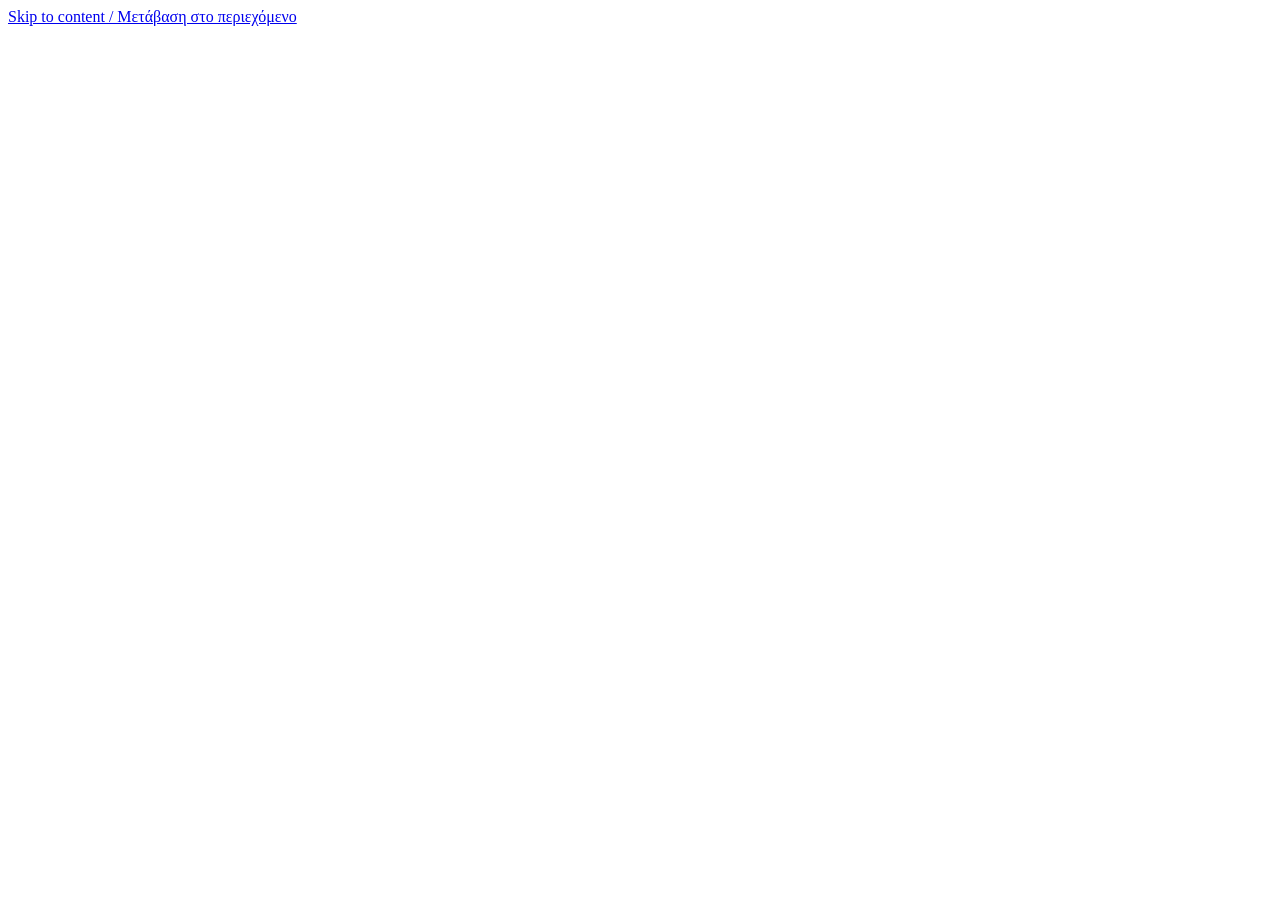
<file: previews/fro360/index.src.html>
<!DOCTYPE html>
<html lang="en"><head><meta charset="UTF-8"><meta name="viewport" content="width=device-width,initial-scale=1"><meta name="color-scheme" content="light"><link rel="icon" href="data:,"><title>FRO-360 · Import concept review</title><style>/* INLINE_CSS */</style></head><body><a class="skip" href="#main">Skip to content / Μετάβαση στο περιεχόμενο</a><div id="app"></div><dialog id="modal" aria-labelledby="modal-title"></dialog><div id="toast" role="status" aria-live="polite"></div><script>/* INLINE_JS */</script></body></html>
</file>
<file: previews/fro326-comparison/preview.css>
:root{--canvas:#f7f8fa;--surface:#fff;--surface-2:#edeff3;--fg:#0a1f3d;--muted:#5c6573;--border:#e3e6eb;--strong:#d7dce3;--accent:#1b9e8a;--accent-active:#0e6557;--danger:#501313;--danger-bg:#fcebeb;--info:#042c53;--info-bg:#e9f1fb;--shadow:0 1px 2px rgb(10 31 61 / .04),0 1px 3px rgb(10 31 61 / .06)}
*{box-sizing:border-box}body{margin:0;background:var(--canvas);color:var(--fg);font:14px/1.6 'Plus Jakarta Sans','Segoe UI',sans-serif}button,input,select,textarea{font:inherit;color:inherit}button{cursor:pointer;border:1px solid var(--strong);border-radius:8px;background:var(--surface);min-height:40px;padding:8px 14px;font-weight:600}button:hover{background:var(--canvas)}button:disabled{opacity:.5;cursor:not-allowed}button.primary{background:var(--accent);color:white;border-color:var(--accent)}button.danger{background:#d33c3c;color:white}input,select{height:40px;width:100%;border:1px solid var(--border);border-radius:8px;padding:0 12px;background:var(--surface)}input:disabled{background:var(--surface-2);color:var(--muted)}textarea{width:100%;min-height:80px;border:1px solid var(--border);border-radius:8px;padding:8px 12px}label,.label{display:block;font-size:12px;font-weight:600;margin-bottom:6px}h1{font-size:20px;line-height:28px;margin:0}h2{font-size:16px;margin:0}h3{font-size:15px;margin:0}p{margin:8px 0}small,.muted{color:var(--muted)}:focus-visible{outline:2px solid var(--accent);outline-offset:3px}.review{padding:20px 28px;background:var(--surface);border-bottom:1px solid var(--border)}.toolbar{display:flex;flex-wrap:wrap;align-items:end;gap:12px;margin-top:16px}.toolbar label{margin:0;min-width:140px}.toolbar select{margin-top:6px}.toolbar button[aria-pressed=true]{border-color:var(--accent);color:var(--accent-active);background:#e1f5ee}.compare{padding:24px;display:grid;grid-template-columns:repeat(3,minmax(0,1fr));gap:20px}.compare.single{grid-template-columns:minmax(0,1fr);max-width:1440px;margin:auto}.artboard{min-width:0}.artboard>header{padding:16px 0;min-height:130px}.artboard>header p{font-size:13px}.frame{border:1px solid var(--border);border-radius:12px;overflow:hidden;background:var(--canvas)}.chrome{background:var(--fg);color:white;padding:14px 20px;display:flex;justify-content:space-between;gap:12px}.shell{display:grid;grid-template-columns:150px minmax(0,1fr)}aside{background:var(--fg);color:#9db6d4;padding:16px 12px}aside div{padding:10px 8px}aside .active{background:#16365f;color:white;border-radius:8px}main{padding:20px;min-width:0}.heading,.row{display:flex;align-items:center;justify-content:space-between;gap:12px;flex-wrap:wrap}.badges{display:flex;gap:8px;flex-wrap:wrap}.badge{font-size:12px;border-radius:6px;padding:2px 8px;background:var(--info-bg);color:var(--info);font-weight:600}.dg{background:var(--danger-bg);color:var(--danger)}.status{background:#f3e8ff;color:#5b21b6;border-radius:999px;padding:4px 10px;font-size:12px;font-weight:600}.late{background:#eef2ff;color:#3730a3}.tabs{display:flex;overflow:auto;border-bottom:1px solid var(--border);margin:16px 0;gap:4px}.tabs button{border:0;border-radius:0;background:transparent;white-space:nowrap;font-weight:400;border-bottom:2px solid transparent}.tabs button.active{color:var(--accent-active);border-color:var(--accent);font-weight:600}.card{border:1px solid var(--border);border-radius:12px;background:var(--surface);padding:20px;box-shadow:var(--shadow);margin-bottom:20px}.card>.row{margin-bottom:16px}.subcard{border:1px solid var(--border);border-radius:8px;padding:16px;background:var(--surface-2);margin:16px 0}.subcard .row+ .row{margin-top:16px}.grid{display:grid;grid-template-columns:repeat(4,minmax(0,1fr));gap:18px 24px}.b .grid,.current .grid{grid-template-columns:repeat(2,minmax(0,1fr))}.field{min-width:0}.value{overflow-wrap:anywhere;min-height:40px;padding:8px 0}.customs{display:grid;grid-template-columns:1fr 1fr;gap:24px;border-top:1px solid var(--border);border-bottom:1px solid var(--border);padding:20px 0;margin:20px 0}.mono{font-family:'JetBrains Mono',Consolas,monospace}.note{font-size:12px;color:var(--info);background:var(--info-bg);padding:10px 12px;border-radius:8px}.new{display:inline-block;font-size:11px;color:var(--info);border:1px dashed #2b7fd4;padding:2px 6px;border-radius:6px;margin:4px 0}.actions{display:flex;gap:8px;flex-wrap:wrap}.actions button{font-size:12px;white-space:normal}.footer{display:flex;justify-content:flex-end;gap:8px;margin-top:20px}.current .label{text-transform:uppercase;color:#9aa3b0;letter-spacing:.05em}.current .overview{display:grid;grid-template-columns:1fr 1fr;gap:20px}.current .overview .card{min-width:0}.current .grid{gap:16px}.state{padding:40px 20px;text-align:center}.comparison-note{max-width:1000px;padding:0 28px 24px}.two-notes{display:grid;gap:16px}.samplelink{border:0;color:var(--accent-active);padding:0;background:none;min-height:32px}.current .tabs button{font-size:12px}dialog{border:1px solid var(--border);border-radius:16px;padding:24px;max-width:min(520px,calc(100vw - 32px));color:var(--fg);box-shadow:0 24px 48px -12px rgb(6 20 37 / .28)}dialog::backdrop{background:rgb(6 20 37 / .5)}dialog .footer{flex-wrap:wrap}.compare:not(.single) .shell{grid-template-columns:1fr}.compare:not(.single) aside{display:none}.compare:not(.single) .grid,.compare:not(.single) .current .overview{grid-template-columns:1fr 1fr}.compare:not(.single) .current .overview{display:block}#announcement{padding:0 28px;color:var(--accent-active)}
@media(max-width:1100px){.compare{grid-template-columns:1fr}.shell{grid-template-columns:1fr}aside{display:none}.grid{grid-template-columns:repeat(2,minmax(0,1fr))}.artboard>header{min-height:auto}.current .overview{display:block}}
@media(max-width:600px){.review{padding:16px}.compare{padding:12px}.grid,.b .grid,.current .grid,.customs,.compare:not(.single) .grid{grid-template-columns:1fr}main{padding:12px}.card{padding:20px}.toolbar{gap:8px}.toolbar label{width:100%}.chrome{padding:12px}.comparison-note{padding:16px}.footer button{flex:1}.tabs{max-width:100%}.subcard{padding:12px}}
@media(prefers-reduced-motion:reduce){*{scroll-behavior:auto!important}}
/* FRO-326 local revision: compact status, contextual help, structured colli expansion. */
.status-panel{display:flex;flex-wrap:wrap;align-items:center;gap:20px;background:var(--canvas)}.status-panel>.row{flex-basis:100%;margin:0}.status-panel .status-action{margin-left:auto}.status-panel .status-value{display:inline-flex;align-items:center;gap:6px;border-radius:8px;padding:8px 12px;font-size:14px;line-height:1.4;font-weight:600}.status-dot{width:6px;height:6px;border-radius:50%;background:currentColor;flex-shrink:0}.status-value.tone-pending{background:var(--surface-2);color:var(--muted)}.status-value.tone-ready{background:#ecfccb;color:#3f6212}.status-value.tone-in_stock{background:#cffafe;color:#155e75}.status-value.tone-shipped{background:#eef2ff;color:#3730a3}.status-value.tone-awaiting_import{background:#fef6e7;color:#633806}.status-value.tone-cancelled{background:var(--danger-bg);color:var(--danger)}
.email-action{display:flex;align-items:center;gap:6px}.action-help{position:relative;font-size:12px}.action-help summary{list-style:none;cursor:pointer;color:var(--muted);padding:8px}.action-help summary::-webkit-details-marker{display:none}.action-help>span{display:none;position:absolute;right:0;top:100%;z-index:80;width:230px;max-width:70vw;background:var(--fg);color:white;border-radius:8px;padding:10px 12px;box-shadow:var(--shadow)}.action-help[open]>span,.action-help:hover>span,.action-help:focus-within>span{display:block}.colli-table>tbody>tr>td{padding:10px 14px}.colli-table .colli-toggle{border:0;background:transparent;padding:4px 0;white-space:nowrap;color:var(--accent-active)}.colli-flags{max-width:250px;gap:6px}.colli-flags label{font-size:12px}.flag-neutral{background:var(--surface-2);color:var(--muted)}.colli-table input:not([type=checkbox]){min-width:60px;max-width:100px}.colli-dimensions{display:flex;align-items:center;gap:4px;white-space:nowrap}.colli-dimensions input{width:64px}.colli-table .expanded>td{padding:0;background:var(--canvas)}.colli-detail{padding:24px 28px;max-width:820px;margin-left:40px}.colli-detail-grid{grid-template-columns:minmax(0,1fr) minmax(0,1fr);gap:20px 28px}.colli-detail .value{padding:0;min-height:24px}.colli-detail label{color:var(--muted)}.dg-section{margin-top:20px;padding-top:20px;border-top:1px solid var(--border)}.dg-section h3{font-size:13px;margin-bottom:16px}.colli-detail textarea{min-height:80px}.colli-detail input:not([type=checkbox]){max-width:none;width:100%}.colli-detail select{max-width:100%}@media(max-width:700px){.status-panel .status-action{margin-left:0}.status-panel>.actions{width:100%}.colli-detail{margin-left:0;padding:20px}.colli-detail-grid{grid-template-columns:1fr 1fr}}
.colli-table input[type=checkbox]{min-width:16px;max-width:16px;width:16px;flex:0 0 16px}.colli-flags{display:grid;grid-template-columns:repeat(2,max-content);gap:8px 16px}.colli-flags label{gap:6px}.colli-table .colli-toggle{font-size:13px}.colli-table .expanded .grid{grid-template-columns:minmax(0,1fr) minmax(0,1fr)}
</file>
